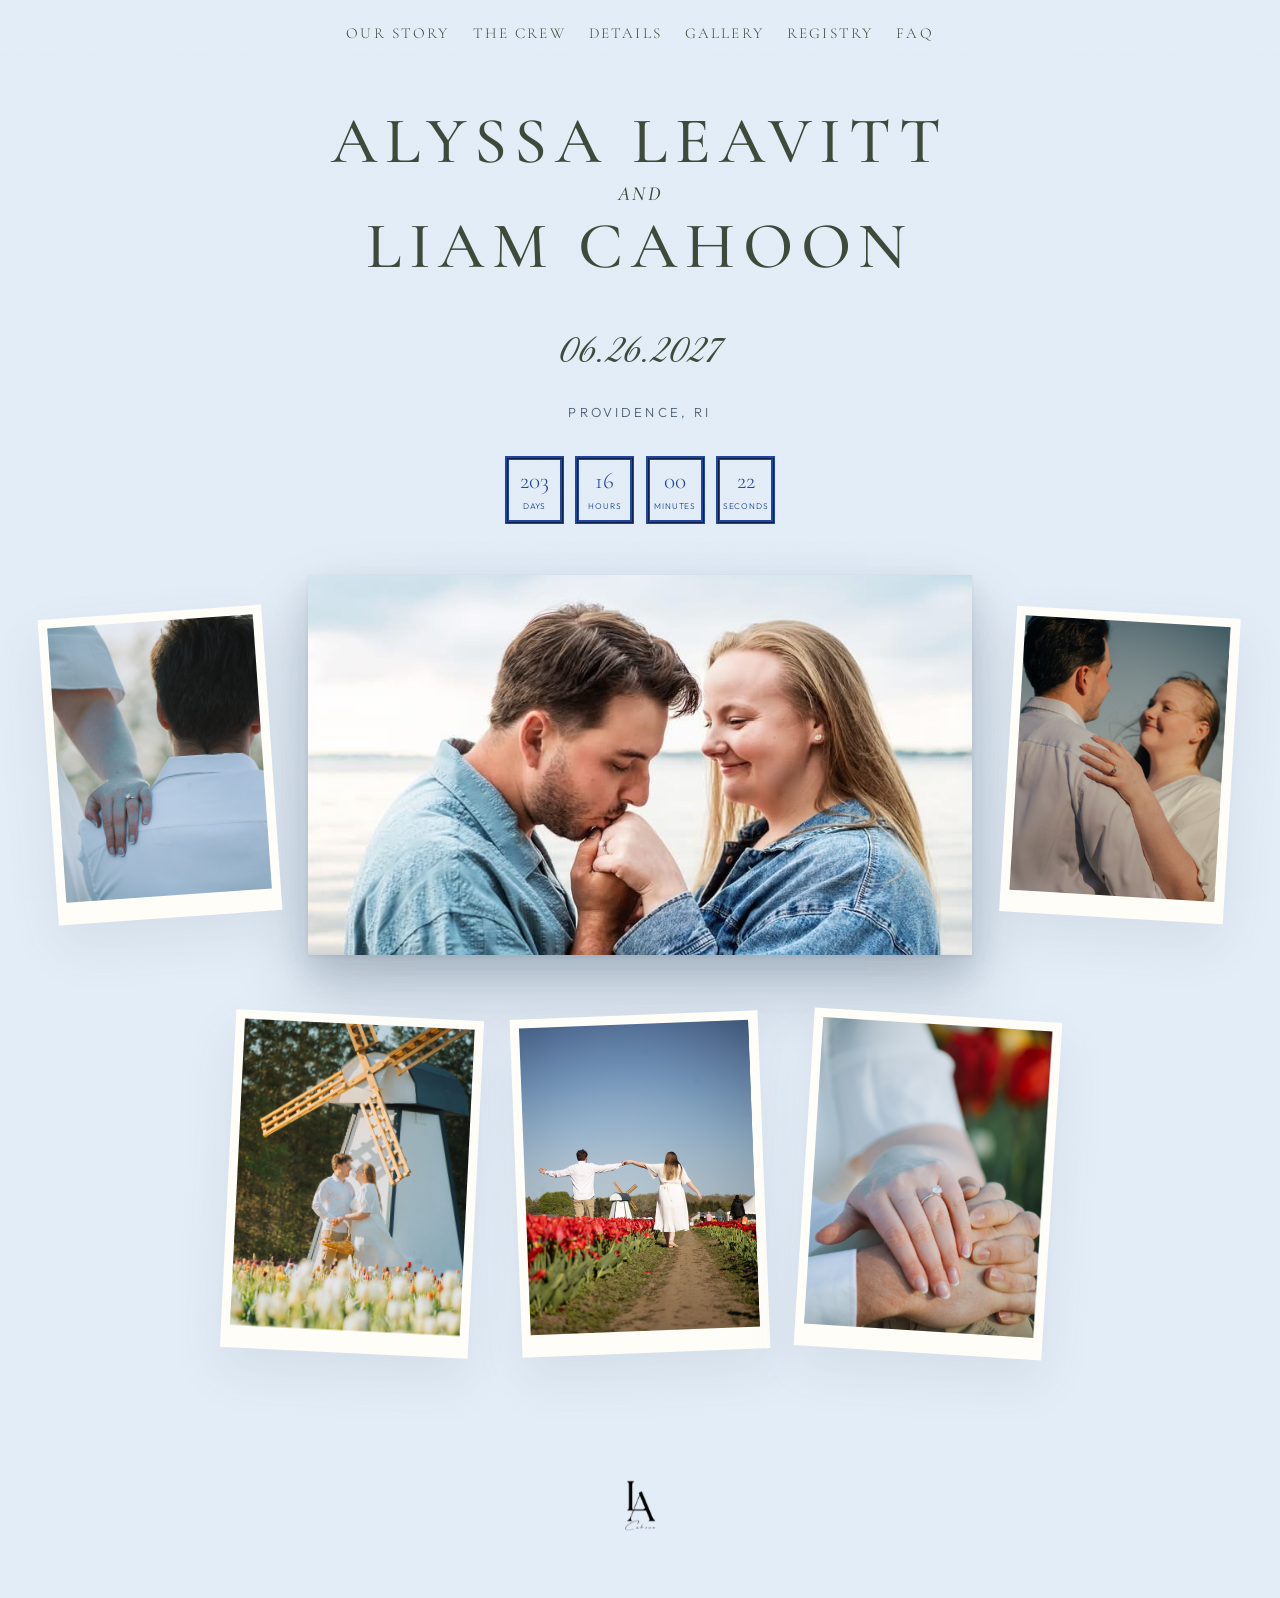
<file: index.html>
<!DOCTYPE html>
<html lang="en">
<head>
  <meta charset="UTF-8">
  <meta name="viewport" content="width=device-width, initial-scale=1.0">
  <meta http-equiv="refresh" content="0; url=pages/home.html">
  <link rel="canonical" href="pages/home.html">
  <link rel="icon" href="assets/images/Cahoon%20Logo.png" type="image/png">
  <title>Alyssa &amp; Liam Cahoon — June 26, 2027</title>
  <script>location.replace("pages/home.html");</script>
</head>
<body>
  <p><a href="pages/home.html">Continue to Alyssa &amp; Liam’s wedding site</a></p>
</body>
</html>
</file>
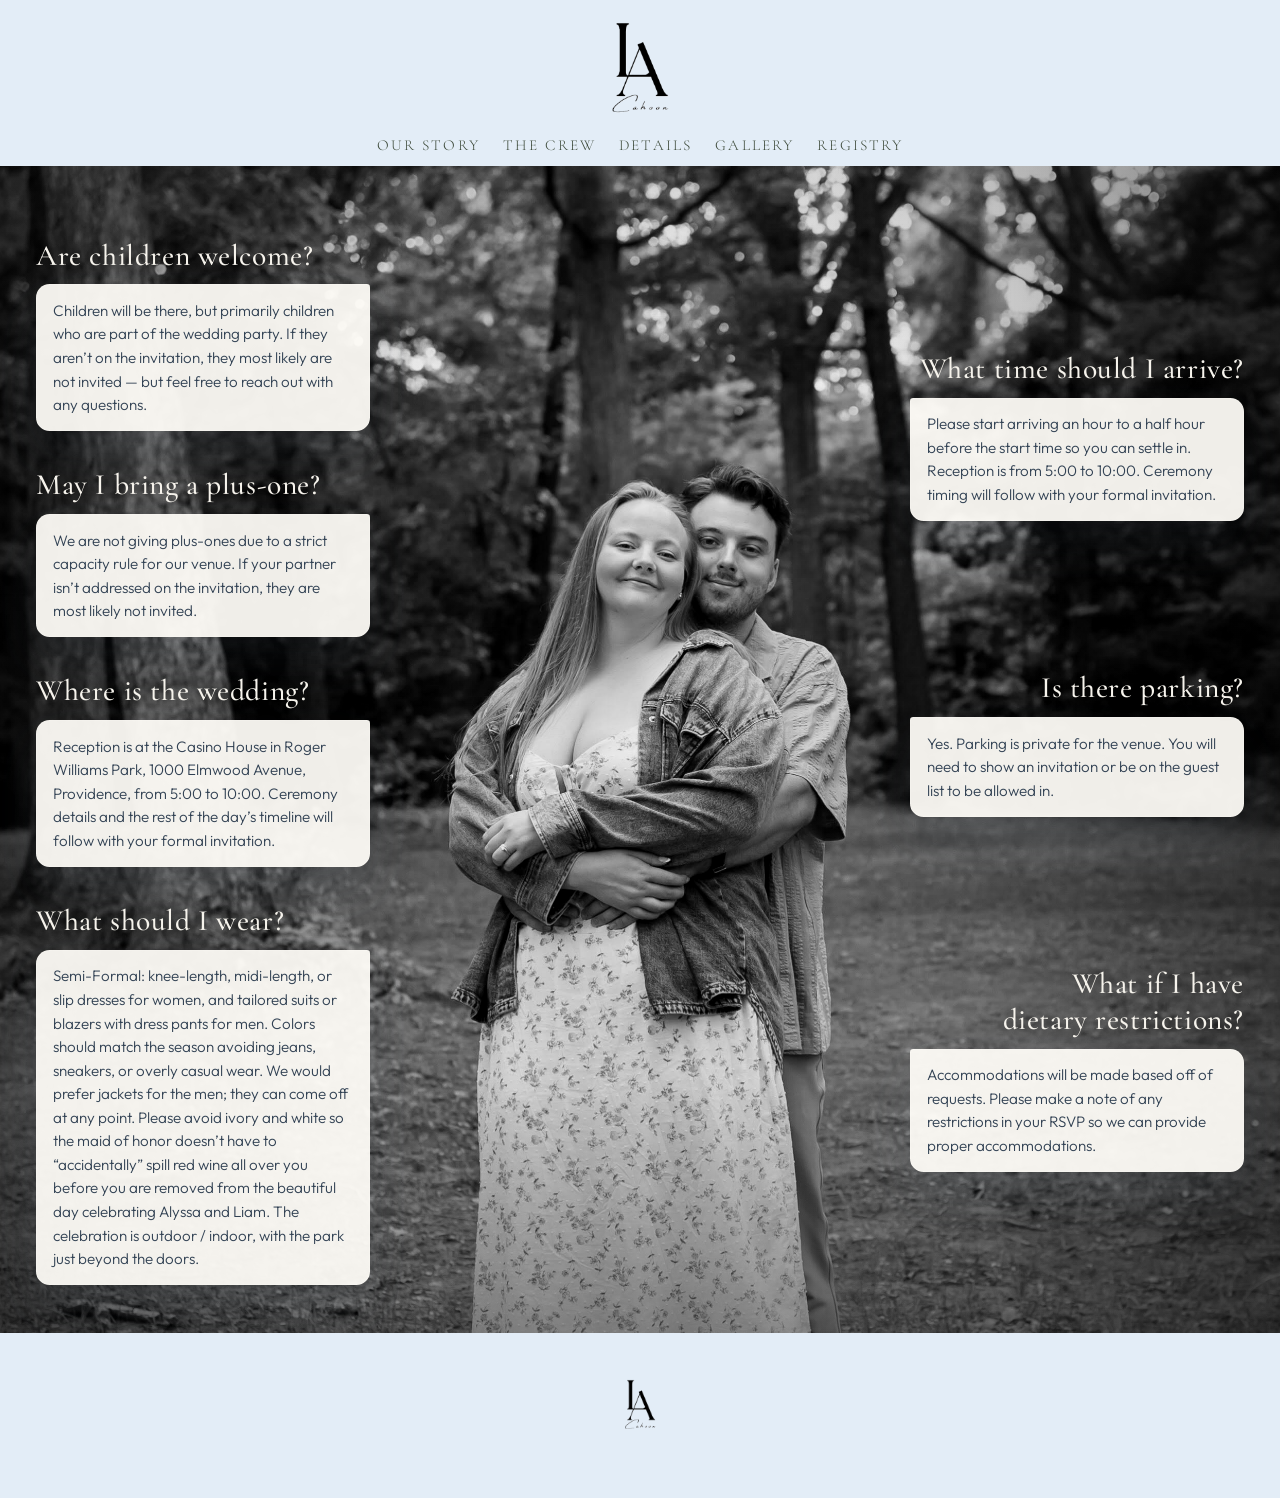
<file: pages/FAQs.html>
<!DOCTYPE html>
<html lang="en">
<head>
  <meta charset="UTF-8">
  <meta name="viewport" content="width=device-width, initial-scale=1.0">
  <meta name="description" content="Questions and answers for Alyssa and Liam Cahoon’s wedding at the Roger Williams Casino.">
  <meta name="theme-color" content="#e4edf3">
  <title>FAQs — Alyssa &amp; Liam Cahoon</title>
  <link rel="icon" href="../assets/images/Cahoon%20Logo.png" type="image/png">
  <link rel="apple-touch-icon" href="../assets/images/Cahoon%20Logo.png">
  <link rel="preconnect" href="https://fonts.googleapis.com">
  <link rel="preconnect" href="https://fonts.gstatic.com" crossorigin>
  <link href="https://fonts.googleapis.com/css2?family=Cormorant+Garamond:ital,wght@0,400;0,500;0,600;1,400;1,500&family=Great+Vibes&family=Outfit:wght@300;400;500&display=swap" rel="stylesheet">
  <link rel="stylesheet" href="../styles.css?v=155">
</head>
<body class="is-faq">
  <a class="skip-link" href="#main">Skip to content</a>
  <header class="masthead" data-header>
    <a class="brand" href="home.html"><img src="../assets/images/Cahoon%20Logo.png" alt="Alyssa and Liam Cahoon"></a>
    <button class="nav-toggle" type="button" data-nav-toggle aria-expanded="false" aria-controls="site-nav">
      <span class="nav-toggle-bar"></span>
      <span class="visually-hidden">Menu</span>
    </button>
    <nav class="site-nav" id="site-nav" data-nav>
      <ul class="nav-list">
        <li><a href="ourstory.html">Our Story</a></li>
        <li><a href="meetthecrew.html">The Crew</a></li>
        <li><a href="weddingdetails.html">Details</a></li>
        <li><a href="gallery.html">Gallery</a></li>
        <li><a href="registry.html">Registry</a></li>
        <li><a href="FAQs.html">FAQ</a></li>
        <!-- RSVP: uncomment when invitations go out
        <li><a href="rsvp.html">RSVP</a></li>
        -->
      </ul>
    </nav>
  </header>

  <main id="main" class="faq-page">
    <div class="faq-photo" aria-hidden="true"></div>
    <h1 class="visually-hidden">Questions</h1>
    <div class="faq-spread">
      <div class="faq-col faq-col-start">
        <article class="faq-item">
          <h2 class="faq-question">Are children welcome?</h2>
          <div class="faq-answer">
            <p>Children will be there, but primarily children who are part of the wedding party. If they aren’t on the invitation, they most likely are not invited — but feel free to reach out with any questions.</p>
          </div>
        </article>
        <article class="faq-item">
          <h2 class="faq-question">May I bring a plus-one?</h2>
          <div class="faq-answer">
            <p>We are not giving plus-ones due to a strict capacity rule for our venue. If your partner isn’t addressed on the invitation, they are most likely not invited.</p>
          </div>
        </article>
        <article class="faq-item">
          <h2 class="faq-question">Where is the wedding?</h2>
          <div class="faq-answer">
            <p>Reception is at the Casino House in Roger Williams Park, 1000 Elmwood Avenue, Providence, from 5:00 to 10:00. Ceremony details and the rest of the day’s timeline will follow with your formal invitation.</p>
          </div>
        </article>
        <article class="faq-item">
          <h2 class="faq-question">What should I wear?</h2>
          <div class="faq-answer">
            <p>Semi-Formal: knee-length, midi-length, or slip dresses for women, and tailored suits or blazers with dress pants for men. Colors should match the season avoiding jeans, sneakers, or overly casual wear. We would prefer jackets for the men; they can come off at any point. Please avoid ivory and white so the maid of honor doesn’t have to “accidentally” spill red wine all over you before you are removed from the beautiful day celebrating Alyssa and Liam. The celebration is outdoor / indoor, with the park just beyond the doors.</p>
          </div>
        </article>
      </div>
      <div class="faq-col faq-col-end">
        <article class="faq-item">
          <h2 class="faq-question">What time should I arrive?</h2>
          <div class="faq-answer">
            <p>Please start arriving an hour to a half hour before the start time so you can settle in. Reception is from 5:00 to 10:00. Ceremony timing will follow with your formal invitation.</p>
          </div>
        </article>
        <article class="faq-item">
          <h2 class="faq-question">Is there parking?</h2>
          <div class="faq-answer">
            <p>Yes. Parking is private for the venue. You will need to show an invitation or be on the guest list to be allowed in.</p>
          </div>
        </article>
        <article class="faq-item">
          <h2 class="faq-question">What if I have dietary restrictions?</h2>
          <div class="faq-answer">
            <p>Accommodations will be made based off of requests. Please make a note of any restrictions in your RSVP so we can provide proper accommodations.</p>
          </div>
        </article>
      </div>
    </div>
  </main>

  <footer class="site-footer">
    <a class="footer-logo" href="home.html"><img src="../assets/images/Cahoon%20Logo.png" alt="Alyssa and Liam Cahoon"></a>
  </footer>

  <script src="../script.js?v=3"></script>
</body>
</html>
</file>
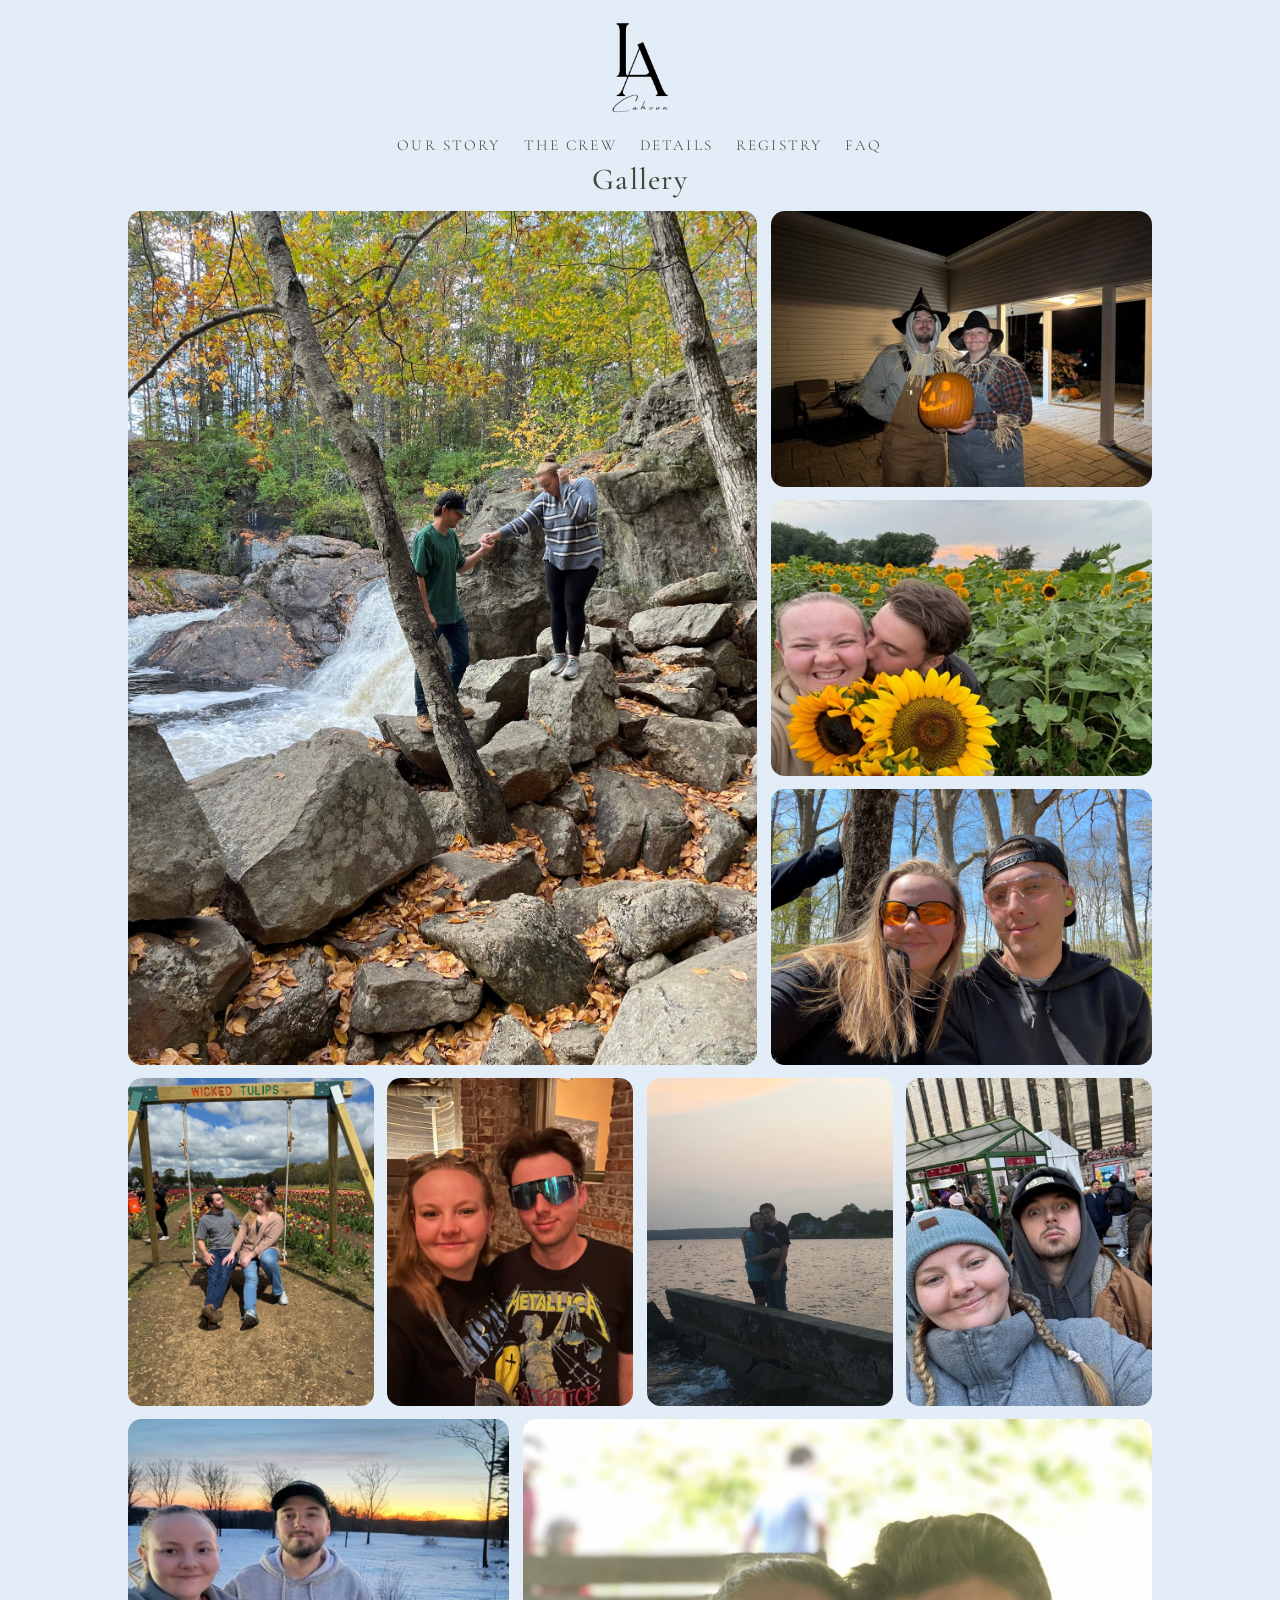
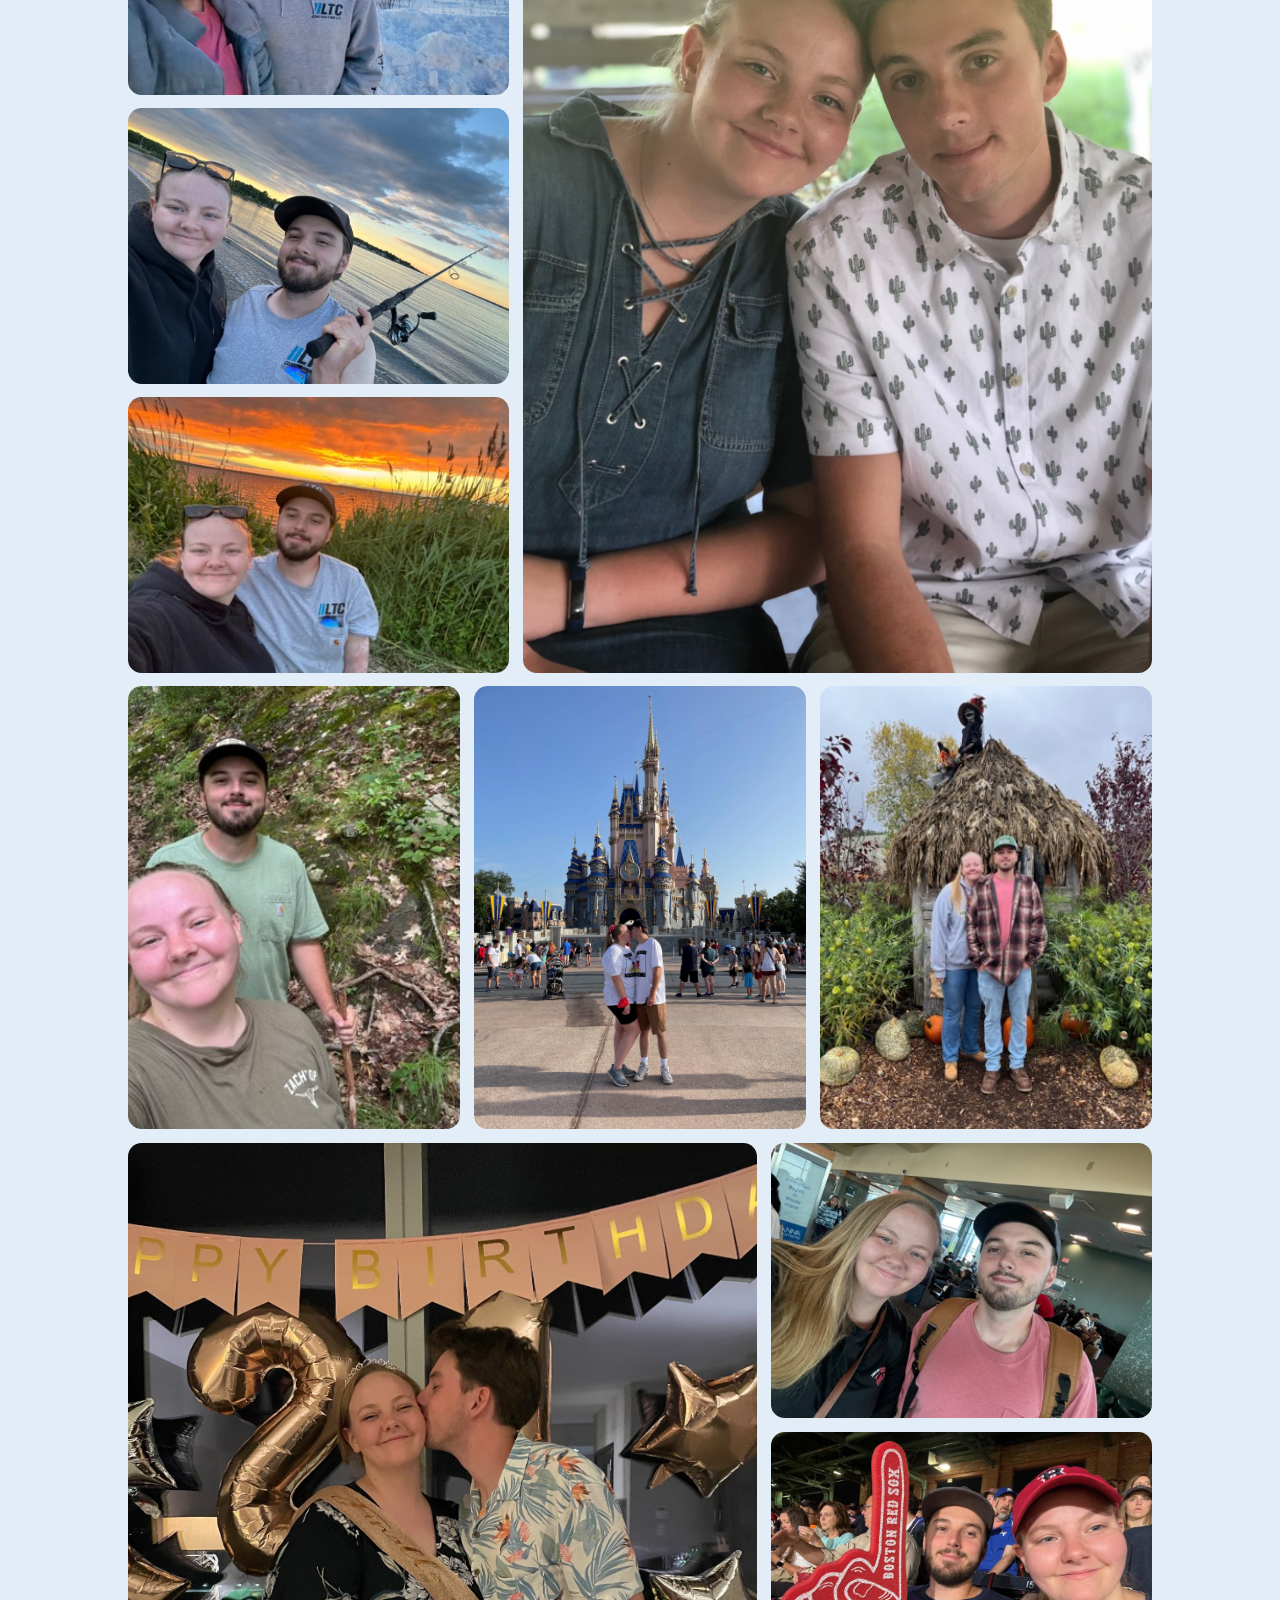
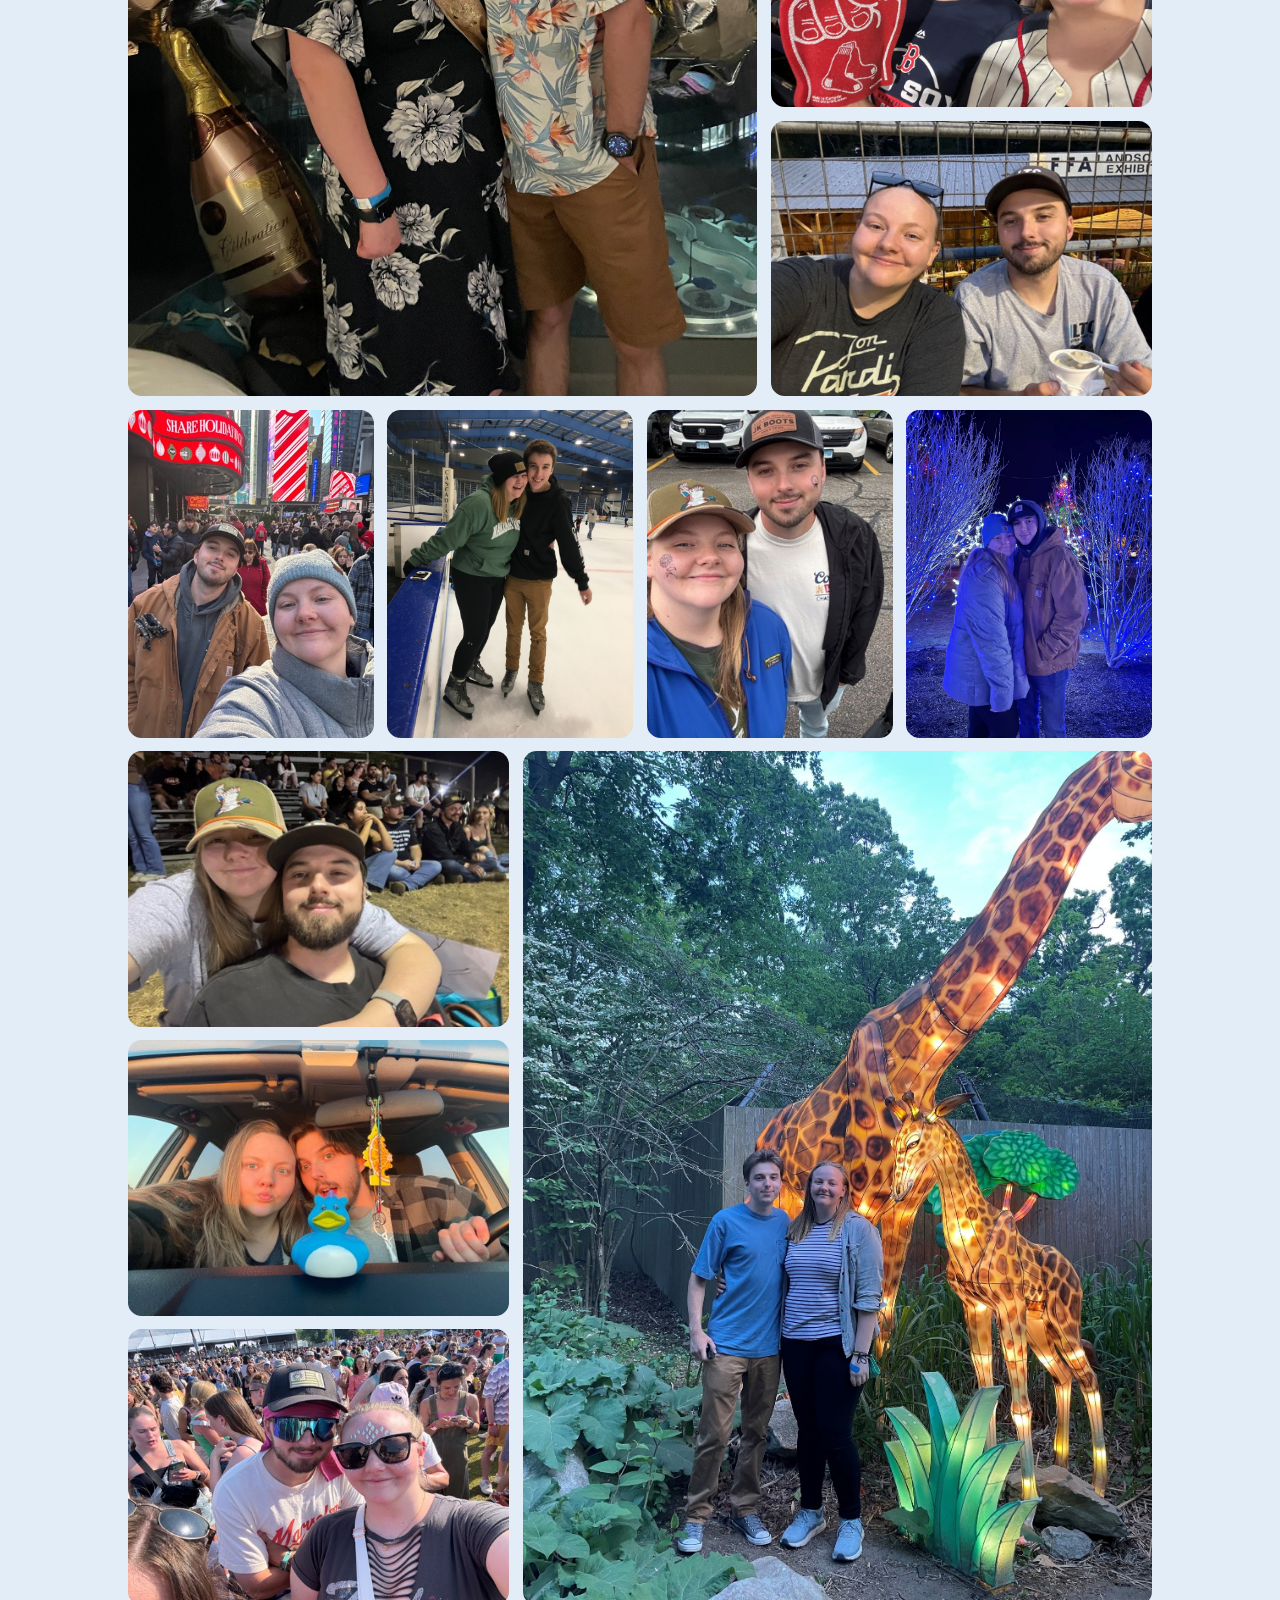
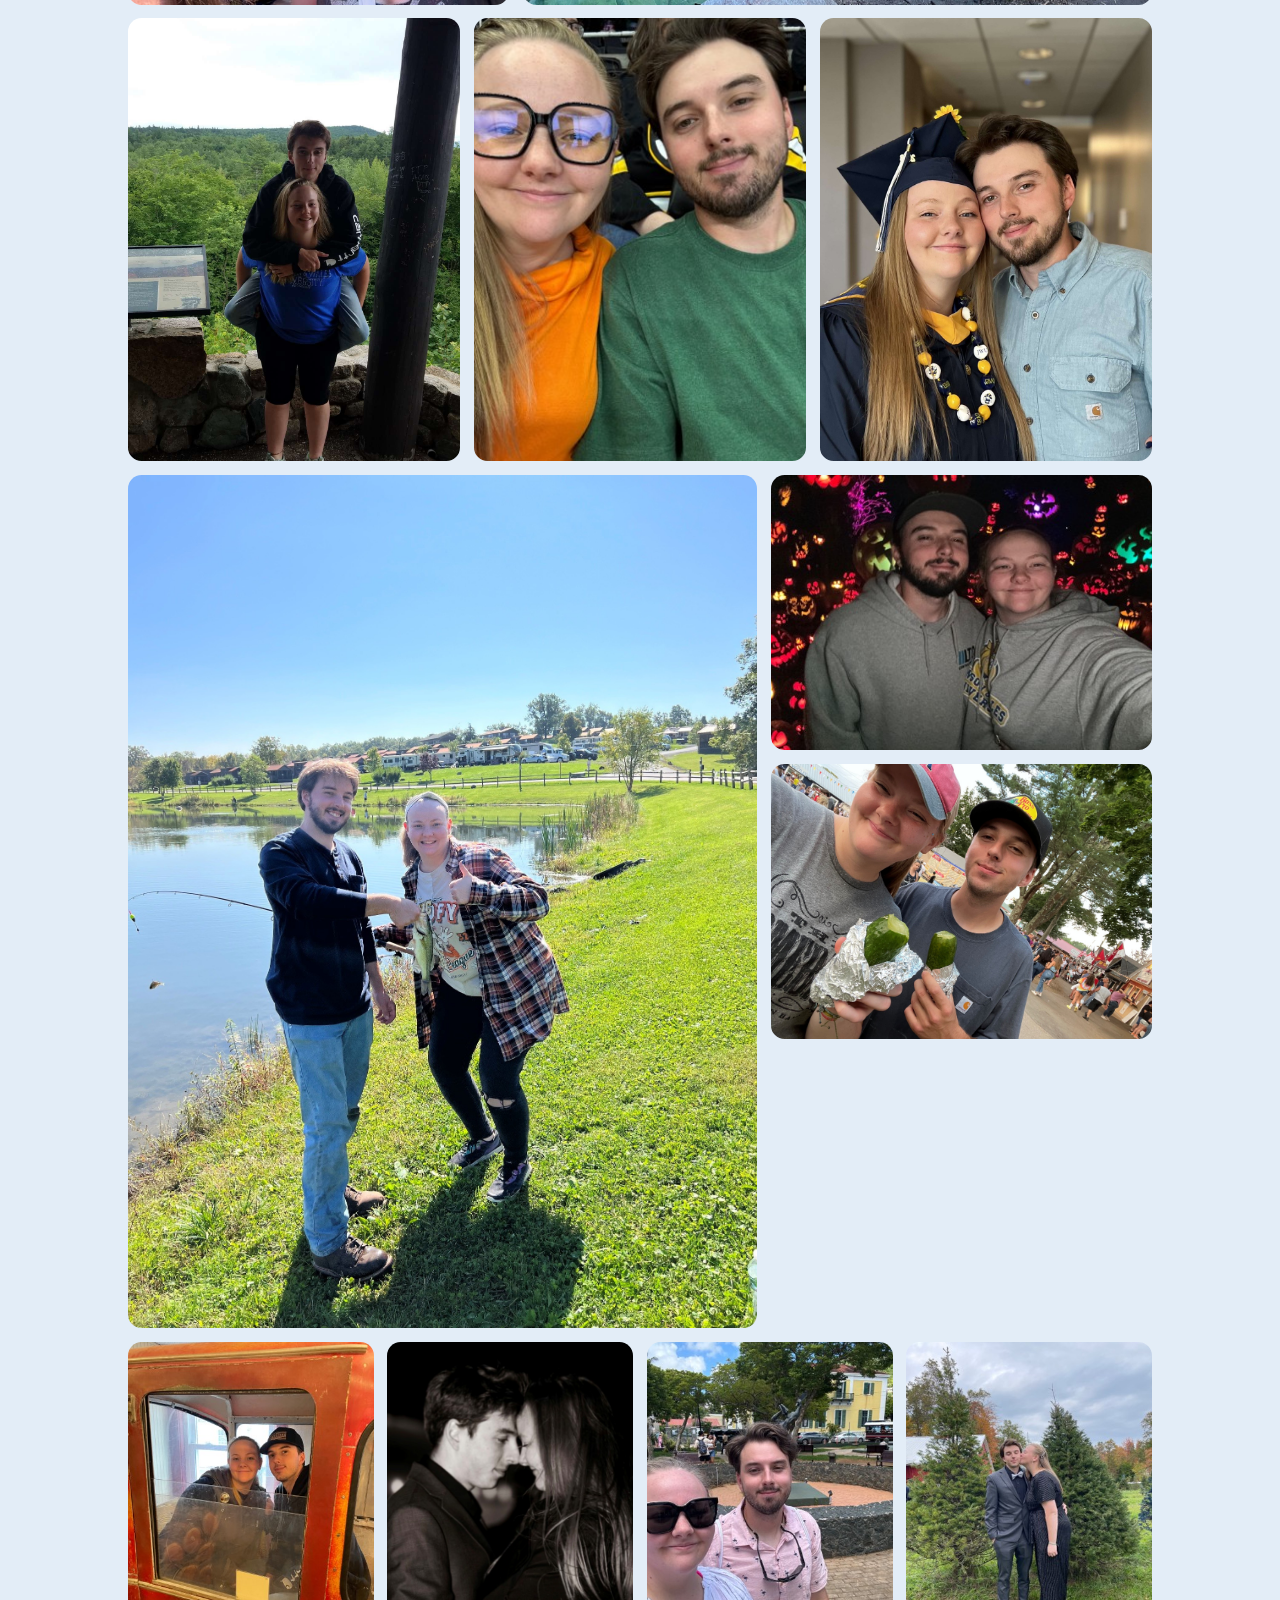
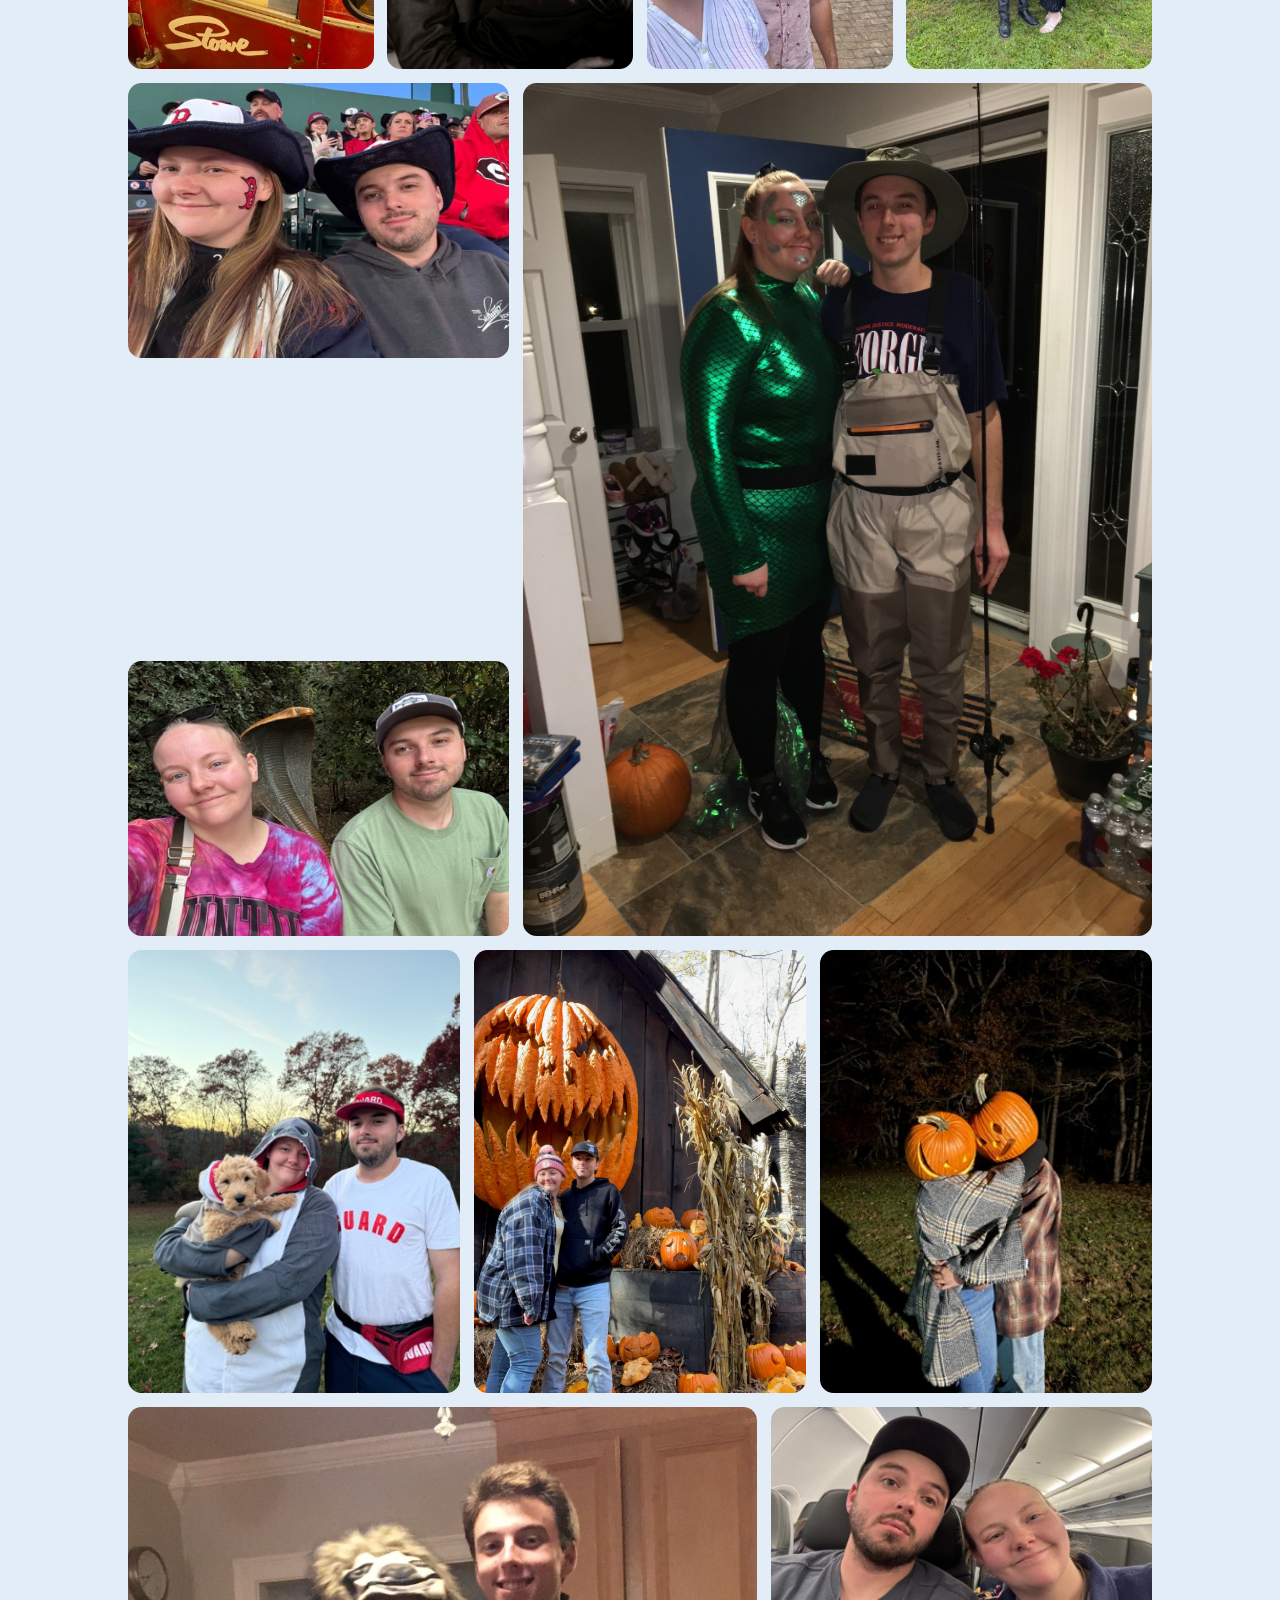
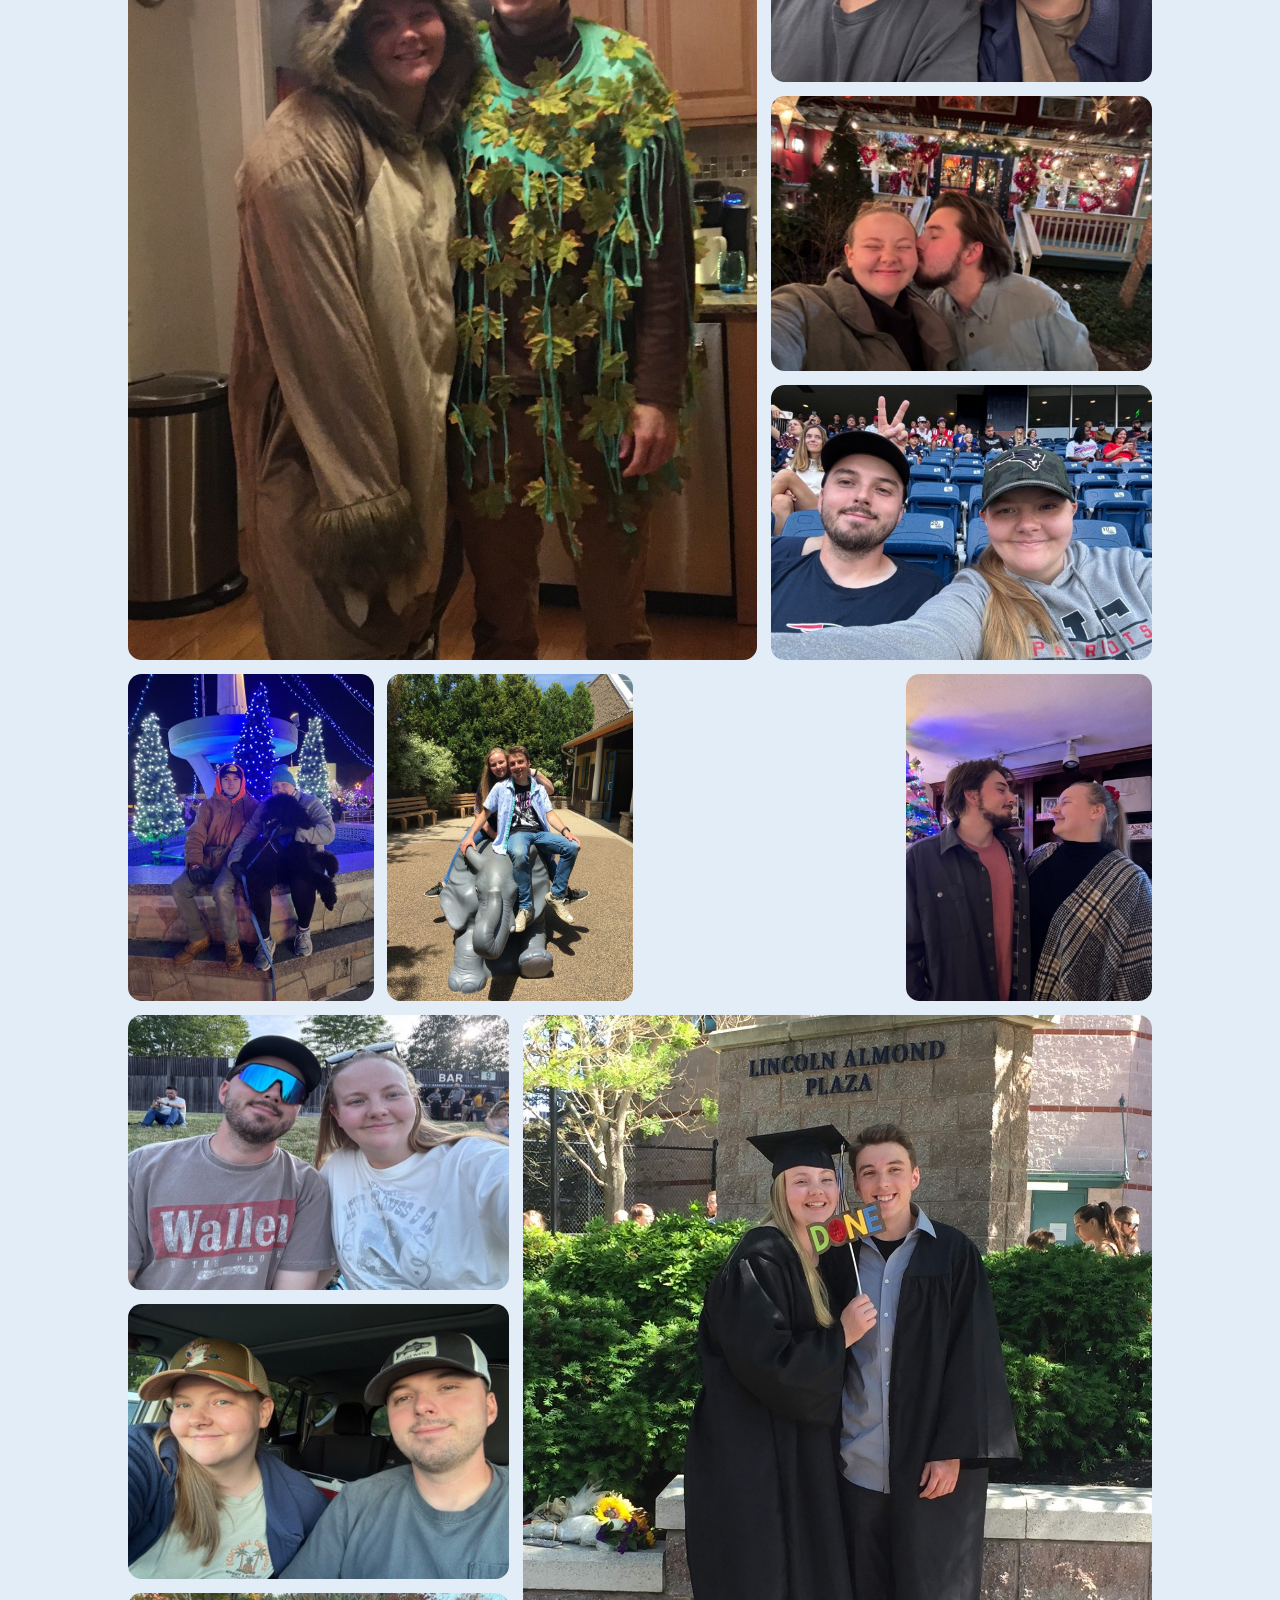
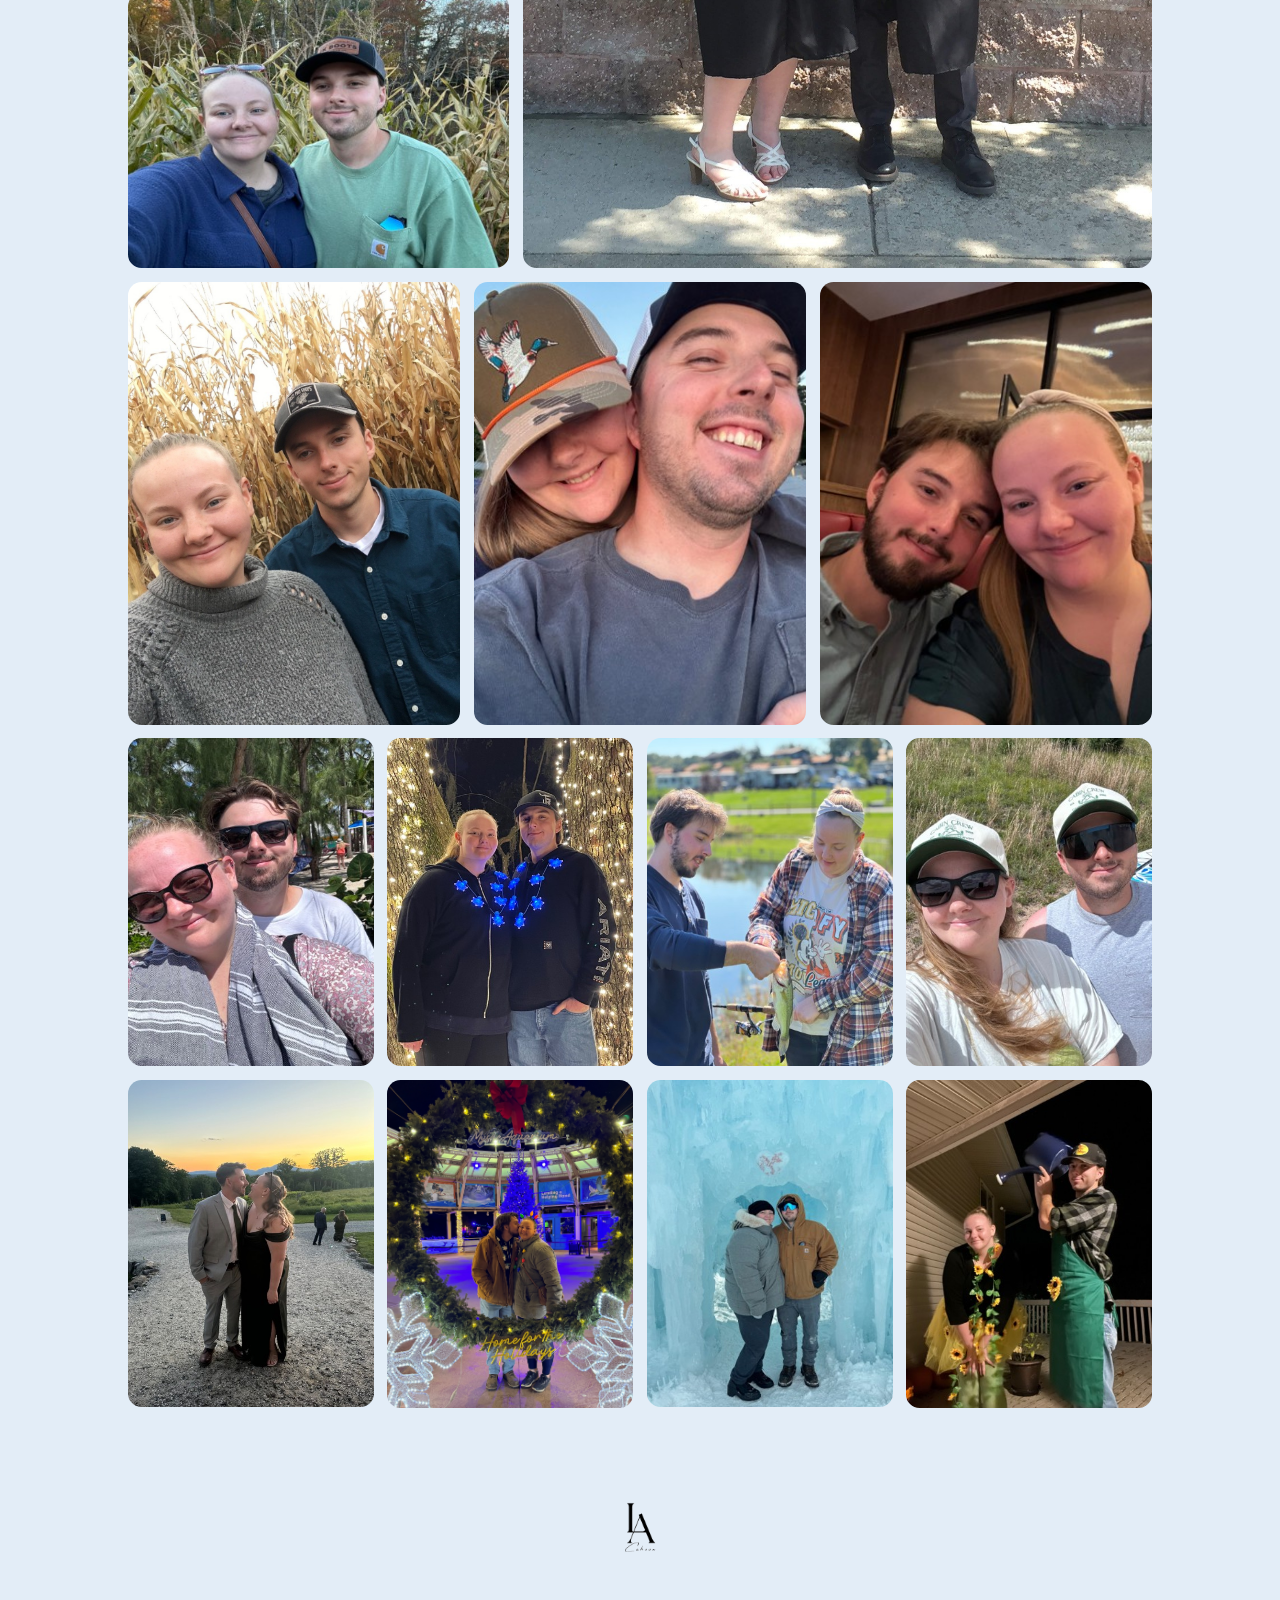
<file: pages/gallery.html>
<!DOCTYPE html>
<html lang="en">
<head>
  <meta charset="UTF-8">
  <meta name="viewport" content="width=device-width, initial-scale=1.0">
  <meta name="description" content="A gallery of Alyssa and Liam Cahoon.">
  <meta name="theme-color" content="#e3edf7">
  <title>Gallery — Alyssa &amp; Liam Cahoon</title>
  <link rel="icon" href="../assets/images/Cahoon%20Logo.png" type="image/png">
  <link rel="apple-touch-icon" href="../assets/images/Cahoon%20Logo.png">
  <link rel="preconnect" href="https://fonts.googleapis.com">
  <link rel="preconnect" href="https://fonts.gstatic.com" crossorigin>
  <link href="https://fonts.googleapis.com/css2?family=Cormorant+Garamond:ital,wght@0,400;0,500;0,600;1,400;1,500&family=Great+Vibes&family=Outfit:wght@300;400;500&display=swap" rel="stylesheet">
  <link rel="stylesheet" href="../styles.css?v=155">
</head>
<body class="is-gallery">
  <a class="skip-link" href="#main">Skip to content</a>
  <header class="masthead" data-header>
    <a class="brand" href="home.html"><img src="../assets/images/Cahoon%20Logo.png" alt="Alyssa and Liam Cahoon"></a>
    <button class="nav-toggle" type="button" data-nav-toggle aria-expanded="false" aria-controls="site-nav">
      <span class="nav-toggle-bar"></span>
      <span class="visually-hidden">Menu</span>
    </button>
    <nav class="site-nav" id="site-nav" data-nav>
      <ul class="nav-list">
        <li><a href="ourstory.html">Our Story</a></li>
        <li><a href="meetthecrew.html">The Crew</a></li>
        <li><a href="weddingdetails.html">Details</a></li>
        <li><a href="gallery.html">Gallery</a></li>
        <li><a href="registry.html">Registry</a></li>
        <li><a href="FAQs.html">FAQ</a></li>
        <!-- RSVP: uncomment when invitations go out
        <li><a href="rsvp.html">RSVP</a></li>
        -->
      </ul>
    </nav>
  </header>

  <main id="main">
    <section class="hero page-hero page-hero-compact">
      <h1 class="hero-names">
        <span class="hero-name">Gallery</span>
      </h1>
    </section>

    <section class="section gallery-section">
      <div class="gallery-mosaic">
      <article class="gallery-block">
        <figure class="gallery-hero">
          <img src="../assets/images/photos/gallery/hiking.jpg" alt="Alyssa and Liam" data-photo="hiking.jpg" loading="lazy" decoding="async">
        </figure>
        <figure class="gallery-tile">
          <img src="../assets/images/photos/gallery/Picture65.jpg" alt="Alyssa and Liam" data-photo="Picture65.jpg" loading="lazy" decoding="async">
        </figure>
        <figure class="gallery-tile">
          <img src="../assets/images/photos/gallery/Picture89.jpg" alt="Alyssa and Liam" data-photo="Picture89.jpg" loading="lazy" decoding="async">
        </figure>
        <figure class="gallery-tile">
          <img src="../assets/images/photos/gallery/10.jpg" alt="Alyssa and Liam" data-photo="10.jpg" loading="lazy" decoding="async">
        </figure>
      </article>
      <article class="gallery-row">
        <figure class="gallery-portrait">
          <img src="../assets/images/photos/gallery/23.jpg" alt="Alyssa and Liam" data-photo="23.jpg" loading="lazy" decoding="async">
        </figure>
        <figure class="gallery-portrait">
          <img src="../assets/images/photos/gallery/17.jpg" alt="Alyssa and Liam" data-photo="17.jpg" loading="lazy" decoding="async">
        </figure>
        <figure class="gallery-portrait">
          <img src="../assets/images/photos/gallery/1.jpg" alt="Alyssa and Liam" data-photo="1.jpg" loading="lazy" decoding="async">
        </figure>
        <figure class="gallery-portrait">
          <img src="../assets/images/photos/gallery/Picture57.jpg" alt="Alyssa and Liam" data-photo="Picture57.jpg" loading="lazy" decoding="async">
        </figure>
      </article>
      <article class="gallery-block gallery-block-flip">
        <figure class="gallery-hero">
          <img src="../assets/images/photos/gallery/4.jpg" alt="Alyssa and Liam" data-photo="4.jpg" loading="lazy" decoding="async">
        </figure>
        <figure class="gallery-tile">
          <img src="../assets/images/photos/gallery/Picture94.jpg" alt="Alyssa and Liam" data-photo="Picture94.jpg" loading="lazy" decoding="async">
        </figure>
        <figure class="gallery-tile">
          <img src="../assets/images/photos/gallery/Picture88.jpg" alt="Alyssa and Liam" data-photo="Picture88.jpg" loading="lazy" decoding="async">
        </figure>
        <figure class="gallery-tile">
          <img src="../assets/images/photos/gallery/Picture93.jpg" alt="Alyssa and Liam" data-photo="Picture93.jpg" loading="lazy" decoding="async">
        </figure>
      </article>
      <article class="gallery-row gallery-row-three">
        <figure class="gallery-portrait">
          <img src="../assets/images/photos/gallery/Picture62.jpg" alt="Alyssa and Liam" data-photo="Picture62.jpg" loading="lazy" decoding="async">
        </figure>
        <figure class="gallery-portrait">
          <img src="../assets/images/photos/gallery/13.jpg" alt="Alyssa and Liam" data-photo="13.jpg" loading="lazy" decoding="async">
        </figure>
        <figure class="gallery-portrait">
          <img src="../assets/images/photos/gallery/Picture54.jpg" alt="Alyssa and Liam" data-photo="Picture54.jpg" loading="lazy" decoding="async">
        </figure>
      </article>
      <article class="gallery-block">
        <figure class="gallery-hero">
          <img src="../assets/images/photos/gallery/16.jpg" alt="Alyssa and Liam" data-photo="16.jpg" loading="lazy" decoding="async">
        </figure>
        <figure class="gallery-tile">
          <img src="../assets/images/photos/gallery/Picture73.jpg" alt="Alyssa and Liam" data-photo="Picture73.jpg" loading="lazy" decoding="async">
        </figure>
        <figure class="gallery-tile">
          <img src="../assets/images/photos/gallery/20.jpg" alt="Alyssa and Liam" data-photo="20.jpg" loading="lazy" decoding="async">
        </figure>
        <figure class="gallery-tile">
          <img src="../assets/images/photos/gallery/Picture90.jpg" alt="Alyssa and Liam" data-photo="Picture90.jpg" loading="lazy" decoding="async">
        </figure>
      </article>
      <article class="gallery-row">
        <figure class="gallery-portrait">
          <img src="../assets/images/photos/gallery/Picture58.jpg" alt="Alyssa and Liam" data-photo="Picture58.jpg" loading="lazy" decoding="async">
        </figure>
        <figure class="gallery-portrait">
          <img src="../assets/images/photos/gallery/ice%20skating.jpg" alt="Alyssa and Liam" data-photo="ice skating.jpg" loading="lazy" decoding="async">
        </figure>
        <figure class="gallery-portrait">
          <img src="../assets/images/photos/gallery/Picture61.jpg" alt="Alyssa and Liam" data-photo="Picture61.jpg" loading="lazy" decoding="async">
        </figure>
        <figure class="gallery-portrait">
          <img src="../assets/images/photos/gallery/9.jpg" alt="Alyssa and Liam" data-photo="9.jpg" loading="lazy" decoding="async">
        </figure>
      </article>
      <article class="gallery-block gallery-block-flip">
        <figure class="gallery-hero">
          <img src="../assets/images/photos/gallery/11.jpg" alt="Alyssa and Liam" data-photo="11.jpg" loading="lazy" decoding="async">
        </figure>
        <figure class="gallery-tile">
          <img src="../assets/images/photos/gallery/Picture63.jpg" alt="Alyssa and Liam" data-photo="Picture63.jpg" loading="lazy" decoding="async">
        </figure>
        <figure class="gallery-tile">
          <img src="../assets/images/photos/gallery/Picture96.jpg" alt="Alyssa and Liam" data-photo="Picture96.jpg" loading="lazy" decoding="async">
        </figure>
        <figure class="gallery-tile">
          <img src="../assets/images/photos/gallery/Picture87.jpg" alt="Alyssa and Liam" data-photo="Picture87.jpg" loading="lazy" decoding="async">
        </figure>
      </article>
      <article class="gallery-row gallery-row-three">
        <figure class="gallery-portrait">
          <img src="../assets/images/photos/gallery/6.jpg" alt="Alyssa and Liam" data-photo="6.jpg" loading="lazy" decoding="async">
        </figure>
        <figure class="gallery-portrait">
          <img src="../assets/images/photos/gallery/Picture64.jpg" alt="Alyssa and Liam" data-photo="Picture64.jpg" loading="lazy" decoding="async">
        </figure>
        <figure class="gallery-portrait">
          <img src="../assets/images/photos/gallery/19.jpg" alt="Alyssa and Liam" data-photo="19.jpg" loading="lazy" decoding="async">
        </figure>
      </article>
      <article class="gallery-block">
        <figure class="gallery-hero">
          <img src="../assets/images/photos/gallery/21.jpg" alt="Alyssa and Liam" data-photo="21.jpg" loading="lazy" decoding="async">
        </figure>
        <figure class="gallery-tile">
          <img src="../assets/images/photos/gallery/Picture84.jpg" alt="Alyssa and Liam" data-photo="Picture84.jpg" loading="lazy" decoding="async">
        </figure>
        <figure class="gallery-tile">
          <img src="../assets/images/photos/gallery/12.jpg" alt="Alyssa and Liam" data-photo="12.jpg" loading="lazy" decoding="async">
        </figure>
        <figure class="gallery-tile">
          <img src="../assets/images/photos/gallery/pumpkin.jpg" alt="Alyssa and Liam" data-photo="pumpkin.jpg" loading="lazy" decoding="async">
        </figure>
      </article>
      <article class="gallery-row">
        <figure class="gallery-portrait">
          <img src="../assets/images/photos/gallery/Picture80.jpg" alt="Alyssa and Liam" data-photo="Picture80.jpg" loading="lazy" decoding="async">
        </figure>
        <figure class="gallery-portrait">
          <img src="../assets/images/photos/gallery/forehead.jpg" alt="Alyssa and Liam" data-photo="forehead.jpg" loading="lazy" decoding="async">
        </figure>
        <figure class="gallery-portrait">
          <img src="../assets/images/photos/gallery/Picture75.jpg" alt="Alyssa and Liam" data-photo="Picture75.jpg" loading="lazy" decoding="async">
        </figure>
        <figure class="gallery-portrait">
          <img src="../assets/images/photos/gallery/Picture78.jpg" alt="Alyssa and Liam" data-photo="Picture78.jpg" loading="lazy" decoding="async">
        </figure>
      </article>
      <article class="gallery-block gallery-block-flip">
        <figure class="gallery-hero">
          <img src="../assets/images/photos/gallery/8.jpg" alt="Alyssa and Liam" data-photo="8.jpg" loading="lazy" decoding="async">
        </figure>
        <figure class="gallery-tile">
          <img src="../assets/images/photos/gallery/Picture68.jpg" alt="Alyssa and Liam" data-photo="Picture68.jpg" loading="lazy" decoding="async">
        </figure>
        <figure class="gallery-tile">
          <img src="../assets/images/photos/gallery/15.jpg" alt="Alyssa and Liam" data-photo="15.jpg" loading="lazy" decoding="async">
        </figure>
        <figure class="gallery-tile">
          <img src="../assets/images/photos/gallery/Picture67.jpg" alt="Alyssa and Liam" data-photo="Picture67.jpg" loading="lazy" decoding="async">
        </figure>
      </article>
      <article class="gallery-row gallery-row-three">
        <figure class="gallery-portrait">
          <img src="../assets/images/photos/gallery/Picture56.jpg" alt="Alyssa and Liam" data-photo="Picture56.jpg" loading="lazy" decoding="async">
        </figure>
        <figure class="gallery-portrait">
          <img src="../assets/images/photos/gallery/18.jpg" alt="Alyssa and Liam" data-photo="18.jpg" loading="lazy" decoding="async">
        </figure>
        <figure class="gallery-portrait">
          <img src="../assets/images/photos/gallery/Picture55.jpg" alt="Alyssa and Liam" data-photo="Picture55.jpg" loading="lazy" decoding="async">
        </figure>
      </article>
      <article class="gallery-block">
        <figure class="gallery-hero">
          <img src="../assets/images/photos/gallery/5.jpg" alt="Alyssa and Liam" data-photo="5.jpg" loading="lazy" decoding="async">
        </figure>
        <figure class="gallery-tile">
          <img src="../assets/images/photos/gallery/Picture66.jpg" alt="Alyssa and Liam" data-photo="Picture66.jpg" loading="lazy" decoding="async">
        </figure>
        <figure class="gallery-tile">
          <img src="../assets/images/photos/gallery/Picture95.jpg" alt="Alyssa and Liam" data-photo="Picture95.jpg" loading="lazy" decoding="async">
        </figure>
        <figure class="gallery-tile">
          <img src="../assets/images/photos/gallery/Picture91.jpg" alt="Alyssa and Liam" data-photo="Picture91.jpg" loading="lazy" decoding="async">
        </figure>
      </article>
      <article class="gallery-row">
        <figure class="gallery-portrait">
          <img src="../assets/images/photos/gallery/Picture76.jpg" alt="Alyssa and Liam" data-photo="Picture76.jpg" loading="lazy" decoding="async">
        </figure>
        <figure class="gallery-portrait">
          <img src="../assets/images/photos/gallery/3.jpg" alt="Alyssa and Liam" data-photo="3.jpg" loading="lazy" decoding="async">
        </figure>
        <figure class="gallery-portrait">
          <img src="../assets/images/photos/gallery/14.jpg" alt="Alyssa and Liam" data-photo="14.jpg" loading="lazy" decoding="async">
        </figure>
        <figure class="gallery-portrait">
          <img src="../assets/images/photos/gallery/Picture86.jpg" alt="Alyssa and Liam" data-photo="Picture86.jpg" loading="lazy" decoding="async">
        </figure>
      </article>
      <article class="gallery-block gallery-block-flip">
        <figure class="gallery-hero">
          <img src="../assets/images/photos/gallery/2.jpg" alt="Alyssa and Liam" data-photo="2.jpg" loading="lazy" decoding="async">
        </figure>
        <figure class="gallery-tile">
          <img src="../assets/images/photos/gallery/Picture69.jpg" alt="Alyssa and Liam" data-photo="Picture69.jpg" loading="lazy" decoding="async">
        </figure>
        <figure class="gallery-tile">
          <img src="../assets/images/photos/gallery/Picture59.jpg" alt="Alyssa and Liam" data-photo="Picture59.jpg" loading="lazy" decoding="async">
        </figure>
        <figure class="gallery-tile">
          <img src="../assets/images/photos/gallery/Picture72.jpg" alt="Alyssa and Liam" data-photo="Picture72.jpg" loading="lazy" decoding="async">
        </figure>
      </article>
      <article class="gallery-row gallery-row-three">
        <figure class="gallery-portrait">
          <img src="../assets/images/photos/gallery/7.jpg" alt="Alyssa and Liam" data-photo="7.jpg" loading="lazy" decoding="async">
        </figure>
        <figure class="gallery-portrait">
          <img src="../assets/images/photos/gallery/Picture60.jpg" alt="Alyssa and Liam" data-photo="Picture60.jpg" loading="lazy" decoding="async">
        </figure>
        <figure class="gallery-portrait">
          <img src="../assets/images/photos/gallery/Picture85.jpg" alt="Alyssa and Liam" data-photo="Picture85.jpg" loading="lazy" decoding="async">
        </figure>
      </article>
      <article class="gallery-row">
        <figure class="gallery-portrait">
          <img src="../assets/images/photos/gallery/Picture74.jpg" alt="Alyssa and Liam" data-photo="Picture74.jpg" loading="lazy" decoding="async">
        </figure>
        <figure class="gallery-portrait">
          <img src="../assets/images/photos/gallery/Picture81.jpg" alt="Alyssa and Liam" data-photo="Picture81.jpg" loading="lazy" decoding="async">
        </figure>
        <figure class="gallery-portrait">
          <img src="../assets/images/photos/gallery/Picture83.jpg" alt="Alyssa and Liam" data-photo="Picture83.jpg" loading="lazy" decoding="async">
        </figure>
        <figure class="gallery-portrait">
          <img src="../assets/images/photos/gallery/Picture70.jpg" alt="Alyssa and Liam" data-photo="Picture70.jpg" loading="lazy" decoding="async">
        </figure>
      </article>
      <article class="gallery-row">
        <figure class="gallery-portrait">
          <img src="../assets/images/photos/gallery/Picture92.jpg" alt="Alyssa and Liam" data-photo="Picture92.jpg" loading="lazy" decoding="async">
        </figure>
        <figure class="gallery-portrait">
          <img src="../assets/images/photos/gallery/22.jpg" alt="Alyssa and Liam" data-photo="22.jpg" loading="lazy" decoding="async">
        </figure>
        <figure class="gallery-portrait">
          <img src="../assets/images/photos/gallery/Picture71.jpg" alt="Alyssa and Liam" data-photo="Picture71.jpg" loading="lazy" decoding="async">
        </figure>
        <figure class="gallery-portrait">
          <img src="../assets/images/photos/gallery/Picture79.jpg" alt="Alyssa and Liam" data-photo="Picture79.jpg" loading="lazy" decoding="async">
        </figure>
      </article>
      </div>
    </section>
  </main>

  <footer class="site-footer">
    <a class="footer-logo" href="home.html"><img src="../assets/images/Cahoon%20Logo.png" alt="Alyssa and Liam Cahoon"></a>
  </footer>

  <script src="../script.js"></script>
</body>
</html>
</file>
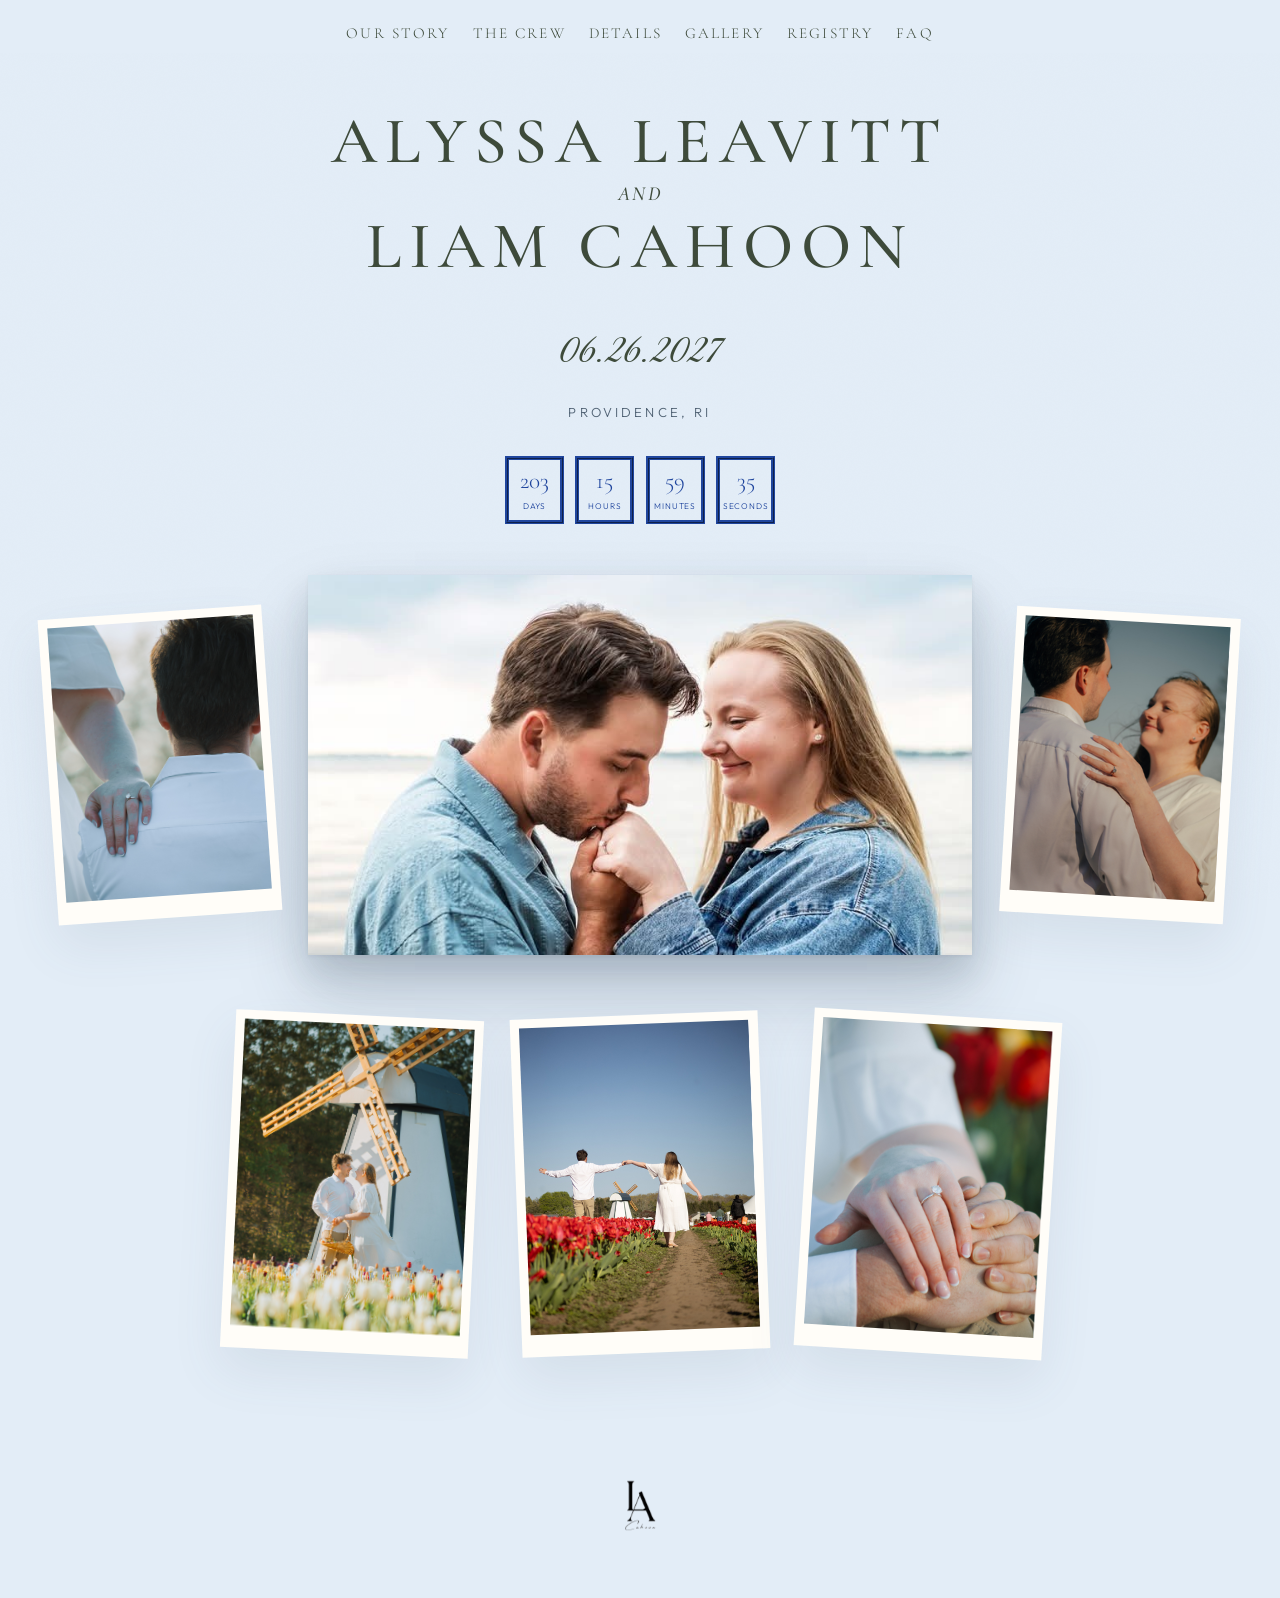
<file: pages/home.html>
<!DOCTYPE html>
<html lang="en">
<head>
  <meta charset="UTF-8">
  <meta name="viewport" content="width=device-width, initial-scale=1.0">
  <meta name="description" content="Alyssa and Liam Cahoon are getting married on June 26, 2027, at the Roger Williams Casino in Providence, Rhode Island.">
  <meta name="theme-color" content="#e3edf7">
  <title>Home — Alyssa &amp; Liam Cahoon</title>
  <link rel="icon" href="../assets/images/Cahoon%20Logo.png" type="image/png">
  <link rel="apple-touch-icon" href="../assets/images/Cahoon%20Logo.png">
  <link rel="preconnect" href="https://fonts.googleapis.com">
  <link rel="preconnect" href="https://fonts.gstatic.com" crossorigin>
  <link href="https://fonts.googleapis.com/css2?family=Cormorant+Garamond:ital,wght@0,400;0,500;0,600;1,400;1,500&family=Great+Vibes&family=Outfit:wght@300;400;500&display=swap" rel="stylesheet">
  <link rel="stylesheet" href="../styles.css?v=139">
</head>
<body class="is-home">
  <a class="skip-link" href="#main">Skip to content</a>
  <header class="masthead" data-header>
    <button class="nav-toggle" type="button" data-nav-toggle aria-expanded="false" aria-controls="site-nav">
      <span class="nav-toggle-bar"></span>
      <span class="visually-hidden">Menu</span>
    </button>
    <nav class="site-nav" id="site-nav" data-nav>
      <ul class="nav-list">
        <li><a href="ourstory.html">Our Story</a></li>
        <li><a href="meetthecrew.html">The Crew</a></li>
        <li><a href="weddingdetails.html">Details</a></li>
        <li><a href="gallery.html">Gallery</a></li>
        <li><a href="registry.html">Registry</a></li>
        <li><a href="FAQs.html">FAQ</a></li>
        <!-- RSVP: uncomment when invitations go out
        <li><a href="rsvp.html">RSVP</a></li>
        -->
      </ul>
    </nav>
  </header>

  <main id="main">
    <section class="home-invite">
      <h1 class="home-names">
        <span>Alyssa Leavitt</span>
        <span class="home-and">and</span>
        <span>Liam Cahoon</span>
      </h1>
      <p class="home-date"><time datetime="2027-06-26">06.26.2027</time></p>
      <p class="home-place">Providence, RI</p>
      <div class="countdown" id="countdown" data-countdown aria-live="polite">
        <div class="countdown-item">
          <span class="countdown-value" id="count-days">00</span>
          <span class="countdown-label">Days</span>
        </div>
        <div class="countdown-item">
          <span class="countdown-value" id="count-hours">00</span>
          <span class="countdown-label">Hours</span>
        </div>
        <div class="countdown-item">
          <span class="countdown-value" id="count-minutes">00</span>
          <span class="countdown-label">Minutes</span>
        </div>
        <div class="countdown-item">
          <span class="countdown-value" id="count-seconds">00</span>
          <span class="countdown-label">Seconds</span>
        </div>
      </div>
    </section>
    <section class="home-spread">
      <figure class="home-shot home-shot-side home-shot-a">
        <img src="../assets/images/Save%20the%20Date%20Ideas.png" alt="Alyssa’s hand with her engagement ring on Liam’s shoulder" data-photo="save-ring">
      </figure>
      <figure class="home-shot home-shot-hero">
        <img src="../assets/images/home%20page.jpg" alt="Alyssa and Liam">
      </figure>
      <figure class="home-shot home-shot-side home-shot-b">
        <img src="../assets/images/photos/Save%20the%20Date%20Ideas.png" alt="Alyssa and Liam looking at each other" data-photo="save-faces">
      </figure>
    </section>
    <section class="home-spread home-spread-lower">
      <figure class="home-shot home-shot-side home-shot-c">
        <img src="../assets/images/photos/Save%20the%20Date%20Ideas3.png" alt="Alyssa and Liam in front of a windmill" data-photo="save-windmill">
      </figure>
      <figure class="home-shot home-shot-side home-shot-d">
        <img src="../assets/images/photos/Save%20the%20Date%20Ideas1.png" alt="Alyssa and Liam walking through a tulip field" data-photo="save-tulips">
      </figure>
      <figure class="home-shot home-shot-side home-shot-e">
        <img src="../assets/images/photos/Save%20the%20Date%20Ideas2.png" alt="Alyssa and Liam holding hands, showing the engagement ring" data-photo="save-hands">
      </figure>
    </section>
  </main>

  <footer class="site-footer">
    <a class="footer-logo" href="home.html"><img src="../assets/images/Cahoon%20Logo.png" alt="Alyssa and Liam Cahoon"></a>
  </footer>
  <script>
    (function () {
      var daysEl = document.getElementById("count-days");
      var hoursEl = document.getElementById("count-hours");
      var minutesEl = document.getElementById("count-minutes");
      var secondsEl = document.getElementById("count-seconds");
      if (!daysEl || !hoursEl || !minutesEl || !secondsEl) return;

      function pad(value) {
        return String(value).padStart(2, "0");
      }

      function tick() {
        var target = new Date(2027, 5, 26, 15, 0, 0).getTime();
        var left = Math.max(0, target - Date.now());
        var total = Math.floor(left / 1000);
        daysEl.textContent = String(Math.floor(total / 86400));
        hoursEl.textContent = pad(Math.floor((total % 86400) / 3600));
        minutesEl.textContent = pad(Math.floor((total % 3600) / 60));
        secondsEl.textContent = pad(total % 60);
      }

      tick();
      window.setInterval(tick, 1000);
    })();
  </script>
  <script src="../script.js?v=2"></script>
</body>
</html>
</file>
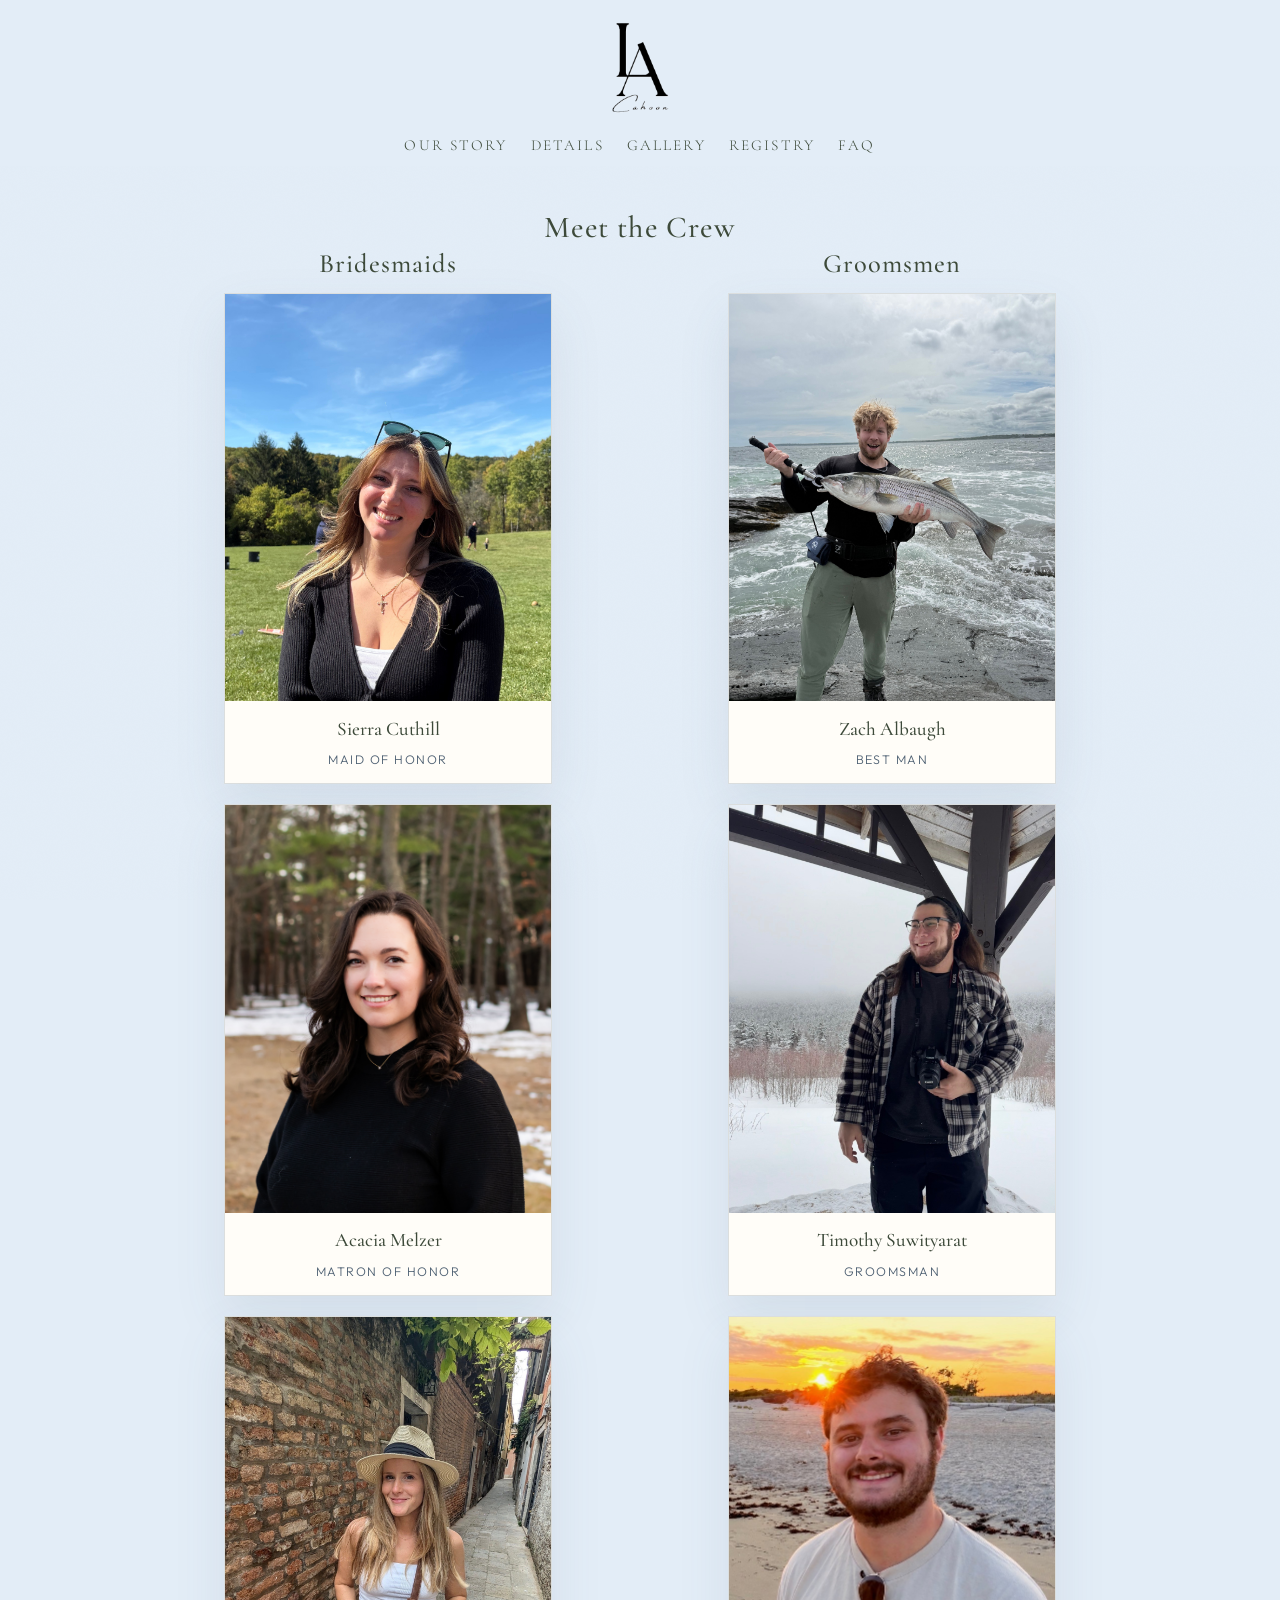
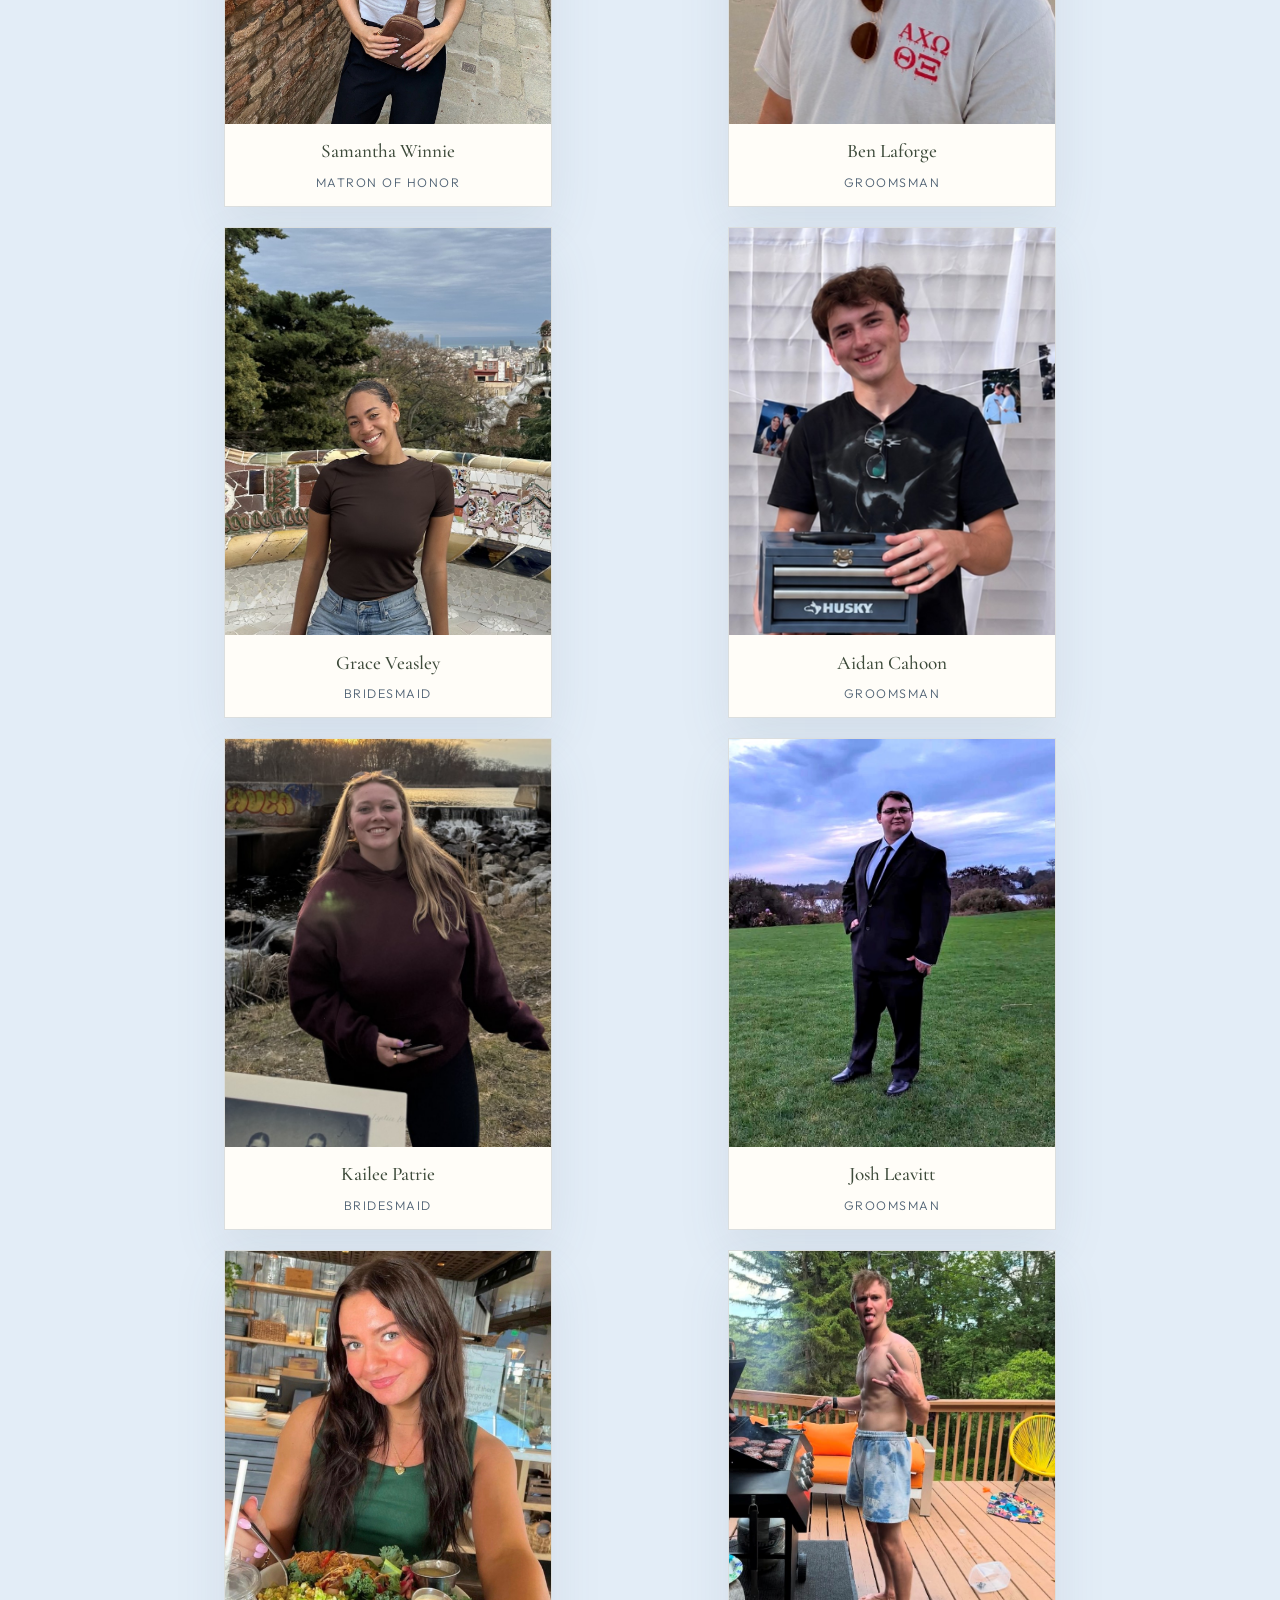
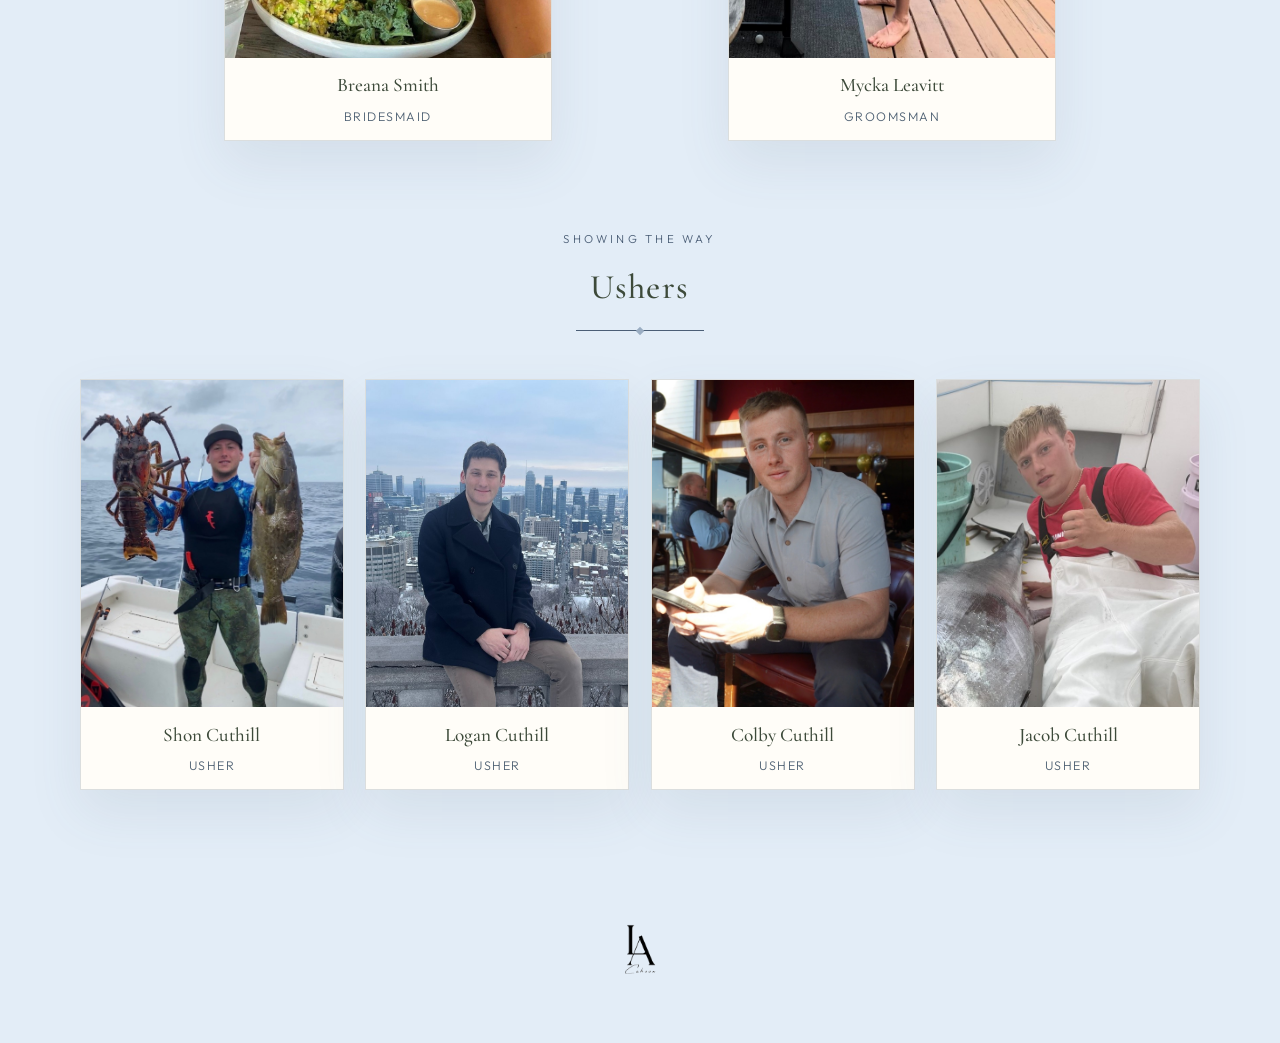
<file: pages/meetthecrew.html>
<!DOCTYPE html>
<html lang="en">
<head>
  <meta charset="UTF-8">
  <meta name="viewport" content="width=device-width, initial-scale=1.0">
  <meta name="description" content="Meet Alyssa and Liam Cahoon and the people standing with them on June 26, 2027.">
  <meta name="theme-color" content="#e3edf7">
  <title>Meet the Crew — Alyssa &amp; Liam Cahoon</title>
  <link rel="icon" href="../assets/images/Cahoon%20Logo.png" type="image/png">
  <link rel="apple-touch-icon" href="../assets/images/Cahoon%20Logo.png">
  <link rel="preconnect" href="https://fonts.googleapis.com">
  <link rel="preconnect" href="https://fonts.gstatic.com" crossorigin>
  <link href="https://fonts.googleapis.com/css2?family=Cormorant+Garamond:ital,wght@0,400;0,500;0,600;1,400;1,500&family=Great+Vibes&family=Outfit:wght@300;400;500&display=swap" rel="stylesheet">
  <link rel="stylesheet" href="../styles.css?v=156">
</head>
<body class="is-crew">
  <a class="skip-link" href="#main">Skip to content</a>
  <header class="masthead" data-header>
    <a class="brand" href="home.html"><img src="../assets/images/Cahoon%20Logo.png" alt="Alyssa and Liam Cahoon"></a>
    <button class="nav-toggle" type="button" data-nav-toggle aria-expanded="false" aria-controls="site-nav">
      <span class="nav-toggle-bar"></span>
      <span class="visually-hidden">Menu</span>
    </button>
    <nav class="site-nav" id="site-nav" data-nav>
      <ul class="nav-list">
        <li><a href="ourstory.html">Our Story</a></li>
        <li><a href="meetthecrew.html">The Crew</a></li>
        <li><a href="weddingdetails.html">Details</a></li>
        <li><a href="gallery.html">Gallery</a></li>
        <li><a href="registry.html">Registry</a></li>
        <li><a href="FAQs.html">FAQ</a></li>
        <!-- RSVP: uncomment when invitations go out
        <li><a href="rsvp.html">RSVP</a></li>
        -->
      </ul>
    </nav>
  </header>

  <main id="main">
    <section class="hero page-hero page-hero-compact">
      <h1 class="hero-names">
        <span class="hero-name">Meet the Crew</span>
      </h1>
    </section>

    <section class="section party-section">
      <div class="party-sides-head">
        <div class="section-heading">
          <h2>Bridesmaids</h2>
        </div>
        <div class="section-heading">
          <h2>Groomsmen</h2>
        </div>
      </div>
      <div class="party-sides">
        <article class="party-card" tabindex="0">
          <div class="party-card-media">
            <div class="party-card-photo"><img src="../assets/images/photos/wedding%20party/MOH.jpg" alt="Sierra Cuthill"></div>
            <div class="party-card-overlay">
              <p>Hi! I’m Sierra, Alyssa’s favorite girl cousin. Alyssa and I have been family from the start, but over the years, we’ve become a lot more than just cousins. I’ve had the honor of watching her grow from the spunky kid with pink sunglasses in her toy driveable Jeep (ask me to see the proof) into the woman she is today. Even more of a gift has been growing up beside her and getting to benefit from her wisdom and, occasionally, some tough love.</p>
              <p>Through the years, she’s been there for me through high school, early morning drives when I’m caffeine deprived, road trips across half the country, and too many concerts to count. It’s only fitting that I get to be there for her on one of the happiest days of her life as she marries Liam. I’ve also made it a personal goal to hang out with Alyssa and Liam enough to get him comfortable enough to come out of his shell. After eight years (and maybe one more) in the making, I can confidently say I’ve been successful.</p>
              <p>It’s been great having a backseat view of their relationship unfold and watching how perfectly they balance each other out. They have a way of making even the simplest plans an adventure, whether they’re heading somewhere new, going to a game or concert, or just spending time together. It’s easy to see how much they enjoy doing life together, and I’m so happy they’ve found that in each other.</p>
            </div>
          </div>
          <div class="party-card-body">
            <h3>Sierra Cuthill</h3>
            <p class="party-card-role">Maid of Honor</p>
          </div>
        </article>
        <article class="party-card" tabindex="0">
          <div class="party-card-media">
            <div class="party-card-photo"><img src="../assets/images/photos/wedding%20party/zach.jpg" alt="Zach Albaugh"></div>
            <div class="party-card-overlay">
              <p>Zach met Liam in the 1st grade back when Liam didnt know how to speak. They became besties randomly one day in 2018 when they all showed up to zach house. From then on it was Halo nights, aimless driving around, and then turned into early morning or late fishing sessions. Zach also met Alyssa in elementary school. After a while she quickly became their third wheel to the bromance that was Ziam. Since then, shes always been there as the mature mom of the group and always made sure Zach was involved and included.</p>
            </div>
          </div>
          <div class="party-card-body">
            <h3>Zach Albaugh</h3>
            <p class="party-card-role">Best Man</p>
          </div>
        </article>
        <article class="party-card" tabindex="0">
          <div class="party-card-media">
            <div class="party-card-photo"><img src="../assets/images/photos/wedding%20party/kacey.jpg" alt="Acacia Melzer"></div>
            <div class="party-card-overlay">
              <p>As Alyssa’s other older sister and Matron of Honor, I’ve always known her as a ball of sass, sunshine and excitement who brings so much joy and energy wherever she goes. I love seeing how perfectly Liam’s steady, hardworking nature compliments her larger-than-life spirit. They balance each other in all the right ways and I couldn’t be happier to celebrate them as they begin this next chapter together!</p>
            </div>
          </div>
          <div class="party-card-body">
            <h3>Acacia Melzer</h3>
            <p class="party-card-role">Matron of Honor</p>
          </div>
        </article>
        <article class="party-card" tabindex="0">
          <div class="party-card-media">
            <div class="party-card-photo"><img src="../assets/images/photos/wedding%20party/tim.jpg" alt="Timothy Suwityarat"></div>
            <div class="party-card-overlay">
              <p>Tim has known Liam and Alyssa since elementary school. Liam lived on the same street, so Tim would randomly show up at his house and ask him to hang out. Liam was really quiet as a kid, and Tim was one of the few people he would talk to. One memory Tim still laughs about is playing Left 4 Dead at Liam’s house while his dog Spike stole a slice of pizza right off his plate.</p>
              <p>Alyssa lived near the entrance of the neighborhood, so Tim would usually walk or bike down to hang out with her, Brian, and Grace. He learned pretty early on that Alyssa was never the one to mess with because she meant business. He has known both of them for most of his life, which makes it pretty cool to see them getting married now.</p>
            </div>
          </div>
          <div class="party-card-body">
            <h3>Timothy Suwityarat</h3>
            <p class="party-card-role">Groomsman</p>
          </div>
        </article>
        <article class="party-card" tabindex="0">
          <div class="party-card-media">
            <div class="party-card-photo"><img src="../assets/images/photos/wedding%20party/sam.jpg" alt="Samantha Winnie"></div>
            <div class="party-card-overlay">
              <p>As the oldest sister and proud Matron of Honor, I've had the best seat in the house watching Alyssa grow into the incredible woman she is today. I'm so lucky to not only call her my sister, but one of my best friends. I couldn't be more excited to stand by her side as she begins this next chapter with the love of her life, Liam!</p>
            </div>
          </div>
          <div class="party-card-body">
            <h3>Samantha Winnie</h3>
            <p class="party-card-role">Matron of Honor</p>
          </div>
        </article>
        <article class="party-card" tabindex="0">
          <div class="party-card-media">
            <div class="party-card-photo"><img src="../assets/images/photos/wedding%20party/ben.jpg" alt="Ben Laforge"></div>
            <div class="party-card-overlay">
              <p>Ben has known Liam since high school back in 2015, which means he’s had a front row seat to more questionable decisions than he’d probably like to admit. Somewhere along the way, Alyssa came into the picture, and Ben quickly accepted his new role as the couple’s professional third wheel. When Ben finds himself in an awkward situation, he has one tried-and-true response: “Oh wow, look at the ceiling,” followed by immediately looking at the ceiling and pretending nothing happened. Despite the years of being the way-too-often third wheel, Ben is genuinely excited to stand beside Liam and Alyssa as they start this next chapter together. He’s just hoping the ceiling gets enough attention at the reception.</p>
            </div>
          </div>
          <div class="party-card-body">
            <h3>Ben Laforge</h3>
            <p class="party-card-role">Groomsman</p>
          </div>
        </article>
        <article class="party-card" tabindex="0">
          <div class="party-card-media">
            <div class="party-card-photo"><img src="../assets/images/photos/wedding%20party/grace-2.jpg" alt="Grace Veasley"></div>
            <div class="party-card-overlay">
              <p>Alyssa and I have been best friends since the very first day of first grade. We grew up as neighbors, and I’ll never forget our childhood adventures, sleepovers, and all the memories we made together. Every day after getting off the school bus, we’d grab the home phone and call to ask if we could come over. Up until a couple of years ago, I could still recite her childhood home phone number by heart!</p>
              <p>Alyssa has one of the biggest hearts and is the kind of friend who will always show up for you and go above and beyond in every role she plays. Our families have become family, and she is truly a sister to me. I’ll forever be grateful for the role she plays in Jasai’s life, too. Despite life taking us to different places, I’ve never felt far from her.</p>
              <p>I couldn’t be happier to see Alyssa and Liam begin this next chapter together. I’m so blessed to have a friendship that has lasted a lifetime, and I can’t wait to see what the future holds for them. Alyssa, you will always be a sister to me, and I’ll forever be cheering you on. I love you endlessly! 🤍</p>
            </div>
          </div>
          <div class="party-card-body">
            <h3>Grace Veasley</h3>
            <p class="party-card-role">Bridesmaid</p>
          </div>
        </article>
        <article class="party-card" tabindex="0">
          <div class="party-card-media">
            <div class="party-card-photo"><img src="../assets/images/photos/wedding%20party/aidan.jpg" alt="Aidan Cahoon"></div>
            <div class="party-card-overlay">
              <p>Hi! I’m Aidan Cahoon, the groom’s younger brother and proud member of the wedding party. Growing up with Liam there have been plenty of memories, laughs, and probably a few stories that are better left off the wedding website.</p>
            </div>
          </div>
          <div class="party-card-body">
            <h3>Aidan Cahoon</h3>
            <p class="party-card-role">Groomsman</p>
          </div>
        </article>
        <article class="party-card" tabindex="0">
          <div class="party-card-media">
            <div class="party-card-photo"><img src="../assets/images/photos/wedding%20party/kaliee.jpg" alt="Kailee Patrie"></div>
            <div class="party-card-overlay">
              <p>My name is Kailee, and I met Alyssa in first grade. We’ve been best friends for so many years, and after I moved back in seventh grade, we’ve pretty much been inseparable ever since. I’ve had the privilege of growing up alongside her and watching her become the person she is today.</p>
              <p>I’ve loved watching Alyssa and Liam build their life together, grow together, and create so many memories along the way. I’m so happy for them and can’t wait to be there to celebrate such a special day and be part of their next chapter!</p>
            </div>
          </div>
          <div class="party-card-body">
            <h3>Kailee Patrie</h3>
            <p class="party-card-role">Bridesmaid</p>
          </div>
        </article>
        <article class="party-card" tabindex="0">
          <div class="party-card-media">
            <div class="party-card-photo"><img src="../assets/images/photos/wedding%20party/josh.jpg?v=2" alt="Josh Leavitt"></div>
            <div class="party-card-overlay">
              <p>The bride's older brother, and most fun brother! I enjoy Pina coladas, being on the dance floor, and getting caught in the rain.</p>
            </div>
          </div>
          <div class="party-card-body">
            <h3>Josh Leavitt</h3>
            <p class="party-card-role">Groomsman</p>
          </div>
        </article>
        <article class="party-card" tabindex="0">
          <div class="party-card-media">
            <div class="party-card-photo"><img src="../assets/images/photos/wedding%20party/breana.jpg" alt="Breana Smith"></div>
            <div class="party-card-overlay">
              <p>From meeting Alyssa at middle school soccer practice to dancing in the yard at 12am, she has been a sister to me through thick and thin. Having a soul like Alyssa’s in my life is something I’ll forever be thankful for. Every memory I have with Alyssa is filled with laughter and joy. When she met Liam the joy she had for life itself skyrocketed and witnessing it has been a beautiful experience. Cheers to both of you!</p>
            </div>
          </div>
          <div class="party-card-body">
            <h3>Breana Smith</h3>
            <p class="party-card-role">Bridesmaid</p>
          </div>
        </article>
        <article class="party-card" tabindex="0">
          <div class="party-card-media">
            <div class="party-card-photo"><img src="../assets/images/photos/wedding%20party/mycka.jpg" alt="Mycka Leavitt"></div>
            <div class="party-card-overlay">
              <p>Every big sister needs a little brother to keep things entertaining, and luckily, she got the best one! I’m the funny, sarcastic, and sometimes annoying little brother who always knows how to make everyone laugh. I’ve spent my whole life keeping my sister on her toes, giving her a hard time, and making sure there’s never a dull moment. All jokes aside, I’m incredibly happy for her and excited to see her start this next chapter and to gain another brother in the family. She may be the one getting married, but let’s be honest, I’m still the favorite sibling. 😂❤️</p>
            </div>
          </div>
          <div class="party-card-body">
            <h3>Mycka Leavitt</h3>
            <p class="party-card-role">Groomsman</p>
          </div>
        </article>
      </div>
    </section>

    <section class="section party-section">
      <div class="section-heading">
        <p class="eyebrow">Showing the way</p>
        <h2>Ushers</h2>
        <div class="flourish flourish-sm" role="presentation"></div>
      </div>
      <div class="party-grid party-grid-ushers">
        <article class="party-card" tabindex="0">
          <div class="party-card-media">
            <div class="party-card-photo"><img src="../assets/images/photos/wedding%20party/shony.jpg" alt="Shon Cuthill"></div>
            <div class="party-card-overlay">
              <p>The bride’s eldest cousin on her mom’s side. Alyssa and I are closest in age in family and share many memories throughout our lives. Some core ones include Manhunt at the backyard bonfire parties, watching the Blue Angels at the beach in North Kingstown and the exciting Christmas mornings at Honeys! I’m excited to celebrate the next stage of her life!</p>
            </div>
          </div>
          <div class="party-card-body">
            <h3>Shon Cuthill</h3>
            <p class="party-card-role">Usher</p>
          </div>
        </article>
        <article class="party-card" tabindex="0">
          <div class="party-card-media">
            <div class="party-card-photo"><img src="../assets/images/photos/wedding%20party/Logan.jpg?v=2" alt="Logan Cuthill"></div>
            <div class="party-card-overlay">
              <p>I am Alyssa’s cousin and brother to the maid of honor! It is a blessing to be someone who has grown up around Alyssa and experienced the incredible care that she shows to every person in her life. It was also special for my wife and I to plan our own wedding at the same time as Alyssa and Liam and to share in some of those fun difficulties alongside each other. It is such an honor to be a part of this incredible day!</p>
            </div>
          </div>
          <div class="party-card-body">
            <h3>Logan Cuthill</h3>
            <p class="party-card-role">Usher</p>
          </div>
        </article>
        <article class="party-card" tabindex="0">
          <div class="party-card-media">
            <div class="party-card-photo"><img src="../assets/images/photos/wedding%20party/colby.jpg" alt="Colby Cuthill"></div>
            <div class="party-card-overlay">
              <p>I’m Alyssa’s cousin, and I’ve had the pleasure of growing up alongside her and sharing so many great memories over the years. I’ve also gotten to know Liam, and he’s genuinely such a kind and easygoing guy. I’m so happy to see them together and excited to celebrate this next chapter with them!</p>
            </div>
          </div>
          <div class="party-card-body">
            <h3>Colby Cuthill</h3>
            <p class="party-card-role">Usher</p>
          </div>
        </article>
        <article class="party-card" tabindex="0">
          <div class="party-card-media">
            <div class="party-card-photo"><img src="../assets/images/photos/wedding%20party/jacob.jpg" alt="Jacob Cuthill"></div>
            <div class="party-card-overlay">
              <p>Liam has always been a great guy to have around, and over the years he’s become more like family than just my cousin’s boyfriend. I’m happy to officially call him family and excited to see what the future holds for him and Alyssa!</p>
            </div>
          </div>
          <div class="party-card-body">
            <h3>Jacob Cuthill</h3>
            <p class="party-card-role">Usher</p>
          </div>
        </article>
      </div>
    </section>
  </main>

  <footer class="site-footer">
    <a class="footer-logo" href="home.html"><img src="../assets/images/Cahoon%20Logo.png" alt="Alyssa and Liam Cahoon"></a>
  </footer>

  <script src="../script.js"></script>
</body>
</html>
</file>
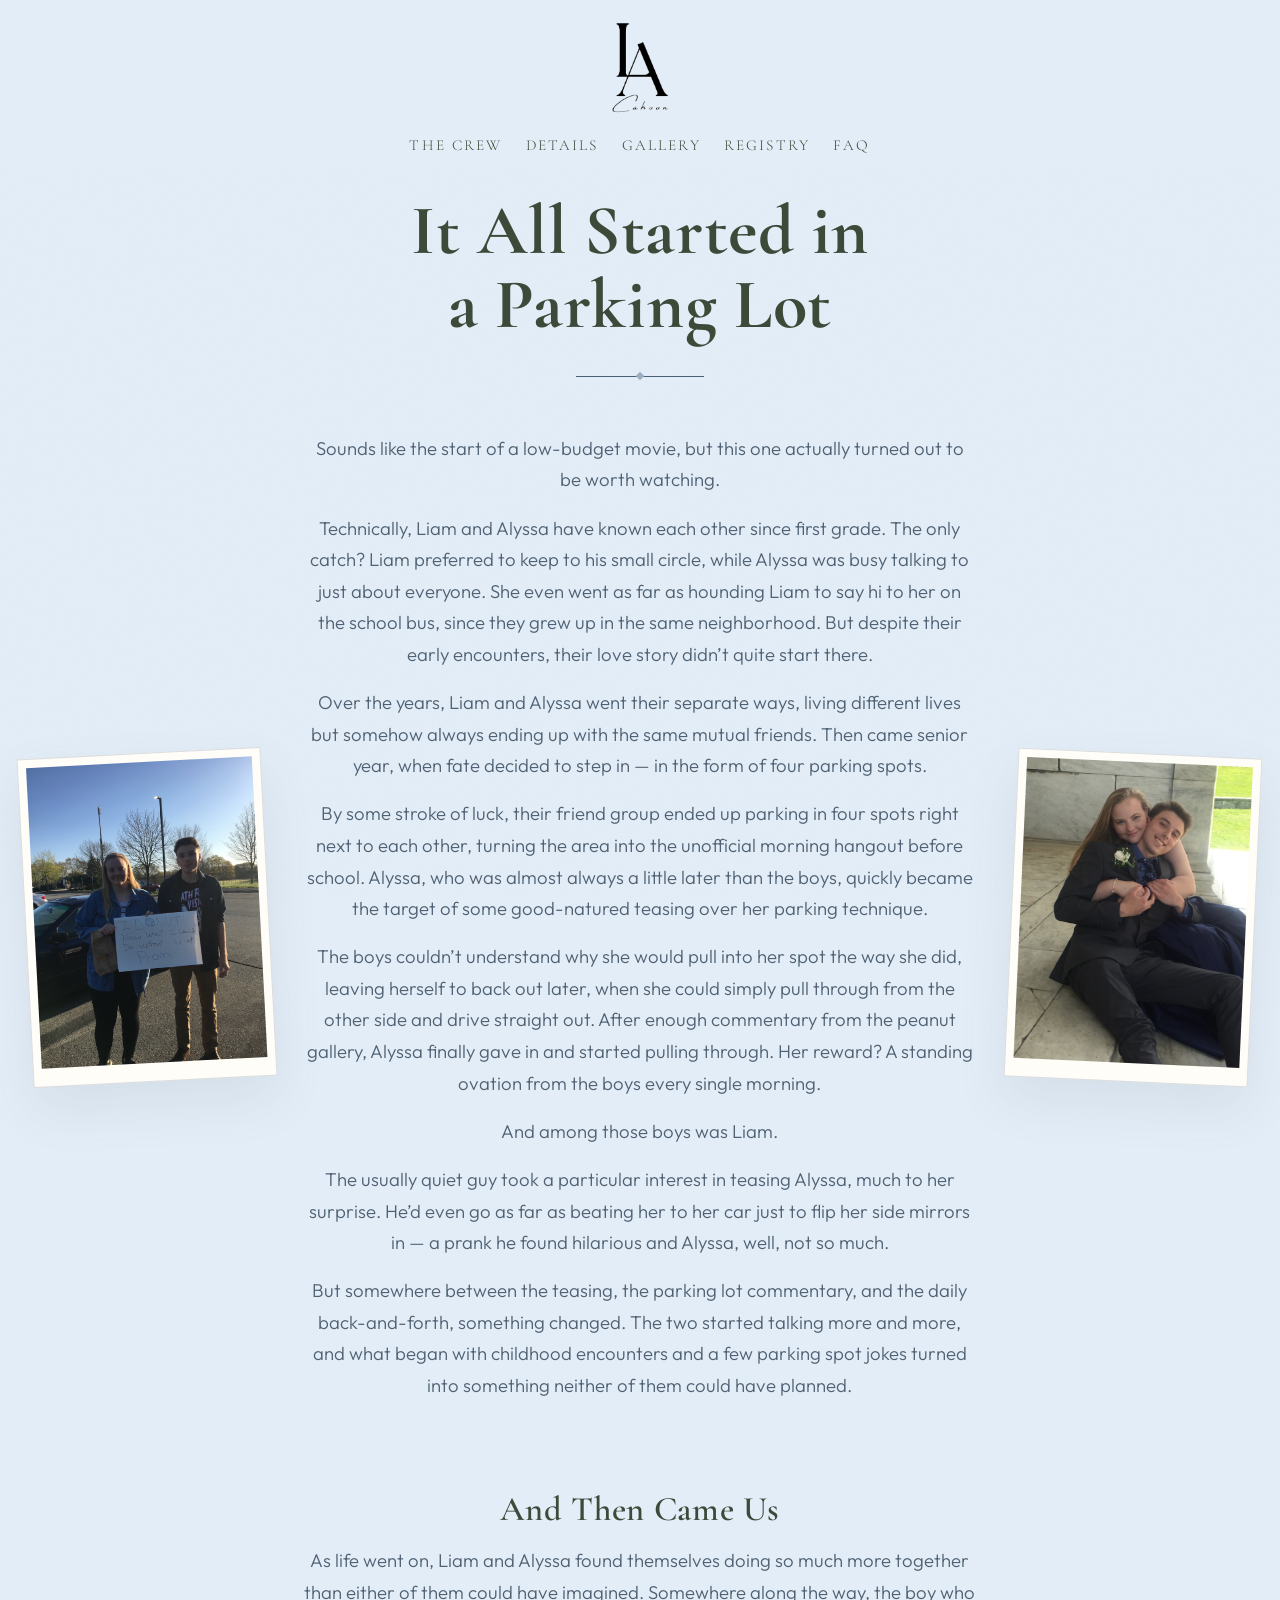
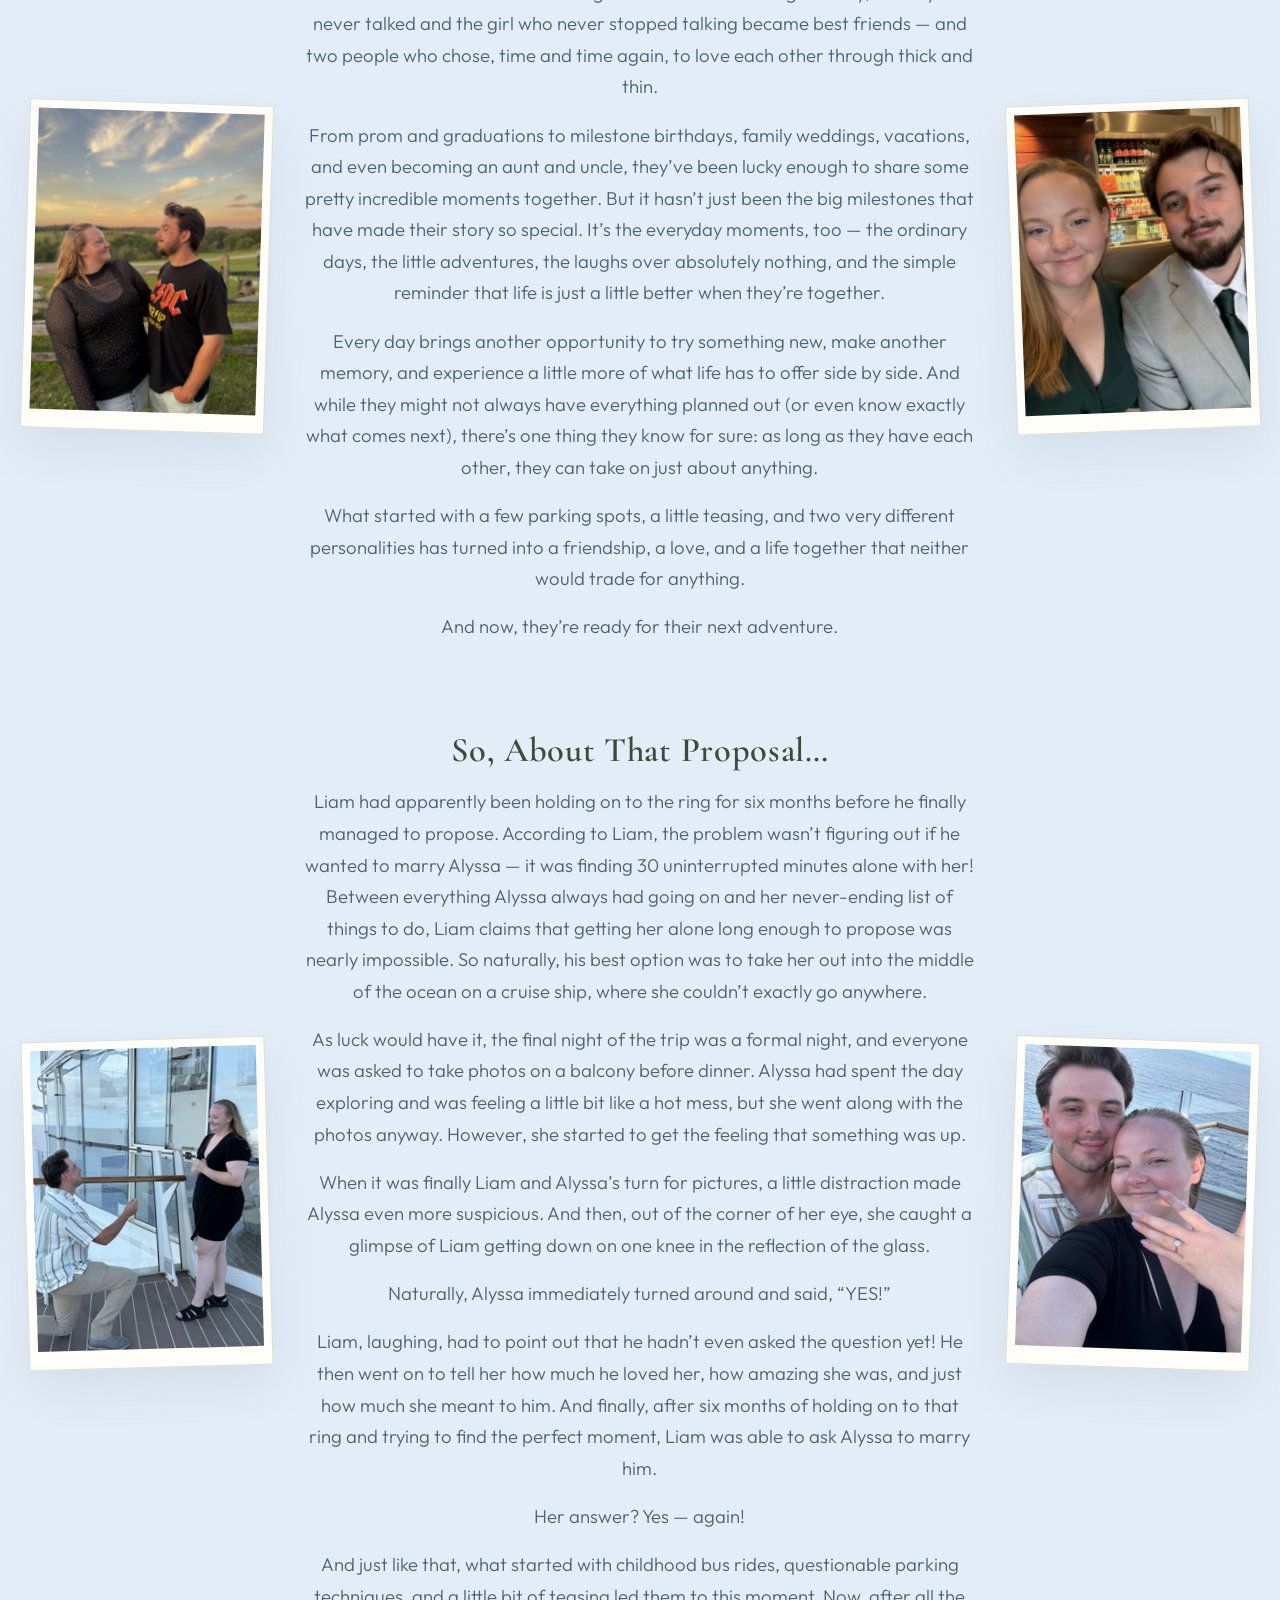
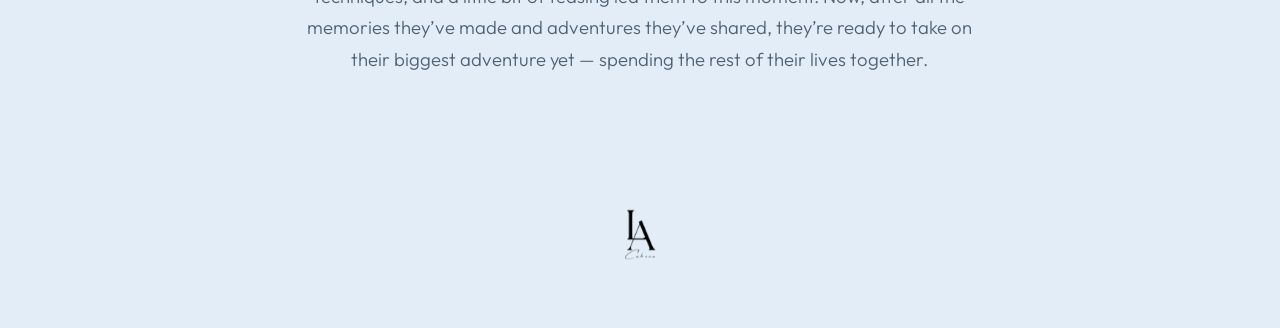
<file: pages/ourstory.html>
<!DOCTYPE html>
<html lang="en">
<head>
  <meta charset="UTF-8">
  <meta name="viewport" content="width=device-width, initial-scale=1.0">
  <meta name="description" content="The story of Alyssa and Liam Cahoon.">
  <meta name="theme-color" content="#e4edf3">
  <title>Our Story — Alyssa &amp; Liam Cahoon</title>
  <link rel="icon" href="../assets/images/Cahoon%20Logo.png" type="image/png">
  <link rel="apple-touch-icon" href="../assets/images/Cahoon%20Logo.png">
  <link rel="preconnect" href="https://fonts.googleapis.com">
  <link rel="preconnect" href="https://fonts.gstatic.com" crossorigin>
  <link href="https://fonts.googleapis.com/css2?family=Cormorant+Garamond:ital,wght@0,400;0,500;0,600;1,400;1,500&family=Great+Vibes&family=Outfit:wght@300;400;500&display=swap" rel="stylesheet">
  <link rel="stylesheet" href="../styles.css?v=123">
</head>
<body>
  <a class="skip-link" href="#main">Skip to content</a>
  <header class="masthead" data-header>
    <a class="brand" href="home.html"><img src="../assets/images/Cahoon%20Logo.png" alt="Alyssa and Liam Cahoon"></a>
    <button class="nav-toggle" type="button" data-nav-toggle aria-expanded="false" aria-controls="site-nav">
      <span class="nav-toggle-bar"></span>
      <span class="visually-hidden">Menu</span>
    </button>
    <nav class="site-nav" id="site-nav" data-nav>
      <ul class="nav-list">
        <li><a href="ourstory.html">Our Story</a></li>
        <li><a href="meetthecrew.html">The Crew</a></li>
        <li><a href="weddingdetails.html">Details</a></li>
        <li><a href="gallery.html">Gallery</a></li>
        <li><a href="registry.html">Registry</a></li>
        <li><a href="FAQs.html">FAQ</a></li>
        <!-- RSVP: uncomment when invitations go out
        <li><a href="rsvp.html">RSVP</a></li>
        -->
      </ul>
    </nav>
  </header>

  <main id="main">
    <section class="hero page-hero">
      <h1 class="story-title">It All Started in a Parking Lot</h1>
      <div class="flourish flourish-sm flourish-loose" role="presentation"></div>
    </section>

    <section class="section story-chapters">
      <article class="story-row reveal">
        <figure class="story-photo story-photo-start">
          <img src="../assets/images/photos/story/prom.jpg" alt="Alyssa and Liam at prom" loading="lazy" decoding="async">
        </figure>
        <div class="story-chapter">
          <p>Sounds like the start of a low-budget movie, but this one actually turned out to be worth watching.</p>
          <p>Technically, Liam and Alyssa have known each other since first grade. The only catch? Liam preferred to keep to his small circle, while Alyssa was busy talking to just about everyone. She even went as far as hounding Liam to say hi to her on the school bus, since they grew up in the same neighborhood. But despite their early encounters, their love story didn’t quite start there.</p>
          <p>Over the years, Liam and Alyssa went their separate ways, living different lives but somehow always ending up with the same mutual friends. Then came senior year, when fate decided to step in — in the form of four parking spots.</p>
          <p>By some stroke of luck, their friend group ended up parking in four spots right next to each other, turning the area into the unofficial morning hangout before school. Alyssa, who was almost always a little later than the boys, quickly became the target of some good-natured teasing over her parking technique.</p>
          <p>The boys couldn’t understand why she would pull into her spot the way she did, leaving herself to back out later, when she could simply pull through from the other side and drive straight out. After enough commentary from the peanut gallery, Alyssa finally gave in and started pulling through. Her reward? A standing ovation from the boys every single morning.</p>
          <p>And among those boys was Liam.</p>
          <p>The usually quiet guy took a particular interest in teasing Alyssa, much to her surprise. He’d even go as far as beating her to her car just to flip her side mirrors in — a prank he found hilarious and Alyssa, well, not so much.</p>
          <p>But somewhere between the teasing, the parking lot commentary, and the daily back-and-forth, something changed. The two started talking more and more, and what began with childhood encounters and a few parking spot jokes turned into something neither of them could have planned.</p>
        </div>
        <figure class="story-photo story-photo-end">
          <img src="../assets/images/photos/story/prom%202.jpg" alt="Alyssa and Liam dressed up for prom" loading="lazy" decoding="async">
        </figure>
      </article>

      <article class="story-row reveal">
        <figure class="story-photo story-photo-start">
          <img src="../assets/images/photos/story/concert.png" alt="Alyssa and Liam at a concert at sunset" loading="lazy" decoding="async">
        </figure>
        <div class="story-chapter">
          <h2>And Then Came Us</h2>
          <p>As life went on, Liam and Alyssa found themselves doing so much more together than either of them could have imagined. Somewhere along the way, the boy who never talked and the girl who never stopped talking became best friends — and two people who chose, time and time again, to love each other through thick and thin.</p>
          <p>From prom and graduations to milestone birthdays, family weddings, vacations, and even becoming an aunt and uncle, they’ve been lucky enough to share some pretty incredible moments together. But it hasn’t just been the big milestones that have made their story so special. It’s the everyday moments, too — the ordinary days, the little adventures, the laughs over absolutely nothing, and the simple reminder that life is just a little better when they’re together.</p>
          <p>Every day brings another opportunity to try something new, make another memory, and experience a little more of what life has to offer side by side. And while they might not always have everything planned out (or even know exactly what comes next), there’s one thing they know for sure: as long as they have each other, they can take on just about anything.</p>
          <p>What started with a few parking spots, a little teasing, and two very different personalities has turned into a friendship, a love, and a life together that neither would trade for anything.</p>
          <p>And now, they’re ready for their next adventure.</p>
        </div>
        <figure class="story-photo story-photo-end">
          <img src="../assets/images/photos/story/wedding.png" alt="Alyssa and Liam dressed up at a wedding" loading="lazy" decoding="async">
        </figure>
      </article>

      <article class="story-row reveal">
        <figure class="story-photo story-photo-start">
          <img src="../assets/images/photos/story/proposal1.jpg" alt="Liam proposing to Alyssa on a cruise balcony" loading="lazy" decoding="async">
        </figure>
        <div class="story-chapter">
          <h2>So, About That Proposal…</h2>
          <p>Liam had apparently been holding on to the ring for six months before he finally managed to propose. According to Liam, the problem wasn’t figuring out if he wanted to marry Alyssa — it was finding 30 uninterrupted minutes alone with her! Between everything Alyssa always had going on and her never-ending list of things to do, Liam claims that getting her alone long enough to propose was nearly impossible. So naturally, his best option was to take her out into the middle of the ocean on a cruise ship, where she couldn’t exactly go anywhere.</p>
          <p>As luck would have it, the final night of the trip was a formal night, and everyone was asked to take photos on a balcony before dinner. Alyssa had spent the day exploring and was feeling a little bit like a hot mess, but she went along with the photos anyway. However, she started to get the feeling that something was up.</p>
          <p>When it was finally Liam and Alyssa’s turn for pictures, a little distraction made Alyssa even more suspicious. And then, out of the corner of her eye, she caught a glimpse of Liam getting down on one knee in the reflection of the glass.</p>
          <p>Naturally, Alyssa immediately turned around and said, “YES!”</p>
          <p>Liam, laughing, had to point out that he hadn’t even asked the question yet! He then went on to tell her how much he loved her, how amazing she was, and just how much she meant to him. And finally, after six months of holding on to that ring and trying to find the perfect moment, Liam was able to ask Alyssa to marry him.</p>
          <p>Her answer? Yes — again!</p>
          <p>And just like that, what started with childhood bus rides, questionable parking techniques, and a little bit of teasing led them to this moment. Now, after all the memories they’ve made and adventures they’ve shared, they’re ready to take on their biggest adventure yet — spending the rest of their lives together.</p>
        </div>
        <figure class="story-photo story-photo-end">
          <img src="../assets/images/photos/story/proposal.jpg" alt="Alyssa showing her engagement ring after the proposal" loading="lazy" decoding="async">
        </figure>
      </article>
    </section>
  </main>

  <footer class="site-footer">
    <a class="footer-logo" href="home.html"><img src="../assets/images/Cahoon%20Logo.png" alt="Alyssa and Liam Cahoon"></a>
  </footer>

  <script src="../script.js"></script>
</body>
</html>
</file>
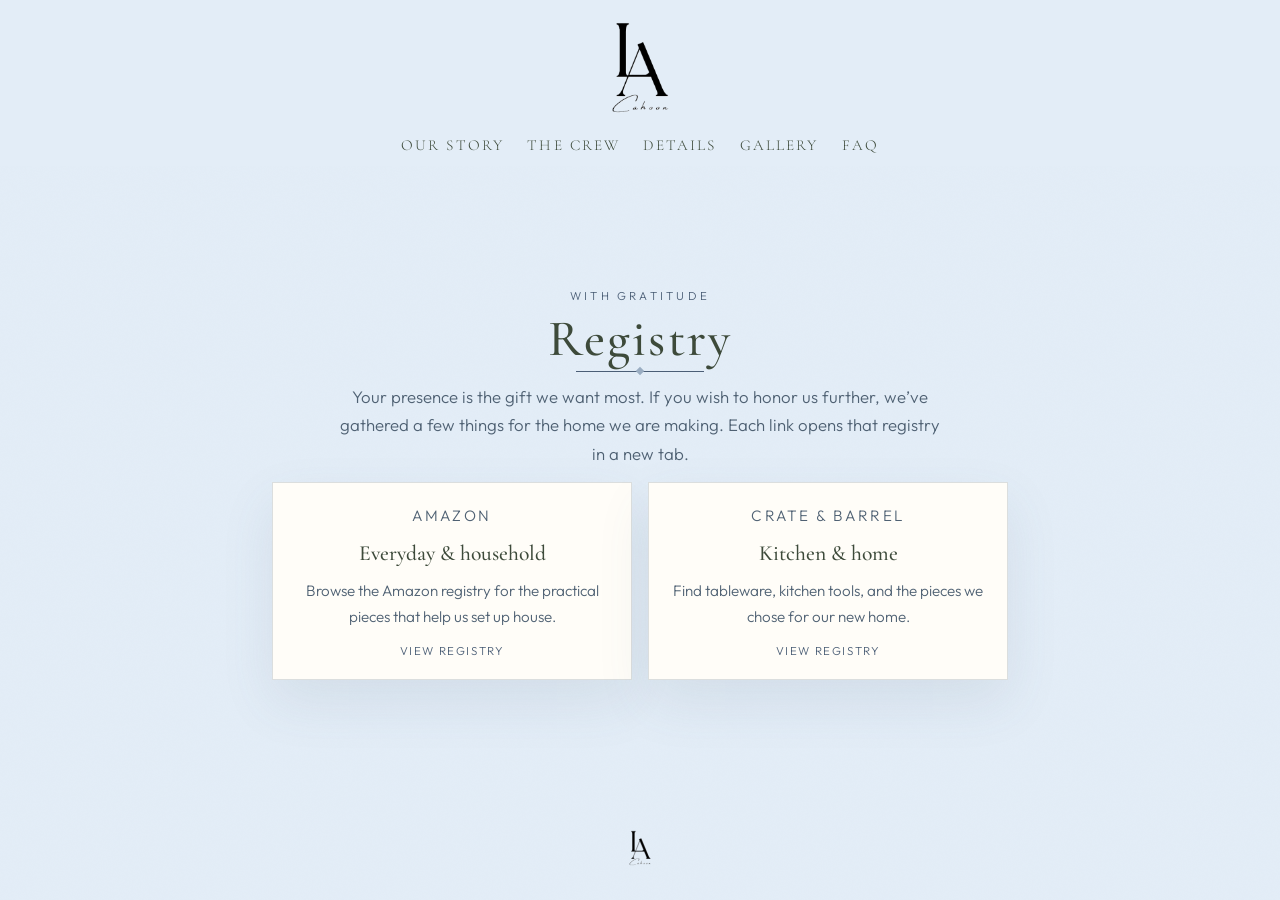
<file: pages/registry.html>
<!DOCTYPE html>
<html lang="en">
<head>
  <meta charset="UTF-8">
  <meta name="viewport" content="width=device-width, initial-scale=1.0">
  <meta name="description" content="Registry for Alyssa and Liam Cahoon.">
  <meta name="theme-color" content="#e4edf3">
  <title>Registry — Alyssa &amp; Liam Cahoon</title>
  <link rel="icon" href="../assets/images/Cahoon%20Logo.png" type="image/png">
  <link rel="apple-touch-icon" href="../assets/images/Cahoon%20Logo.png">
  <link rel="preconnect" href="https://fonts.googleapis.com">
  <link rel="preconnect" href="https://fonts.gstatic.com" crossorigin>
  <link href="https://fonts.googleapis.com/css2?family=Cormorant+Garamond:ital,wght@0,400;0,500;0,600;1,400;1,500&family=Great+Vibes&family=Outfit:wght@300;400;500&display=swap" rel="stylesheet">
  <link rel="stylesheet" href="../styles.css?v=123">
</head>
<body class="is-registry">
  <a class="skip-link" href="#main">Skip to content</a>
  <header class="masthead" data-header>
    <a class="brand" href="home.html"><img src="../assets/images/Cahoon%20Logo.png" alt="Alyssa and Liam Cahoon"></a>
    <button class="nav-toggle" type="button" data-nav-toggle aria-expanded="false" aria-controls="site-nav">
      <span class="nav-toggle-bar"></span>
      <span class="visually-hidden">Menu</span>
    </button>
    <nav class="site-nav" id="site-nav" data-nav>
      <ul class="nav-list">
        <li><a href="ourstory.html">Our Story</a></li>
        <li><a href="meetthecrew.html">The Crew</a></li>
        <li><a href="weddingdetails.html">Details</a></li>
        <li><a href="gallery.html">Gallery</a></li>
        <li><a href="registry.html">Registry</a></li>
        <li><a href="FAQs.html">FAQ</a></li>
        <!-- RSVP: uncomment when invitations go out
        <li><a href="rsvp.html">RSVP</a></li>
        -->
      </ul>
    </nav>
  </header>

  <main id="main">
    <section class="hero page-hero">
      <p class="eyebrow">With gratitude</p>
      <h1 class="hero-names">
        <span class="hero-name">Registry</span>
      </h1>
      <div class="flourish flourish-sm" role="presentation"></div>
    </section>

    <section class="section registry">
      <div class="section-heading">
        <p class="section-lede">Your presence is the gift we want most. If you wish to honor us further, we’ve gathered a few things for the home we are making. Each link opens that registry in a new tab.</p>
      </div>
      <div class="registry-grid">
        <a class="registry-card" href="https://www.amazon.com/wedding/guest-view/3GLXIKO4N28TW" target="_blank" rel="noopener noreferrer">
          <p class="registry-store">Amazon</p>
          <h2>Everyday &amp; household</h2>
          <p>Browse the Amazon registry for the practical pieces that help us set up house.</p>
          <span class="registry-go">View registry</span>
        </a>
        <a class="registry-card" href="https://www.crateandbarrel.com/gift-registry/alyssa-leavitt-and-liam-cahoon/r7581227" target="_blank" rel="noopener noreferrer">
          <p class="registry-store">Crate &amp; Barrel</p>
          <h2>Kitchen &amp; home</h2>
          <p>Find tableware, kitchen tools, and the pieces we chose for our new home.</p>
          <span class="registry-go">View registry</span>
        </a>
      </div>
    </section>
  </main>

  <footer class="site-footer">
    <a class="footer-logo" href="home.html"><img src="../assets/images/Cahoon%20Logo.png" alt="Alyssa and Liam Cahoon"></a>
  </footer>

  <script src="../script.js"></script>
</body>
</html>
</file>
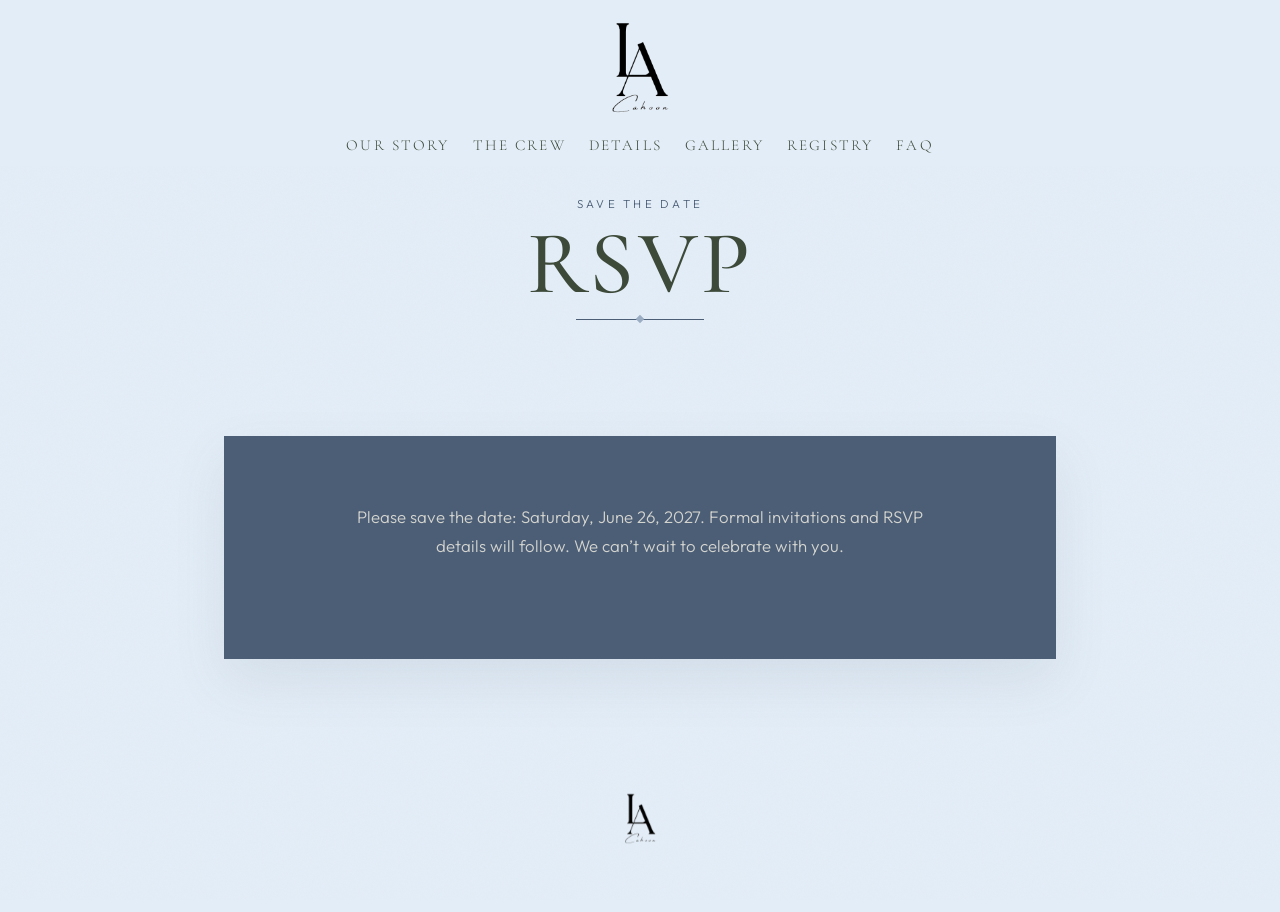
<file: pages/rsvp.html>
<!DOCTYPE html>
<html lang="en">
<head>
  <meta charset="UTF-8">
  <meta name="viewport" content="width=device-width, initial-scale=1.0">
  <meta name="description" content="RSVP to Alyssa and Liam Cahoon’s wedding on June 26, 2027.">
  <meta name="theme-color" content="#e4edf3">
  <title>RSVP — Alyssa &amp; Liam Cahoon</title>
  <link rel="icon" href="../assets/images/Cahoon%20Logo.png" type="image/png">
  <link rel="apple-touch-icon" href="../assets/images/Cahoon%20Logo.png">
  <link rel="preconnect" href="https://fonts.googleapis.com">
  <link rel="preconnect" href="https://fonts.gstatic.com" crossorigin>
  <link href="https://fonts.googleapis.com/css2?family=Cormorant+Garamond:ital,wght@0,400;0,500;0,600;1,400;1,500&family=Great+Vibes&family=Outfit:wght@300;400;500&display=swap" rel="stylesheet">
  <link rel="stylesheet" href="../styles.css?v=114">
</head>
<body>
  <a class="skip-link" href="#main">Skip to content</a>
  <header class="masthead" data-header>
    <a class="brand" href="home.html"><img src="../assets/images/Cahoon%20Logo.png" alt="Alyssa and Liam Cahoon"></a>
    <button class="nav-toggle" type="button" data-nav-toggle aria-expanded="false" aria-controls="site-nav">
      <span class="nav-toggle-bar"></span>
      <span class="visually-hidden">Menu</span>
    </button>
    <nav class="site-nav" id="site-nav" data-nav>
      <ul class="nav-list">
        <li><a href="ourstory.html">Our Story</a></li>
        <li><a href="meetthecrew.html">The Crew</a></li>
        <li><a href="weddingdetails.html">Details</a></li>
        <li><a href="gallery.html">Gallery</a></li>
        <li><a href="registry.html">Registry</a></li>
        <li><a href="FAQs.html">FAQ</a></li>
        <!-- RSVP: uncomment when invitations go out
        <li><a href="rsvp.html">RSVP</a></li>
        -->
      </ul>
    </nav>
  </header>

  <!-- RSVP form is parked for save-the-dates. Uncomment the nav links sitewide to bring this page back. -->
  <main id="main">
    <section class="hero page-hero">
      <p class="eyebrow">Save the date</p>
      <h1 class="hero-names">
        <span class="hero-name">RSVP</span>
      </h1>
      <div class="flourish flourish-sm" role="presentation"></div>
    </section>

    <section class="section rsvp">
      <div class="rsvp-panel reveal">
        <div class="section-heading">
          <p class="section-lede">Please save the date: Saturday, June 26, 2027. Formal invitations and RSVP details will follow. We can’t wait to celebrate with you.</p>
        </div>
      </div>
    </section>
  </main>

  <footer class="site-footer">
    <a class="footer-logo" href="home.html"><img src="../assets/images/Cahoon%20Logo.png" alt="Alyssa and Liam Cahoon"></a>
  </footer>

  <script src="../script.js?v=75"></script>
</body>
</html>
</file>
<file: styles.css>
/* ==========================================================================
   Design tokens — edit these to restyle the whole site
   ========================================================================== */

:root {
  --color-slate: #4b5e76;
  --color-dusty: #9aadc2;
  --color-cream: #f3eee3;
  --color-pistachio: #c2cbae;
  --color-olive: #68734c;

  --color-bg: #e4edf3;
  --color-bg-elevated: #fffdf8;
  --color-bg-deep: var(--color-slate);
  --color-ink: #314153;
  --color-ink-soft: #4f6173;
  --color-sage: var(--color-olive);
  --color-sage-deep: #4f5c3c;
  --color-blush: var(--color-dusty);
  --color-gold: #c5a66b;
  --color-gold-soft: #d8c49a;
  --color-rule: rgba(75, 94, 118, 0.2);
  --color-rule-strong: rgba(75, 94, 118, 0.34);

  --font-display: "Cormorant Garamond", "Palatino Linotype", Palatino, serif;
  --font-script: "Great Vibes", "Segoe Script", cursive;
  --font-body: "Outfit", "Segoe UI", sans-serif;

  --fs-xs: 0.72rem;
  --fs-sm: 0.9rem;
  --fs-md: 1.05rem;
  --fs-lg: 1.35rem;
  --fs-xl: 2.15rem;
  --fs-2xl: clamp(2.6rem, 8vw, 5.6rem);
  --fs-script: clamp(3.6rem, 11vw, 7.2rem);

  --lh-tight: 1.1;
  --lh-body: 1.7;

  --space-2xs: 0.35rem;
  --space-xs: 0.6rem;
  --space-sm: 1rem;
  --space-md: 1.75rem;
  --space-lg: 3rem;
  --space-xl: 5.5rem;
  --space-2xl: 8rem;

  --width-content: 70rem;
  --width-narrow: 40rem;

  --radius-sm: 0.2rem;
  --radius-md: 0.85rem;

  --shadow-soft: 0 22px 50px rgba(75, 94, 118, 0.1);
  --header-h: 4.6rem;
  --ease: cubic-bezier(0.22, 1, 0.36, 1);
}

/* ==========================================================================
   Reset & base
   ========================================================================== */

*,
*::before,
*::after {
  box-sizing: border-box;
}

html {
  scroll-behavior: smooth;
}

body {
  margin: 0;
  color: var(--color-ink);
  background:
    radial-gradient(900px 520px at 50% 0%, rgba(255, 253, 248, 0.7), transparent 58%),
    radial-gradient(800px 480px at 100% 30%, rgba(194, 203, 174, 0.28), transparent 48%),
    var(--color-bg);
  font-family: var(--font-body);
  font-size: var(--fs-md);
  font-weight: 300;
  line-height: var(--lh-body);
}

body::before {
  content: "";
  position: fixed;
  inset: 0;
  pointer-events: none;
  opacity: 0.045;
  background-image: url("data:image/svg+xml,%3Csvg xmlns='http://www.w3.org/2000/svg' width='180' height='180'%3E%3Cfilter id='n'%3E%3CfeTurbulence type='fractalNoise' baseFrequency='.8' numOctaves='4' stitchTiles='stitch'/%3E%3C/filter%3E%3Crect width='180' height='180' filter='url(%23n)' opacity='.55'/%3E%3C/svg%3E");
  z-index: 0;
}

img,
svg {
  display: block;
  max-width: 100%;
}

a {
  color: inherit;
}

h1,
h2,
h3,
p {
  margin: 0;
}

button,
input,
select,
textarea {
  font: inherit;
  color: inherit;
}

:focus-visible {
  outline: 2px solid var(--color-gold);
  outline-offset: 3px;
}

.visually-hidden {
  position: absolute;
  width: 1px;
  height: 1px;
  padding: 0;
  margin: -1px;
  overflow: hidden;
  clip: rect(0, 0, 0, 0);
  border: 0;
}

.skip-link {
  position: absolute;
  left: 1rem;
  top: -4rem;
  z-index: 30;
  padding: 0.7rem 1rem;
  background: var(--color-bg-elevated);
  color: var(--color-ink);
  text-decoration: none;
}

.skip-link:focus {
  top: 1rem;
}

/* ==========================================================================
   Decorative frame
   ========================================================================== */

/* ==========================================================================
   Header
   ========================================================================== */

.site-chrome {
  position: sticky;
  top: 0;
  z-index: 16;
}

.site-header {
  position: relative;
  height: var(--header-h);
  background: rgba(228, 237, 243, 0.82);
  backdrop-filter: blur(16px);
  border-bottom: 1px solid transparent;
  transition: border-color 0.3s var(--ease), background 0.3s var(--ease);
}

.site-header.is-scrolled {
  background: rgba(228, 237, 243, 0.96);
  border-bottom-color: var(--color-rule);
}

.header-inner {
  display: flex;
  align-items: center;
  justify-content: flex-end;
  gap: var(--space-md);
  width: min(calc(100% - 2rem), var(--width-content));
  height: 100%;
  margin-inline: auto;
}

.brand {
  position: absolute;
  top: 0;
  left: 0;
  z-index: 20;
  display: block;
  overflow: visible;
  text-decoration: none;
}

.brand img {
  display: block;
  height: clamp(6.4rem, 15vw, 8rem);
  width: auto;
  max-width: none;
  object-fit: contain;
}

.nav-toggle {
  display: none;
  position: relative;
  width: 2.6rem;
  height: 2.6rem;
  padding: 0;
  border: 0;
  background: transparent;
  cursor: pointer;
}

.nav-toggle-bar,
.nav-toggle-bar::before,
.nav-toggle-bar::after {
  display: block;
  width: 1.3rem;
  height: 1px;
  background: var(--color-ink);
  transition: transform 0.3s var(--ease), opacity 0.3s var(--ease);
}

.nav-toggle-bar {
  margin: 0 auto;
}

.nav-toggle-bar::before,
.nav-toggle-bar::after {
  content: "";
  position: absolute;
  left: 50%;
  margin-left: -0.65rem;
}

.nav-toggle-bar::before { top: 0.85rem; }
.nav-toggle-bar::after { bottom: 0.85rem; }

.nav-toggle[aria-expanded="true"] .nav-toggle-bar {
  background: transparent;
}

.nav-toggle[aria-expanded="true"] .nav-toggle-bar::before {
  top: 50%;
  transform: rotate(45deg);
}

.nav-toggle[aria-expanded="true"] .nav-toggle-bar::after {
  bottom: auto;
  top: 50%;
  transform: rotate(-45deg);
}

.site-nav {
  position: absolute;
  top: 0;
  left: 50%;
  display: flex;
  align-items: center;
  justify-content: flex-end;
  width: min(calc(100% - 2rem), var(--width-content));
  height: var(--header-h);
  transform: translateX(-50%);
  pointer-events: none;
}

.site-nav .nav-list,
.site-nav a {
  pointer-events: auto;
}

.nav-list {
  display: flex;
  align-items: center;
  gap: 1.35rem;
  margin: 0;
  padding: 0;
  list-style: none;
}

.nav-list a {
  font-size: var(--fs-xs);
  letter-spacing: 0.16em;
  text-decoration: none;
  text-transform: uppercase;
}

.nav-list a:hover {
  color: var(--color-slate);
}

.nav-rsvp {
  padding: 0.45rem 0.85rem;
  border: 1px solid var(--color-slate);
  background: var(--color-slate);
  color: #fffdf8;
}

.nav-rsvp:hover {
  background: #3d5168;
  color: #fffdf8;
}

.nav-list a[aria-current="page"] {
  color: var(--color-sage-deep);
  box-shadow: 0 1px 0 var(--color-slate);
}

/* ==========================================================================
   Shared section styles
   ========================================================================== */

.section {
  position: relative;
  z-index: 1;
  width: min(calc(100% - 2.2rem), var(--width-content));
  margin-inline: auto;
  padding-block: var(--space-xl);
  scroll-margin-top: calc(var(--header-h) + 0.75rem);
}

.section-heading {
  max-width: 38rem;
  margin-inline: auto;
  margin-bottom: var(--space-lg);
  text-align: center;
}

.section-heading h2 {
  font-family: var(--font-display);
  font-size: var(--fs-xl);
  font-weight: 500;
  letter-spacing: 0.04em;
}

.section-lede {
  margin-top: var(--space-sm);
  color: var(--color-ink-soft);
}

.eyebrow {
  margin-bottom: var(--space-xs);
  color: var(--color-slate);
  font-size: var(--fs-xs);
  letter-spacing: 0.28em;
  text-transform: uppercase;
}

.eyebrow-on-dark {
  color: var(--color-gold-soft);
}

.flourish {
  position: relative;
  width: min(12rem, 50vw);
  height: 0;
  margin: 0.85rem auto 0;
  border-top: 1px solid var(--color-slate);
}

.flourish::after {
  content: "";
  position: absolute;
  left: 50%;
  top: -0.22rem;
  width: 0.4rem;
  height: 0.4rem;
  background: var(--color-dusty);
  transform: translateX(-50%) rotate(45deg);
}

.flourish-sm {
  width: min(8rem, 40vw);
}

.flourish-loose {
  margin-top: 2.15rem;
}

/* ==========================================================================
   Hero
   ========================================================================== */

.hero {
  position: relative;
  z-index: 1;
  display: flex;
  flex-direction: column;
  align-items: center;
  justify-content: flex-start;
  min-height: 0;
  padding: 0.7rem 1.25rem 0.45rem;
  text-align: center;
}

.hero::before {
  content: none;
}

.hero-names {
  display: flex;
  flex-direction: column;
  align-items: center;
  font-family: var(--font-script);
  font-size: var(--fs-script);
  font-weight: 400;
  line-height: 0.92;
}

.hero-ampersand {
  margin-block: 0.15em;
  color: var(--color-slate);
  font-family: var(--font-display);
  font-size: 0.28em;
  letter-spacing: 0.32em;
}

.hero-meta {
  display: flex;
  flex-wrap: wrap;
  align-items: center;
  justify-content: center;
  gap: 0.7rem;
  margin-top: 1rem;
  color: var(--color-ink-soft);
  font-size: var(--fs-sm);
  letter-spacing: 0.16em;
  text-transform: uppercase;
}

.dot {
  width: 0.28rem;
  height: 0.28rem;
  border-radius: 50%;
  background: var(--color-slate);
}

.hero-invitation {
  max-width: 40rem;
  margin-top: 0.7rem;
  color: var(--color-ink-soft);
}

.page-hero {
  min-height: auto;
  padding: 1.75rem 1.25rem var(--space-md);
}

.page-hero::before {
  width: min(16rem, 46vw);
  height: min(16rem, 46vw);
  opacity: 0.08;
}

.page-hero .hero-names {
  font-family: var(--font-display);
  font-size: var(--fs-2xl);
  font-weight: 500;
  letter-spacing: 0.04em;
}

.page-hero-compact {
  padding-top: 0;
  padding-bottom: 0;
}

.page-hero-compact .hero-names {
  font-size: clamp(1.45rem, 2.8vw, 1.9rem);
}

.countdown {
  display: grid;
  grid-template-columns: repeat(4, minmax(4.2rem, 6.2rem));
  gap: 0.75rem;
  margin-top: 0.75rem;
}

.countdown-item {
  padding: 0.85rem 0.4rem 0.75rem;
  border: 1px solid var(--color-rule);
  background: rgba(250, 247, 240, 0.62);
}

.countdown-value {
  display: block;
  font-family: var(--font-display);
  font-size: 1.85rem;
  line-height: 1;
}

.countdown-label {
  display: block;
  margin-top: 0.35rem;
  color: var(--color-ink-soft);
  font-size: 0.62rem;
  letter-spacing: 0.1em;
  text-transform: uppercase;
}

/* ==========================================================================
   Story
   ========================================================================== */

.story-grid {
  display: grid;
  grid-template-columns: repeat(3, 1fr);
  gap: var(--space-md);
}

.story-title {
  max-width: 24ch;
  margin: 0 auto;
  font-family: var(--font-display);
  font-size: clamp(2.4rem, 7vw, 4.4rem);
  font-weight: 700;
  line-height: 1.05;
  letter-spacing: 0.01em;
  text-align: center;
  text-wrap: balance;
}

.story-chapters {
  display: grid;
  gap: var(--space-xl);
  width: min(calc(100% - 2.2rem), 78rem);
  padding-top: var(--space-md);
}

.story-row {
  display: grid;
  grid-template-columns: minmax(0, 1fr) minmax(0, 42rem) minmax(0, 1fr);
  align-items: center;
  gap: var(--space-md);
}

.story-chapter {
  grid-column: 2;
  max-width: 42rem;
  margin-inline: auto;
  text-align: center;
}

.story-chapter h2 {
  margin-bottom: var(--space-sm);
  font-family: var(--font-display);
  font-size: var(--fs-xl);
  font-weight: 600;
  line-height: 1.15;
  letter-spacing: 0.02em;
}

.story-chapter p {
  color: var(--color-ink-soft);
  font-size: 1.16rem;
}

.story-chapter p + p {
  margin-top: 0.9em;
}

.story-photo {
  --tilt: 0deg;
  width: 100%;
  max-width: 15.25rem;
  margin: 0;
  padding: 0.5rem 0.5rem 1.1rem;
  background: var(--color-bg-elevated);
  border: 1px solid var(--color-rule);
  box-shadow: var(--shadow-soft);
  transform: rotate(var(--tilt));
  transition: transform 0.45s var(--ease);
}

.story-photo img {
  width: 100%;
  aspect-ratio: 3 / 4;
  object-fit: cover;
}

.story-photo img[src*="proposal1.jpg"] {
  object-position: center 42%;
}

.story-photo img[src*="proposal.jpg"] {
  object-position: center 38%;
}

.story-photo-wide {
  max-width: 18.5rem;
}

.story-photo-wide img {
  aspect-ratio: 4 / 3;
}

.story-photo-start {
  grid-column: 1;
  justify-self: center;
  --tilt: -3deg;
}

.story-photo-end {
  grid-column: 3;
  justify-self: center;
  --tilt: 2.6deg;
}

.story-row:nth-of-type(2) .story-photo-start { --tilt: 1.8deg; }
.story-row:nth-of-type(2) .story-photo-end { --tilt: -2.2deg; }
.story-row:nth-of-type(3) .story-photo-start { --tilt: -1.6deg; }
.story-row:nth-of-type(3) .story-photo-end { --tilt: 2deg; }

.story-photo:hover,
.story-photo:focus-within {
  transform: rotate(0deg) translateY(-0.3rem);
}

.story-coda {
  max-width: 42rem;
  margin-inline: auto;
  text-align: center;
}

.story-coda .flourish {
  margin-bottom: var(--space-md);
}

.story-coda p {
  font-family: var(--font-display);
  font-size: 1.2rem;
  line-height: 1.6;
  color: var(--color-ink);
}

.gallery-section {
  width: min(calc(100% - 2rem), 64rem);
  padding-block: 1.1rem 3rem;
}

.gallery-mosaic {
  display: grid;
  gap: 0.85rem;
}

/*
  Gallery blocks: one 3:4 hero beside three 4:3 tiles. The block height comes
  from its aspect ratio so the slots match the photos at any width (no
  heavy cropping). Portrait rows hold 3:4 photos edge to edge.
*/
.gallery-block {
  display: grid;
  grid-template-columns: 1.65fr 1fr;
  grid-template-rows: repeat(3, minmax(0, 1fr));
  gap: 0.85rem;
  aspect-ratio: 1.2;
}

.gallery-block-flip {
  grid-template-columns: 1fr 1.65fr;
}

.gallery-row {
  display: grid;
  grid-template-columns: repeat(4, minmax(0, 1fr));
  gap: 0.85rem;
}

.gallery-row-three {
  grid-template-columns: repeat(3, minmax(0, 1fr));
}

.gallery-block figure,
.gallery-row figure {
  margin: 0;
  min-width: 0;
  min-height: 0;
  overflow: hidden;
  border-radius: 0.85rem;
}

.gallery-row figure {
  aspect-ratio: 3 / 4;
}

.gallery-hero {
  grid-column: 1;
  grid-row: 1 / -1;
}

.gallery-block-flip .gallery-hero {
  grid-column: 2;
}

.gallery-block img,
.gallery-row img {
  display: block;
  width: 100%;
  height: 100%;
  object-fit: cover;
  object-position: center;
}

/* 9:16 phone shot — the only photo that doesn't fit a 3:4 slot */
.gallery-row img[data-photo="6.jpg"] { object-position: center 38%; }

.is-crew .page-hero {
  padding-top: 3rem;
}

.party-section {
  padding-top: 0;
}

.party-section + .party-section {
  padding-top: 0;
}

.party-sides-head,
.party-sides {
  display: grid;
  grid-template-columns: minmax(0, 20.5rem) minmax(0, 20.5rem);
  justify-content: center;
  gap: 1.25rem 11rem;
}

.party-sides-head {
  margin-bottom: 0.4rem;
}

.party-sides-head .section-heading h2 {
  font-size: 1.65rem;
}

.party-sides-head .section-heading {
  margin-bottom: 0;
}

.party-grid {
  display: grid;
  grid-template-columns: repeat(3, minmax(0, 1fr));
  gap: 1.35rem;
}

.party-grid-ushers {
  grid-template-columns: repeat(4, minmax(0, 1fr));
}

@media (max-width: 1120px) {
  .party-grid,
  .party-grid-ushers {
    grid-template-columns: repeat(2, minmax(0, 1fr));
  }

  .party-sides-head,
  .party-sides {
    grid-template-columns: minmax(0, 17.5rem) minmax(0, 17.5rem);
    gap: 1.15rem 3rem;
  }
}

.party-card {
  overflow: hidden;
  background: #fffdf8;
  border: 1px solid var(--color-rule);
  box-shadow: var(--shadow-soft);
}

.party-card-media {
  position: relative;
  aspect-ratio: 4 / 5;
  overflow: hidden;
  background: #c5d2e0;
}

.party-card-photo {
  display: grid;
  width: 100%;
  height: 100%;
  overflow: hidden;
  place-items: center;
  font-family: var(--font-display);
  font-size: clamp(2rem, 5vw, 2.8rem);
  font-weight: 500;
  letter-spacing: 0.06em;
  color: #fffdf8;
}

.party-card-photo img {
  width: 100%;
  height: 100%;
  /* grid items get min-height: auto, which would clamp tall photos to their
     intrinsic height and defeat object-fit cropping */
  min-width: 0;
  min-height: 0;
  object-fit: cover;
}

.party-card-photo img[src*="MOH.jpg"] {
  object-position: center 58%;
  transform: scale(1.38);
}

.party-card-photo img[src*="sam.jpg"] {
  object-position: center 22%;
}

.party-card-photo img[src*="josh.jpg"] {
  object-position: center 38%;
}

.party-card-photo img[src*="Logan.jpg"] {
  object-position: center 55%;
  transform: scale(1.55);
  transform-origin: center 42%;
}

.party-card-photo img[src*="aidan.jpg"] {
  object-position: center 34%;
}

.party-card-photo img[src*="grace-2.jpg"] {
  object-position: center 60%;
  transform: scale(1.85);
  transform-origin: 48% 66%;
}

.party-card-photo img[src*="ben.jpg"] {
  object-position: 82% center;
}

.party-card-photo img[src*="breana.jpg"] {
  object-position: 15% center;
}

.party-card-photo img[src*="colby.jpg"] {
  object-position: center 28%;
}

.party-card-photo img[src*="jacob.jpg"] {
  object-position: center top;
  transform: scale(2);
  transform-origin: 90% 4.3%;
}

.party-card-photo img[src*="kaliee.jpg"] {
  object-position: center;
  transform: scale(1.705);
  transform-origin: 69.4% 94.8%;
}

.party-card-photo img[src*="mycka"] {
  object-position: center 58%;
  transform: scale(1.33);
  transform-origin: right center;
}

.party-card:nth-child(6n + 1) .party-card-photo { background: #4b5e76; }
.party-card:nth-child(6n + 2) .party-card-photo { background: #1f459e; }
.party-card:nth-child(6n + 3) .party-card-photo { background: #68734c; }
.party-card:nth-child(6n + 4) .party-card-photo { background: #3d5168; }
.party-card:nth-child(6n + 5) .party-card-photo { background: #9aadc2; }
.party-card:nth-child(6n + 6) .party-card-photo { background: #314153; }

.party-card-overlay {
  position: absolute;
  inset: 0;
  display: grid;
  place-items: center;
  padding: 1.15rem 1.2rem;
  overflow: auto;
  background: rgba(31, 69, 158, 0.92);
  opacity: 0;
  visibility: hidden;
  transition: opacity 0.28s var(--ease), visibility 0.28s var(--ease);
}

.party-card-overlay p {
  margin: 0;
  color: #e8eef8;
  font-size: 0.92rem;
  line-height: 1.5;
  text-align: center;
}

.party-card-overlay p + p {
  margin-top: 0.7em;
}

.party-card:hover .party-card-overlay,
.party-card:focus-within .party-card-overlay {
  opacity: 1;
  visibility: visible;
}

.party-card-body {
  padding: 0.7rem 0.9rem 0.8rem;
  text-align: center;
}

.party-card-body h3 {
  margin: 0;
  font-family: var(--font-display);
  font-size: 1.2rem;
  font-weight: 500;
}

.party-card-role {
  margin: 0.25rem 0 0;
  color: var(--color-ink-soft);
  font-size: 0.78rem;
  letter-spacing: 0.12em;
  text-transform: uppercase;
}

.crew-card h3 {
  margin: 0.35rem 0 0.7rem;
  font-family: var(--font-display);
  font-size: var(--fs-lg);
  font-weight: 500;
}

.crew-card p {
  color: var(--color-ink-soft);
}

.story-card,
.detail-card,
.travel-card {
  padding: var(--space-md);
  background: var(--color-bg-elevated);
  border: 1px solid var(--color-rule);
  box-shadow: var(--shadow-soft);
}

.story-year {
  color: var(--color-slate);
  font-family: var(--font-display);
  font-size: 1.15rem;
  letter-spacing: 0.16em;
}

.story-card h3,
.detail-card h3,
.travel-card h3,
.timeline-item h3 {
  margin: 0.35rem 0 0.7rem;
  font-family: var(--font-display);
  font-size: var(--fs-lg);
  font-weight: 500;
}

.story-card p,
.detail-card p,
.travel-card p,
.timeline-item p,
.faq-item p {
  color: var(--color-ink-soft);
}

/* ==========================================================================
   Details
   ========================================================================== */

.detail-grid {
  display: grid;
  grid-template-columns: repeat(3, 1fr);
  gap: var(--space-md);
}

.day-section {
  width: min(calc(100% - 1.6rem), 64rem);
  padding-top: 0.75rem;
  padding-bottom: var(--space-lg);
}

.is-details .page-hero {
  padding-top: 0.6rem;
  padding-bottom: 0.85rem;
}

.day-events {
  display: grid;
  grid-template-columns: 1fr;
  gap: 1.85rem;
  margin: 0 auto 1.5rem;
  max-width: 40rem;
}

.day-date {
  margin: 0 0 0.9rem;
  text-align: center;
  color: var(--color-ink);
  font-family: var(--font-display);
  font-size: clamp(1.35rem, 2.6vw, 1.85rem);
  font-weight: 500;
  letter-spacing: 0.08em;
}

.day-attire {
  max-width: 42rem;
  margin: 0 auto 1.75rem;
  text-align: center;
  color: var(--color-ink-soft);
  font-size: 0.92rem;
  line-height: 1.7;
}

.day-ceremony {
  max-width: none;
  margin: 0;
  text-align: center;
}

.day-ceremony h2 {
  margin: 0 0 0.55rem;
  font-family: var(--font-display);
  font-size: clamp(1.7rem, 3.2vw, 2.35rem);
  font-weight: 500;
  letter-spacing: 0.06em;
}

.day-ceremony p {
  margin: 0;
  color: var(--color-ink-soft);
  font-family: var(--font-display);
  font-size: clamp(1.15rem, 2.2vw, 1.45rem);
  font-style: italic;
  letter-spacing: 0.03em;
  line-height: 1.6;
}

.day-note {
  max-width: 34rem;
  margin: 0 auto 1.75rem;
  text-align: center;
  color: var(--color-ink-soft);
  font-size: 0.95rem;
  line-height: 1.5;
}

.day-feature {
  display: grid;
  gap: 0.65rem;
  margin: 0;
}

.day-feature img {
  display: block;
  width: auto;
  max-width: 100%;
  height: auto;
  max-height: min(64vh, 36rem);
  margin-inline: auto;
  object-fit: contain;
  box-shadow: var(--shadow-soft);
}

.day-feature-copy {
  max-width: 38rem;
  margin-inline: auto;
  text-align: center;
}

.day-feature-copy h2 {
  margin-bottom: 0.55rem;
  font-family: var(--font-display);
  font-size: clamp(1.7rem, 3.2vw, 2.35rem);
  font-weight: 500;
  letter-spacing: 0.04em;
}

.day-feature-time {
  margin-bottom: 0.65rem;
  color: var(--color-ink);
  font-family: var(--font-display);
  font-size: 1.35rem;
  font-weight: 500;
  letter-spacing: 0.12em;
}

.day-feature-copy p {
  color: var(--color-ink-soft);
}

.day-feature-copy .detail-meta {
  margin-top: 0.55rem;
}

.day-feature-blurb {
  max-width: 38rem;
  margin: 0 auto;
  text-align: center;
  color: var(--color-ink-soft);
}

.day-timeline {
  position: relative;
  display: grid;
  gap: 2.25rem;
}

.day-timeline::before {
  content: "";
  position: absolute;
  top: 1.15rem;
  bottom: 1.15rem;
  left: 50%;
  width: 1px;
  background: var(--color-rule-strong);
  transform: translateX(-50%);
}

.day-row {
  display: grid;
  grid-template-columns: minmax(0, 1fr) 8.75rem minmax(0, 1fr);
  column-gap: 0.85rem;
  align-items: center;
}

.day-row-left .day-event {
  grid-column: 1;
  grid-row: 1;
}

.day-row-left .day-stamp,
.day-row-right .day-stamp {
  grid-column: 2;
  grid-row: 1;
  align-self: center;
}

.day-row-right .day-event {
  grid-column: 3;
  grid-row: 1;
}

.day-stamp {
  position: relative;
  z-index: 2;
  width: 8.75rem;
  justify-self: center;
  padding: 0.7rem 0.4rem;
  text-align: center;
  background: #e3edf7;
}

.day-stamp::before,
.day-stamp::after {
  content: "";
  position: absolute;
  left: 50%;
  width: 1.15rem;
  border-top: 1px solid var(--color-rule-strong);
  transform: translateX(-50%);
}

.day-stamp::before {
  top: 0;
}

.day-stamp::after {
  bottom: 0;
}

.day-time {
  margin: 0;
  color: #1f459e;
  font-family: var(--font-display);
  font-size: clamp(1.7rem, 3vw, 2.15rem);
  font-weight: 500;
  line-height: 1;
}

.day-name {
  margin: 0.35rem 0 0;
  color: var(--color-ink);
  font-family: var(--font-display);
  font-size: 0.86rem;
  font-weight: 500;
  letter-spacing: 0.16em;
  text-transform: uppercase;
}

.day-event {
  display: flex;
  width: min(100%, 28rem);
  overflow: hidden;
  background: var(--color-bg-elevated);
  border: 1px solid var(--color-rule);
  box-shadow: var(--shadow-soft);
}

.day-row-left .day-event {
  justify-self: start;
}

.day-row-right .day-event {
  flex-direction: row-reverse;
  justify-self: end;
}

.day-event-photo {
  flex: 0 0 13rem;
  align-self: stretch;
  min-height: 10rem;
  overflow: hidden;
  background: #1b2430;
}

.day-event-photo img {
  width: 100%;
  height: 100%;
  object-fit: cover;
  object-position: center 50%;
}

.day-event-photo img[src*="cocktail"] {
  width: 100%;
  height: 100%;
  max-width: none;
  object-fit: cover;
  object-position: center center;
  transform: scale(1.12);
  transform-origin: center center;
}

.day-event-body {
  flex: 1 1 auto;
  min-width: 0;
  padding: 0.85rem 0.95rem 1rem;
}

.day-event-body h3 {
  margin: 0.35rem 0 0.65rem;
  font-family: var(--font-display);
  font-size: var(--fs-lg);
  font-weight: 500;
}

.day-event-body p {
  color: var(--color-ink-soft);
}

@media (max-width: 800px) {
  .day-row {
    grid-template-columns: 1fr;
    justify-items: center;
  }

  .day-spacer {
    display: none;
  }

  .day-row-left .day-stamp,
  .day-row-right .day-stamp,
  .day-stamp {
    grid-column: 1;
    grid-row: 1;
    justify-self: center;
    text-align: center;
  }

  .day-row-left .day-event,
  .day-row-right .day-event,
  .day-event {
    grid-column: 1;
    grid-row: 2;
    justify-self: stretch;
    width: 100%;
  }
}

@media (max-width: 520px) {
  .day-event,
  .day-row-right .day-event {
    flex-direction: column;
  }

  .day-event-photo {
    flex-basis: auto;
    width: 100%;
    min-height: 0;
    aspect-ratio: 4 / 3;
  }
}

.detail-label {
  color: var(--color-slate);
  font-size: var(--fs-xs);
  letter-spacing: 0.22em;
  text-transform: uppercase;
}

.detail-meta {
  margin-top: var(--space-sm);
  padding-top: var(--space-sm);
  border-top: 1px solid var(--color-rule);
  color: var(--color-ink);
  font-size: var(--fs-sm);
}

.detail-meta a {
  color: inherit;
  text-decoration: underline;
  text-underline-offset: 0.18em;
}

.detail-meta a:hover {
  color: #1f459e;
}

/* ==========================================================================
   Schedule
   ========================================================================== */

.timeline {
  max-width: 38rem;
  margin: 0 auto;
  padding: 0;
  list-style: none;
}

.timeline-item {
  display: grid;
  grid-template-columns: 6.5rem 1fr;
  gap: var(--space-md);
  padding-bottom: var(--space-md);
  padding-left: 1.2rem;
  border-left: 1px solid var(--color-rule-strong);
}

.timeline-item:last-child {
  padding-bottom: 0;
}

.timeline-item time {
  color: var(--color-sage-deep);
  font-family: var(--font-display);
  font-size: 1.15rem;
  letter-spacing: 0.04em;
}

/* ==========================================================================
   Travel & registry
   ========================================================================== */

.travel-grid,
.travel-split {
  display: grid;
  grid-template-columns: 1fr 1fr;
  gap: var(--space-lg);
  align-items: start;
}

.travel-col .section-heading {
  margin-bottom: 1rem;
}

.travel-copy {
  position: relative;
  min-height: 11rem;
}

.ri-decal {
  position: absolute;
  left: 0;
  top: 50%;
  width: 7.6rem;
  height: auto;
  transform: translate(-4.6rem, -50%) rotate(-16deg);
  filter: brightness(0) saturate(100%) invert(18%) sepia(88%) saturate(2400%) hue-rotate(210deg) brightness(95%) contrast(104%);
}

.travel-copy p,
.travel-col p {
  max-width: 28rem;
  margin: 0 auto;
  text-align: center;
  color: var(--color-ink-soft);
}

.travel-col > p + p {
  margin-top: 0.85rem;
}

.travel-col p a {
  color: inherit;
  text-decoration: underline;
  text-underline-offset: 0.18em;
}

.travel-col p a:hover {
  color: #1f459e;
}

.travel-copy p {
  max-width: 22rem;
}

.travel-copy p + p {
  margin-top: 0.85rem;
}

@media (max-width: 560px) {
  .ri-decal {
    position: static;
    display: block;
    margin: 0 auto 0.85rem;
    transform: rotate(-12deg);
  }

  .area-grid {
    grid-template-columns: 1fr;
  }
}

.places-map {
  margin-top: var(--space-lg);
  display: flex;
  flex-direction: column;
  align-items: center;
}

.places-map-circle {
  position: relative;
  width: min(36rem, 92vw);
  aspect-ratio: 1;
  border-radius: 50%;
  overflow: hidden;
  background: #d7e4ee;
  border: 3px solid #fff;
  box-shadow:
    0 0 0 1px var(--color-rule-strong),
    0 16px 40px rgba(49, 65, 83, 0.14);
}

.places-map-canvas,
.places-map-canvas.leaflet-container {
  position: absolute;
  inset: 0;
  width: 100%;
  height: 100%;
  font-family: var(--font-body);
  background: #d7e4ee;
}

.places-map-circle .leaflet-control-zoom {
  border: 0;
  box-shadow: 0 4px 14px rgba(49, 65, 83, 0.16);
  margin: 2.4rem 1.7rem 0 0;
}

.places-map-circle .leaflet-bar a {
  color: var(--color-ink);
  border-bottom-color: var(--color-rule);
}

.place-pin-wrap {
  background: none;
  border: 0;
}

.place-pin {
  display: block;
  width: 24px;
  height: 36px;
  filter: drop-shadow(0 2px 4px rgba(120, 20, 20, 0.35));
}

.place-pin-wrap.is-active .place-pin {
  transform: scale(1.12);
  transform-origin: bottom center;
}

.place-tooltip.leaflet-tooltip {
  padding: 0.2rem 0.5rem;
  border: 0;
  border-radius: 2px;
  background: #fff;
  color: var(--color-ink);
  box-shadow: 0 4px 12px rgba(49, 65, 83, 0.16);
  font-family: var(--font-display);
  font-size: 0.92rem;
  letter-spacing: 0.02em;
  white-space: nowrap;
}

.place-tooltip.leaflet-tooltip a {
  color: inherit;
  text-decoration: none;
}

.place-tooltip.leaflet-tooltip a:hover {
  color: #e53935;
}

.place-tooltip-sm.leaflet-tooltip {
  font-size: 0.78rem;
  padding: 0.12rem 0.4rem;
}

.place-tooltip.leaflet-tooltip-right::before,
.place-tooltip.leaflet-tooltip-left::before,
.place-tooltip.leaflet-tooltip-top::before,
.place-tooltip.leaflet-tooltip-bottom::before {
  display: none;
}

.area-grid {
  display: grid;
  grid-template-columns: 1fr 1fr;
  gap: var(--space-md);
  max-width: 54rem;
  margin-inline: auto;
}

@media (min-width: 900px) {
  .area-grid {
    grid-template-columns: repeat(3, 1fr);
    max-width: 70rem;
  }
}

.area .section-lede {
  max-width: 38rem;
  margin-inline: auto;
}

.area-card {
  padding: var(--space-md);
  text-align: center;
  background: var(--color-bg-elevated);
  border: 1px solid var(--color-rule);
  box-shadow: var(--shadow-soft);
}

.area-town {
  margin: 0 0 0.35rem;
  font-size: var(--fs-xs);
  letter-spacing: 0.14em;
  text-transform: uppercase;
  color: var(--color-slate);
}

.area-card h3 {
  margin: 0 0 0.65rem;
  font-family: var(--font-display);
  font-size: var(--fs-lg);
  font-weight: 500;
}

.area-card p {
  margin: 0;
  color: var(--color-ink-soft);
}

.area-card .area-town {
  margin: 0 0 0.35rem;
}

.places-map-credit {
  margin-top: 0.7rem;
  color: var(--color-ink-soft);
  font-size: 0.68rem;
  letter-spacing: 0.04em;
}

.places-map-credit a {
  color: inherit;
}

html:has(body.is-registry) {
  height: 100%;
  overflow: hidden;
}

body.is-registry {
  height: 100dvh;
  overflow-x: hidden;
  overflow-y: auto;
  display: flex;
  flex-direction: column;
}

body.is-registry main {
  flex: 1 1 auto;
  min-height: 0;
  display: flex;
  flex-direction: column;
  justify-content: center;
}

.is-registry .page-hero {
  padding: 0.2rem 1.25rem 0.35rem;
}

.is-registry .page-hero .hero-names {
  font-size: clamp(2.1rem, 5vw, 3.2rem);
}

.is-registry .flourish {
  margin-top: 0.5rem;
}

.is-registry .section.registry {
  padding-block: 0.35rem 0.6rem;
}

.is-registry .section-heading {
  margin-bottom: 0.85rem;
}

.is-registry .section-lede {
  margin-top: 0;
}

.is-registry .site-footer {
  padding: 0.45rem 1.25rem 0.8rem;
}

.is-registry .footer-logo img {
  height: clamp(3rem, 6vw, 4rem);
}

.registry-grid {
  display: grid;
  grid-template-columns: repeat(2, minmax(0, 1fr));
  gap: 1rem;
  max-width: 46rem;
  margin: 0 auto;
}

.registry-card {
  display: grid;
  gap: 0.4rem;
  padding: 1.25rem 1.2rem 1.15rem;
  background: var(--color-bg-elevated);
  border: 1px solid var(--color-rule);
  box-shadow: var(--shadow-soft);
  text-align: center;
  text-decoration: none;
  transition: transform 0.4s var(--ease), box-shadow 0.4s var(--ease);
}

.registry-card:hover,
.registry-card:focus-visible {
  transform: translateY(-0.25rem);
  box-shadow: 0 26px 48px rgba(75, 94, 118, 0.16);
}

.registry-store {
  margin: 0;
  color: var(--color-slate);
  font-size: var(--fs-xs);
  letter-spacing: 0.16em;
  text-transform: uppercase;
}

.registry-card h2 {
  margin: 0;
  font-family: var(--font-display);
  font-size: var(--fs-lg);
  font-weight: 500;
}

.registry-card p {
  margin: 0;
  color: var(--color-ink-soft);
  font-size: 0.95rem;
}

.registry-go {
  margin-top: 0.3rem;
  color: var(--color-slate);
  font-size: var(--fs-xs);
  letter-spacing: 0.14em;
  text-transform: uppercase;
}

@media (max-width: 560px) {
  .registry-grid {
    grid-template-columns: 1fr;
    gap: 0.65rem;
  }

  .is-registry .registry-card {
    padding: 0.85rem 1rem 0.8rem;
  }
}

@media (max-height: 760px) {
  .is-registry .page-hero {
    padding-block: 0;
  }

  .is-registry .page-hero .hero-names {
    font-size: clamp(1.85rem, 4.2vw, 2.5rem);
  }

  .is-registry .section.registry {
    padding-block: 0.2rem 0.35rem;
  }
}

.registry-list {
  display: flex;
  flex-wrap: wrap;
  justify-content: center;
  gap: 1rem;
  margin: 0;
  padding: 0;
  list-style: none;
}

.registry-list a {
  display: inline-block;
  padding: 0.85rem 1.4rem;
  border: 1px solid var(--color-slate);
  color: var(--color-slate);
  text-decoration: none;
  letter-spacing: 0.12em;
  text-transform: uppercase;
  font-size: var(--fs-xs);
}

.registry-list a:hover {
  background: var(--color-bg-elevated);
}

/* ==========================================================================
   RSVP
   ========================================================================== */

.rsvp {
  width: min(calc(100% - 1.4rem), 52rem);
}

.rsvp-panel {
  padding: clamp(1.6rem, 4vw, 3.2rem);
  background: var(--color-bg-deep);
  color: var(--color-cream);
  box-shadow: var(--shadow-soft);
}

.rsvp-panel .section-lede {
  color: rgba(243, 238, 227, 0.82);
}

.rsvp-form {
  display: grid;
  gap: var(--space-sm);
}

.form-split {
  display: grid;
  grid-template-columns: 1.4fr 1fr;
  gap: var(--space-sm);
}

.form-row {
  display: grid;
  gap: 0.4rem;
}

.form-row label {
  font-size: var(--fs-xs);
  letter-spacing: 0.14em;
  text-transform: uppercase;
}

.optional {
  letter-spacing: 0;
  text-transform: none;
  opacity: 0.7;
}

.form-row input,
.form-row select,
.form-row textarea {
  width: 100%;
  padding: 0.8rem 0.9rem;
  border: 1px solid rgba(243, 238, 227, 0.22);
  border-radius: var(--radius-sm);
  background: rgba(255, 255, 255, 0.04);
}

.form-row input:focus,
.form-row select:focus,
.form-row textarea:focus {
  outline: none;
  border-color: var(--color-gold-soft);
}

.form-row input:disabled {
  opacity: 0.55;
  cursor: not-allowed;
}

.form-row textarea {
  resize: vertical;
  min-height: 7rem;
}

.form-row textarea[name="song"] {
  min-height: 3.6rem;
}

.lookup {
  position: relative;
}

.lookup-list {
  position: absolute;
  top: calc(100% + 0.2rem);
  left: 0;
  right: 0;
  z-index: 8;
  max-height: 12.5rem;
  margin: 0;
  padding: 0.3rem 0;
  overflow: auto;
  list-style: none;
  border: 1px solid rgba(243, 238, 227, 0.22);
  border-radius: var(--radius-sm);
  background: #fffdf8;
  color: var(--color-ink);
  box-shadow: var(--shadow-soft);
}

.lookup-option {
  padding: 0.55rem 0.9rem;
  cursor: pointer;
}

.lookup-option.is-active,
.lookup-option:hover {
  background: rgba(31, 69, 158, 0.1);
}

.lookup-empty {
  padding: 0.6rem 0.9rem;
  color: var(--color-ink-soft);
  font-size: 0.92rem;
}

.form-status {
  margin: 0;
  font-size: var(--fs-sm);
}

.form-status[data-tone="error"] {
  color: #e4c6c2;
}

.form-status[data-tone="notice"] {
  color: var(--color-gold-soft);
}

.form-actions {
  display: flex;
  flex-wrap: wrap;
  gap: 0.75rem;
  align-items: center;
}

.rsvp-again {
  display: none;
}

.rsvp-form.is-already .rsvp-again {
  display: inline-block;
}

.btn {
  justify-self: start;
  padding: 0.9rem 1.5rem;
  border: 1px solid var(--color-gold-soft);
  background: transparent;
  color: var(--color-cream);
  letter-spacing: 0.16em;
  text-transform: uppercase;
  font-size: var(--fs-xs);
  cursor: pointer;
}

.btn:hover {
  background: rgba(194, 203, 174, 0.14);
}

.btn:disabled {
  opacity: 0.55;
  cursor: wait;
}

/* ==========================================================================
   FAQ
   ========================================================================== */

.faq-list {
  max-width: var(--width-narrow);
  margin-inline: auto;
}

.faq-item {
  padding: 1rem 0;
  border-bottom: 1px solid var(--color-rule);
}

.faq-question {
  margin: 0;
  font-family: var(--font-display);
  font-size: 1.25rem;
  font-weight: 500;
}

.faq-item p {
  margin-top: 0.65rem;
}

body.is-faq {
  background: #1b1d1f;
}

body.is-faq .masthead {
  background: #e3edf7;
}

body.is-faq .site-footer {
  position: relative;
  z-index: 2;
  margin-top: 0;
  background: #e3edf7;
}

.faq-page {
  position: relative;
  isolation: isolate;
  overflow: hidden;
  min-height: max(calc(100vh - 8.5rem), calc(100vw * 2268 / 2830 - 12vw));
}

.faq-photo {
  position: absolute;
  inset: 0;
  z-index: 0;
  background: url("assets/images/FAQ.jpg") center 28% / cover no-repeat;
  filter: grayscale(1) contrast(1.08) brightness(0.92);
}

.faq-photo::after {
  content: "";
  position: absolute;
  inset: 0;
  background:
    linear-gradient(90deg, rgba(12, 14, 16, 0.42) 0%, rgba(12, 14, 16, 0.08) 26%, transparent 40%, transparent 60%, rgba(12, 14, 16, 0.08) 74%, rgba(12, 14, 16, 0.42) 100%),
    linear-gradient(180deg, rgba(12, 14, 16, 0.12) 0%, transparent 18%, transparent 78%, rgba(12, 14, 16, 0.38) 100%);
}

.faq-spread {
  position: relative;
  z-index: 1;
  display: grid;
  grid-template-columns: minmax(0, 1fr) minmax(22rem, 38%) minmax(0, 1fr);
  align-items: stretch;
  gap: 1rem 2.5rem;
  width: 100%;
  min-height: max(calc(100vh - 8.5rem), calc(100vw * 2268 / 2830 - 12vw));
  margin-inline: auto;
  padding: 4.5rem 2.25rem 3rem;
}

.faq-col {
  display: flex;
  flex-direction: column;
  justify-content: space-evenly;
  gap: 2.25rem;
  min-height: 100%;
}

.faq-col-start {
  grid-column: 1;
  align-items: start;
  text-align: left;
}

.faq-col-end {
  grid-column: 3;
  align-items: end;
  text-align: right;
}

.is-faq .faq-item {
  position: relative;
  width: min(100%, 22rem);
  padding: 0;
  border: 0;
}

.is-faq .faq-question {
  display: block;
  max-width: 100%;
  color: #f6f3ec;
  font-size: clamp(1.35rem, 2.4vw, 1.85rem);
  font-weight: 500;
  line-height: 1.2;
  letter-spacing: 0.02em;
  text-wrap: balance;
  text-shadow: 0 2px 16px rgba(0, 0, 0, 0.45);
}

.is-faq .faq-answer {
  margin-top: 0.7rem;
}

.is-faq .faq-answer > p {
  margin: 0;
  padding: 0.85rem 1rem;
  border: 1px solid rgba(255, 253, 248, 0.18);
  background: rgba(255, 253, 248, 0.94);
  box-shadow: var(--shadow-soft);
  color: var(--color-ink);
  font-size: 0.95rem;
  line-height: 1.55;
  text-align: left;
}

.faq-col-start .faq-answer > p {
  border-radius: 0.85rem 0.2rem 0.85rem 0.85rem;
}

.faq-col-end .faq-answer > p {
  border-radius: 0.2rem 0.85rem 0.85rem 0.85rem;
}

/* ==========================================================================
   Footer
   ========================================================================== */

.site-footer {
  position: relative;
  z-index: 1;
  padding: 1.5rem 1.25rem 2.5rem;
  text-align: center;
}

.footer-logo {
  display: inline-block;
}

.footer-logo img {
  display: block;
  height: clamp(4.25rem, 10vw, 5.75rem);
  width: auto;
  margin-inline: auto;
}

/* ==========================================================================
   Motion
   ========================================================================== */

.reveal {
  opacity: 0;
  transform: translateY(1.1rem);
  animation: rise 0.9s var(--ease) forwards;
  animation-play-state: paused;
}

.reveal.is-visible {
  animation-play-state: running;
}

@keyframes rise {
  to {
    opacity: 1;
    transform: none;
  }
}

/* ==========================================================================
   Responsive
   ========================================================================== */

@media (max-width: 960px) {
  .story-grid,
  .detail-grid,
  .travel-grid,
  .travel-split,
  .party-grid,
  .party-grid-ushers,
  .form-split {
    grid-template-columns: 1fr;
  }

  /* FAQ on small screens: photo sits in flow at the top, fully visible,
     with the questions and answers stacked below it. */
  .faq-page {
    min-height: 0;
  }

  .faq-photo {
    position: relative;
    inset: auto;
    aspect-ratio: 2830 / 2268;
    width: 100%;
    background-position: center;
  }

  .faq-photo::after {
    background: linear-gradient(180deg, transparent 78%, #e3edf7 100%);
  }

  .faq-spread {
    grid-template-columns: 1fr;
    gap: 2rem;
    min-height: 0;
    padding: 0.5rem 1.25rem 4rem;
  }

  .is-faq .faq-question {
    color: var(--color-ink);
    text-shadow: none;
  }

  .faq-col {
    gap: 2rem;
    min-height: 0;
  }

  .faq-col-start,
  .faq-col-end {
    grid-column: 1;
    align-items: center;
    text-align: center;
  }

  .is-faq .faq-item {
    width: min(100%, 30rem);
  }

  .faq-col-start .faq-answer > p,
  .faq-col-end .faq-answer > p {
    border-radius: 0.85rem;
  }

  .day-feature img {
    max-height: min(50vh, 24rem);
  }

  .story-row {
    grid-template-columns: repeat(2, minmax(0, 1fr));
    gap: var(--space-md) var(--space-sm);
  }

  .story-chapter {
    grid-column: 1 / -1;
    grid-row: 1;
  }

  .story-photo-start {
    grid-column: 1;
    grid-row: 2;
  }

  .story-photo-end {
    grid-column: 2;
    grid-row: 2;
  }

}

@media (max-width: 760px) {
  .gallery-block,
  .gallery-block-flip {
    grid-template-columns: 1fr 1fr 1fr;
    grid-template-rows: auto;
    aspect-ratio: auto;
  }

  .gallery-hero,
  .gallery-block-flip .gallery-hero {
    grid-column: 1 / -1;
    grid-row: auto;
    aspect-ratio: 3 / 4;
  }

  .gallery-tile {
    aspect-ratio: 4 / 3;
  }

  .gallery-row,
  .gallery-row-three {
    grid-template-columns: 1fr 1fr;
  }
}

@media (max-width: 1120px) {
  .nav-toggle {
    display: block;
  }

  .site-nav {
    position: fixed;
    inset: var(--header-h) 0 0;
    left: 0;
    width: 100%;
    height: auto;
    display: grid;
    align-content: start;
    padding: 2.4rem 1.6rem 3rem;
    background: var(--color-bg);
    transform: translateX(100%);
    transition: transform 0.4s var(--ease);
    pointer-events: auto;
  }

  .site-nav.is-open {
    transform: none;
  }

  .nav-list {
    flex-direction: column;
    align-items: flex-start;
    gap: 1.4rem;
  }

  .nav-list a {
    font-size: 0.95rem;
  }

  body.nav-open {
    overflow: hidden;
  }
}

@media (max-height: 800px) {
  .hero-names {
    font-size: clamp(2.2rem, 6.5vh, 3.5rem);
  }

  .hero-invitation {
    font-size: 0.92rem;
    line-height: 1.45;
  }
}

@media (max-width: 560px) {
  .hero-names {
    font-size: clamp(3.4rem, 18vw, 5rem);
  }

  .countdown {
    grid-template-columns: repeat(2, minmax(6.5rem, 1fr));
    width: min(20rem, 100%);
  }

  .is-home .countdown {
    grid-template-columns: repeat(4, 3.55rem);
    width: auto;
  }

  .timeline-item {
    grid-template-columns: 1fr;
    gap: 0.25rem;
  }

  .header-inner,
  .section {
    width: min(calc(100% - 1.4rem), var(--width-content));
  }
}

@media (prefers-reduced-motion: reduce) {
  .party-card-overlay,
  .story-photo,
  .gallery-block img {
    transition: none;
  }

  html {
    scroll-behavior: auto;
  }

  .reveal,
  .nav-toggle-bar,
  .nav-toggle-bar::before,
  .nav-toggle-bar::after,
  .site-nav {
    animation: none;
    transition: none;
    opacity: 1;
    transform: none;
  }
}

/* ==========================================================================
   Shared masthead — names or logo, centered nav, date
   ========================================================================== */

body.is-home,
body:has(.masthead) {
  color: #3d4a3a;
  background: #e3edf7;
}

body.is-home::before,
body:has(.masthead)::before {
  opacity: 0.03;
}

.masthead {
  position: relative;
  z-index: 16;
  display: flex;
  flex-direction: column;
  align-items: center;
  padding: 0.45rem 1.25rem 0.4rem;
  text-align: center;
  background: #e3edf7;
}

.is-home .masthead {
  padding-top: 0.85rem;
  padding-bottom: 0.35rem;
}

.masthead .brand {
  position: relative;
  z-index: 1;
  display: block;
  width: fit-content;
  margin: 0 auto 0.15rem;
}

.masthead .brand img {
  height: clamp(5.25rem, 12vw, 7.25rem);
  margin-inline: auto;
}

body:not(.is-home) .masthead .brand img {
  transform: scale(1.45);
  transform-origin: center center;
  pointer-events: none;
}

.is-home .masthead-names {
  margin: 0;
  font-family: var(--font-display);
  font-size: clamp(2.25rem, 5.2vw, 3.2rem);
  font-weight: 500;
  letter-spacing: 0.12em;
  text-transform: uppercase;
  line-height: 1.1;
}

.is-home .masthead-names a {
  text-decoration: none;
}

.masthead-date {
  margin: 0.45rem 0 0;
  font-family: var(--font-display);
  font-size: clamp(1.35rem, 3.2vw, 1.85rem);
  font-weight: 500;
  letter-spacing: 0.12em;
  line-height: 1.1;
}

.masthead .nav-toggle {
  position: absolute;
  top: 1rem;
  right: 1rem;
}

.is-home .masthead .nav-toggle {
  top: 0.85rem;
}

.masthead .site-nav {
  position: relative;
  z-index: 2;
  top: auto;
  left: auto;
  transform: none;
  width: 100%;
  height: auto;
  justify-content: center;
  pointer-events: auto;
  margin-top: 0.3rem;
  padding-bottom: 0;
}

.masthead .nav-list {
  justify-content: center;
  flex-wrap: wrap;
  gap: 0.85rem 1.45rem;
}

.masthead .nav-list a {
  font-family: var(--font-display);
  font-size: 0.95rem;
  letter-spacing: 0.14em;
}

.masthead .nav-list a[aria-current="page"] {
  color: inherit;
  box-shadow: 0 1px 0 currentColor;
}

body:not(.is-home) .masthead .nav-list li:has(a[aria-current="page"]) {
  display: none;
}

.masthead .nav-rsvp,
.masthead .nav-list a.nav-rsvp {
  padding: 0;
  border: 0;
  background: none;
  color: inherit;
}

.home-invite {
  text-align: center;
  padding: 3.25rem 1.25rem 1.25rem;
}

.home-names {
  display: grid;
  gap: 0.35rem;
  margin: 0;
  font-family: var(--font-display);
  font-size: clamp(2.4rem, 6.2vw, 4.1rem);
  font-weight: 500;
  letter-spacing: 0.12em;
  text-transform: uppercase;
  line-height: 1.1;
}

.home-and {
  font-family: var(--font-display);
  font-size: clamp(1rem, 2.2vw, 1.25rem);
  font-style: italic;
  letter-spacing: 0.12em;
}

.home-date {
  margin: 2.1rem 0 0;
  font-family: var(--font-script);
  font-size: clamp(1.85rem, 4.2vw, 2.7rem);
}

.home-place {
  margin: 0.7rem 0 0;
  color: var(--color-ink-soft);
  font-size: 0.82rem;
  letter-spacing: 0.24em;
  text-transform: uppercase;
}

.is-home .home-spread {
  position: relative;
  z-index: 4;
  display: grid;
  grid-template-columns: minmax(9rem, 14rem) minmax(0, 42rem) minmax(9rem, 14rem);
  align-items: center;
  justify-content: center;
  gap: 2.75rem 2.25rem;
  width: min(calc(100% - 2.5rem), 74rem);
  margin: 2rem auto 2.5rem;
}

.is-home .home-spread-lower {
  grid-template-columns: repeat(3, minmax(0, 15.5rem));
  margin: 3.75rem auto 5rem;
  gap: 3rem 2.5rem;
}

.is-home .home-shot {
  margin: 0;
  padding: 0.55rem 0.55rem 1.4rem;
  background: var(--color-bg-elevated);
  box-shadow: var(--shadow-soft);
  transform: rotate(var(--tilt, 0deg));
  transition: transform 0.45s var(--ease);
}

.is-home .home-shot-side {
  aspect-ratio: 3 / 4;
}

.is-home .home-shot-hero {
  aspect-ratio: auto;
  padding: 0;
  background: none;
}

.is-home .home-shot-side:hover,
.is-home .home-shot-side:focus-within {
  transform: rotate(0deg) translateY(-0.3rem);
}

.is-home .home-shot-side img {
  display: block;
  width: 100%;
  aspect-ratio: 3 / 4;
  object-fit: cover;
  object-position: center 32%;
}

.is-home .home-shot-a { --tilt: -4deg; }
.is-home .home-shot-b { --tilt: 3.4deg; }
.is-home .home-shot-c { --tilt: 2.8deg; }
.is-home .home-shot-d { --tilt: -2.2deg; }
.is-home .home-shot-e { --tilt: 3.6deg; }

.is-home .home-shot img[data-photo="save-ring"] { object-position: 42% 38%; }
.is-home .home-shot img[data-photo="save-faces"] { object-position: 58% 32%; }
.is-home .home-shot img[data-photo="save-tulips"] { object-position: center 62%; }
.is-home .home-shot img[data-photo="save-hands"] { object-position: center 48%; }
.is-home .home-shot img[data-photo="save-windmill"] { object-position: center 52%; }

.is-home .home-shot-hero {
  transform: none;
}

.is-home .home-shot-hero img {
  display: block;
  width: 100%;
  height: auto;
  object-fit: contain;
  object-position: center center;
  box-shadow:
    0 2px 4px rgba(49, 65, 83, 0.08),
    0 18px 28px rgba(49, 65, 83, 0.12),
    0 40px 70px rgba(49, 65, 83, 0.18);
}

.is-home .countdown {
  display: grid;
  grid-template-columns: repeat(4, 3.55rem);
  justify-content: center;
  gap: 0.85rem;
  width: 100%;
  max-width: none;
  margin: 2.15rem auto 0;
}

.is-home .countdown-item {
  display: flex;
  flex-direction: column;
  align-items: center;
  justify-content: center;
  width: 3.55rem;
  padding: 0.7rem 0.3rem 0.5rem;
  border: 2px ridge #1f459e;
  outline: none;
  background: transparent;
  color: #1f459e;
  box-shadow:
    0 0 0 1px #1f459e,
    inset 0 0 0 1px #1f459e;
}

.is-home .countdown-value {
  color: #1f459e;
  font-size: 1.45rem;
}

.is-home .countdown-label {
  color: #1f459e;
  font-size: 0.52rem;
}

@media (max-width: 900px) {
  .is-home .home-spread {
    grid-template-columns: 1fr 1fr;
    gap: 1.6rem 1.1rem;
    margin-top: 1.75rem;
  }

  .is-home .home-shot-hero {
    grid-column: 1 / -1;
    order: -1;
  }

  .is-home .home-spread-lower {
    grid-template-columns: 1fr 1fr 1fr;
    gap: 1.2rem;
    margin: 2.5rem auto 3.5rem;
  }
}

@media (max-width: 640px) {
  .is-home .home-spread-lower {
    grid-template-columns: 1fr;
    max-width: 18rem;
  }
}

@media (max-width: 1120px) {
  .masthead .site-nav {
    position: fixed;
    inset: 0;
    left: 0;
    width: 100%;
    height: auto;
    display: grid;
    align-content: start;
    margin-top: 0;
    padding: 5.5rem 1.6rem 3rem;
    background: #e3edf7;
    transform: translateX(100%);
    transition: transform 0.4s var(--ease);
  }

  .masthead .site-nav.is-open {
    transform: none;
  }

  .masthead .nav-list {
    flex-direction: column;
    align-items: flex-start;
    gap: 1.3rem;
  }

  .masthead .nav-list a {
    font-size: 1.05rem;
  }
}
</file>
